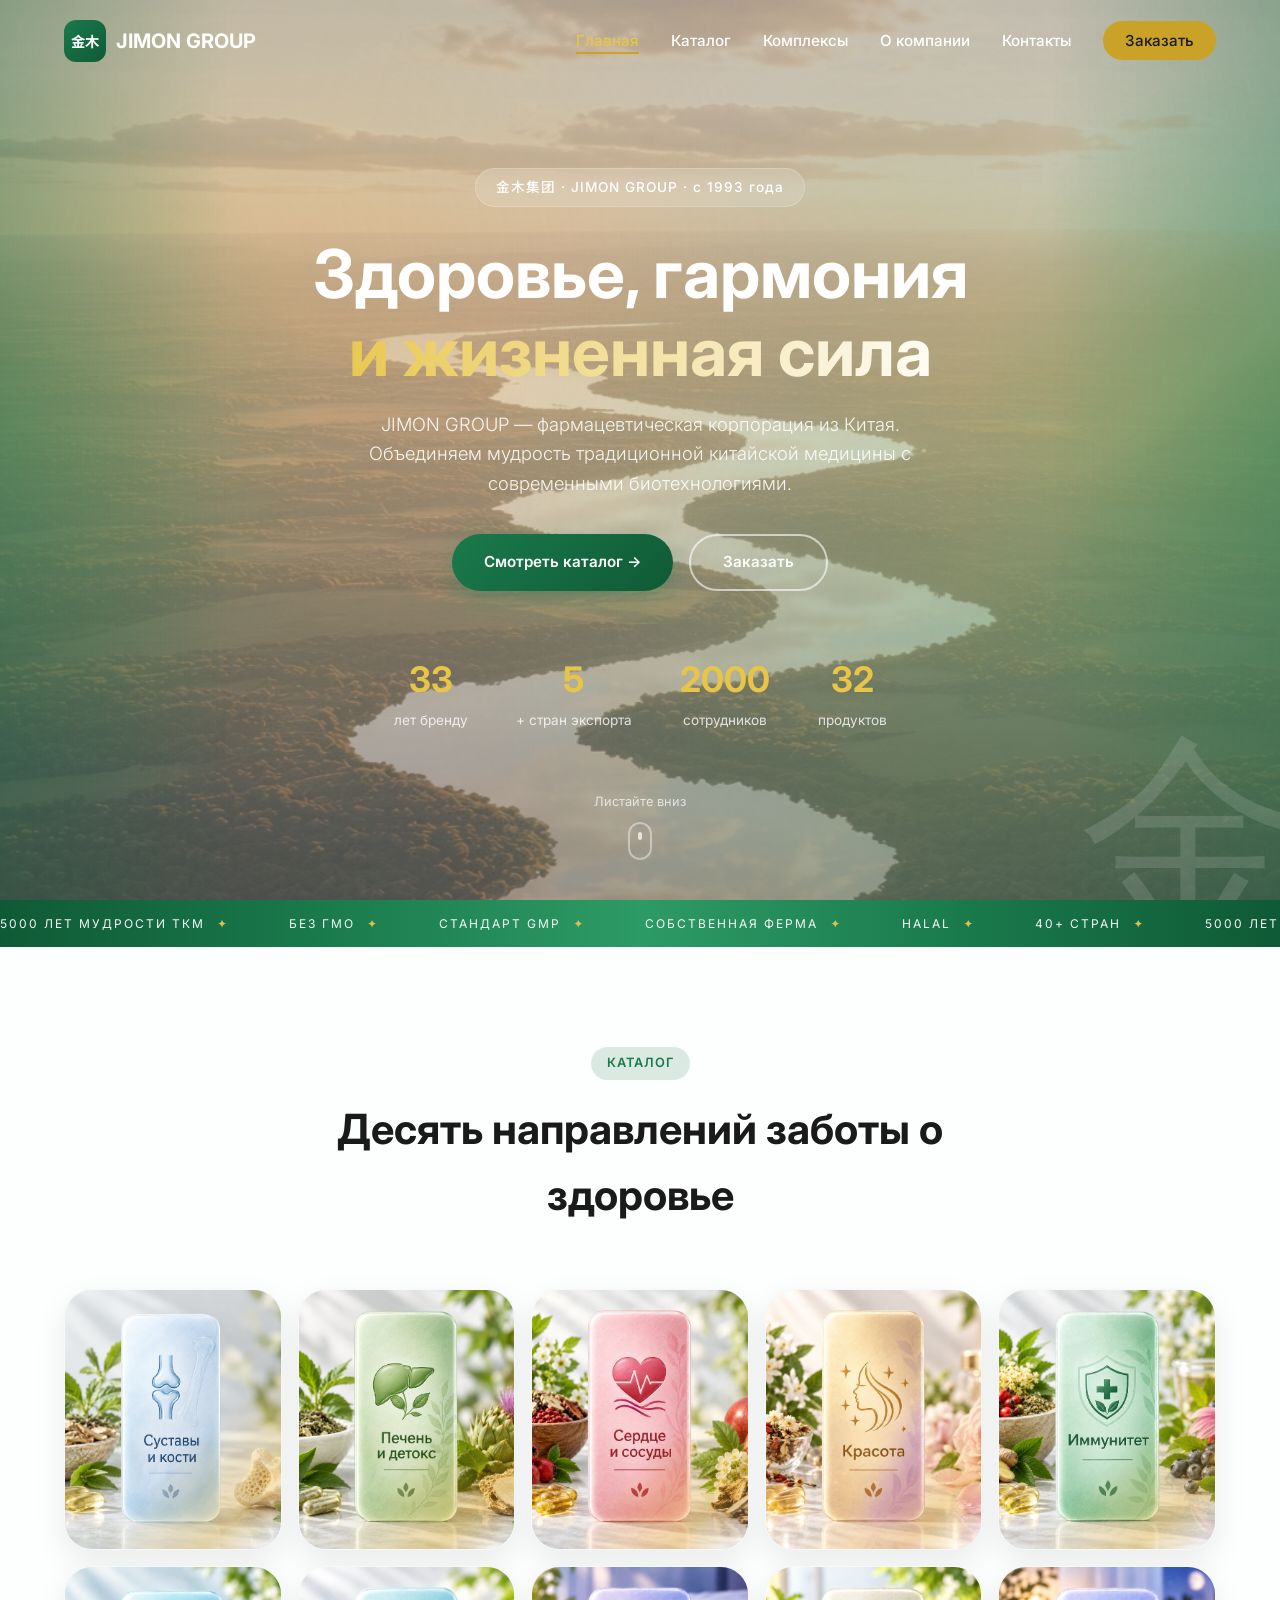
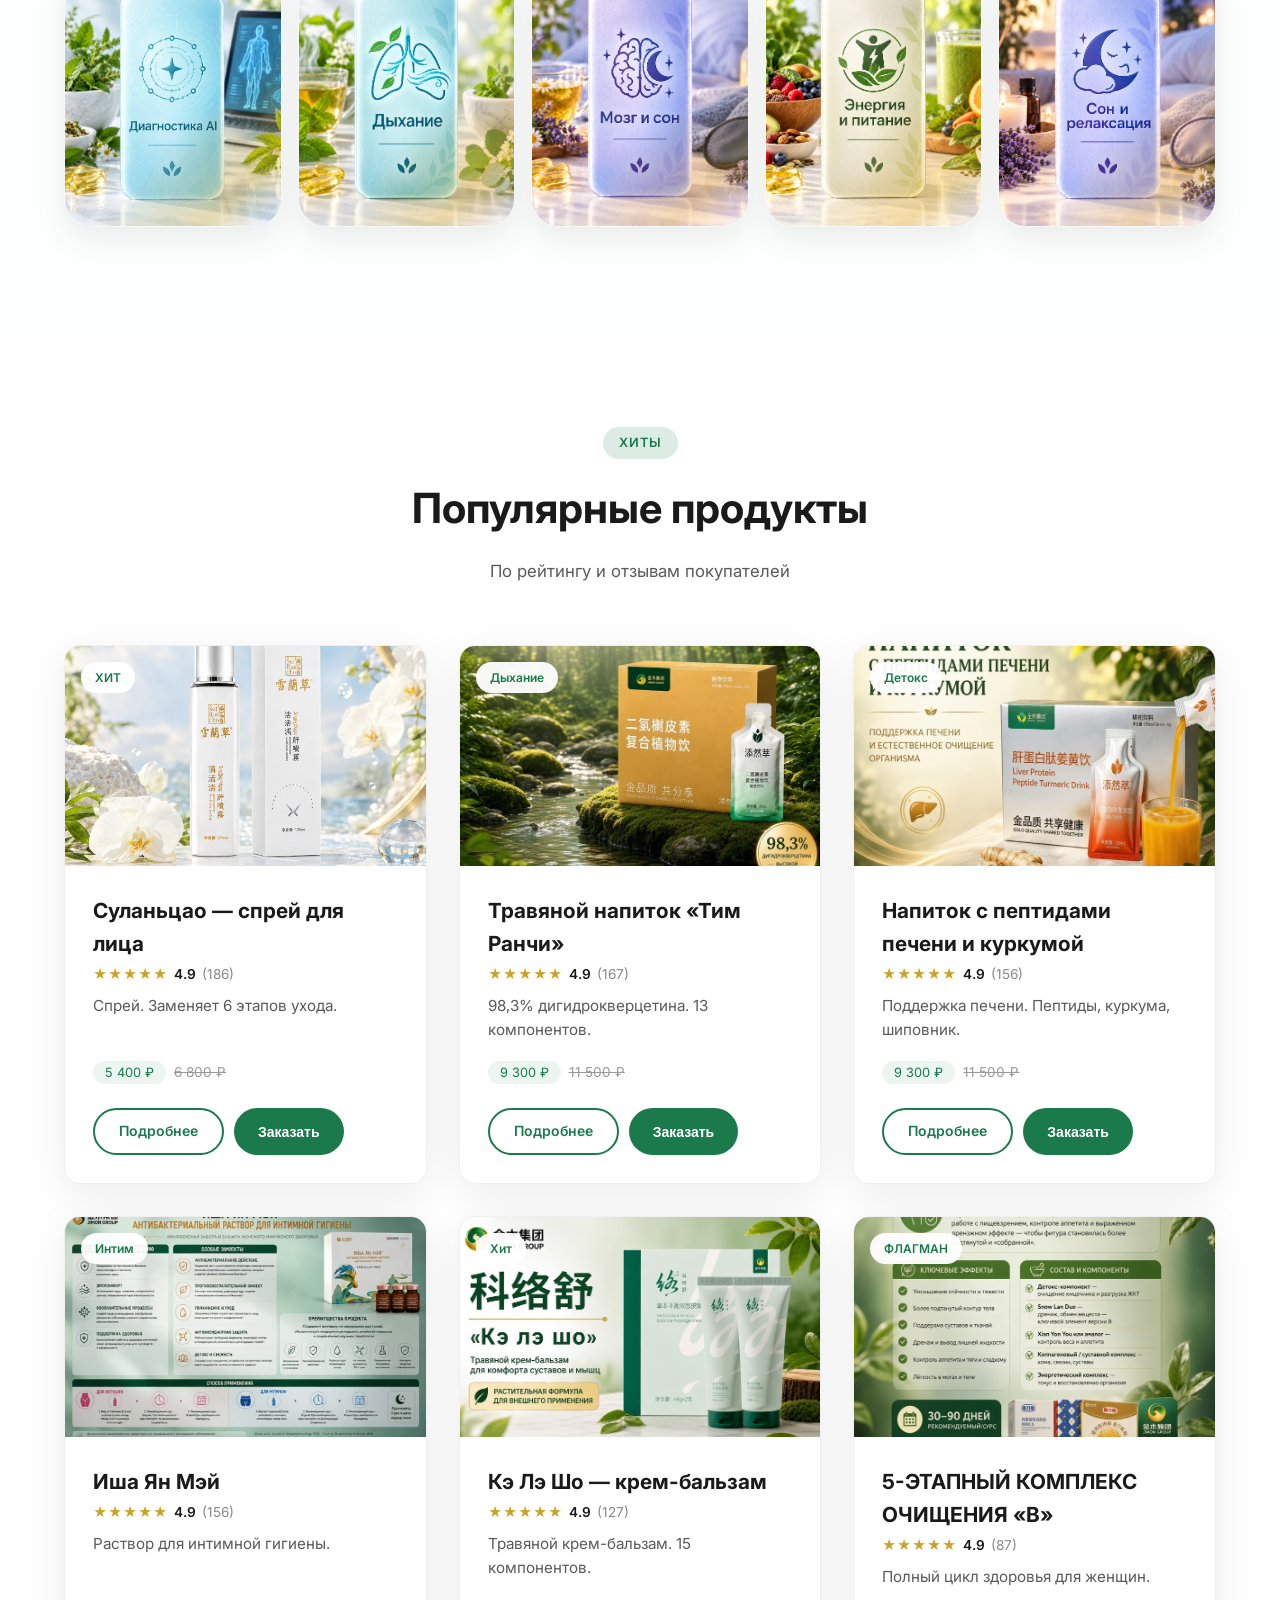
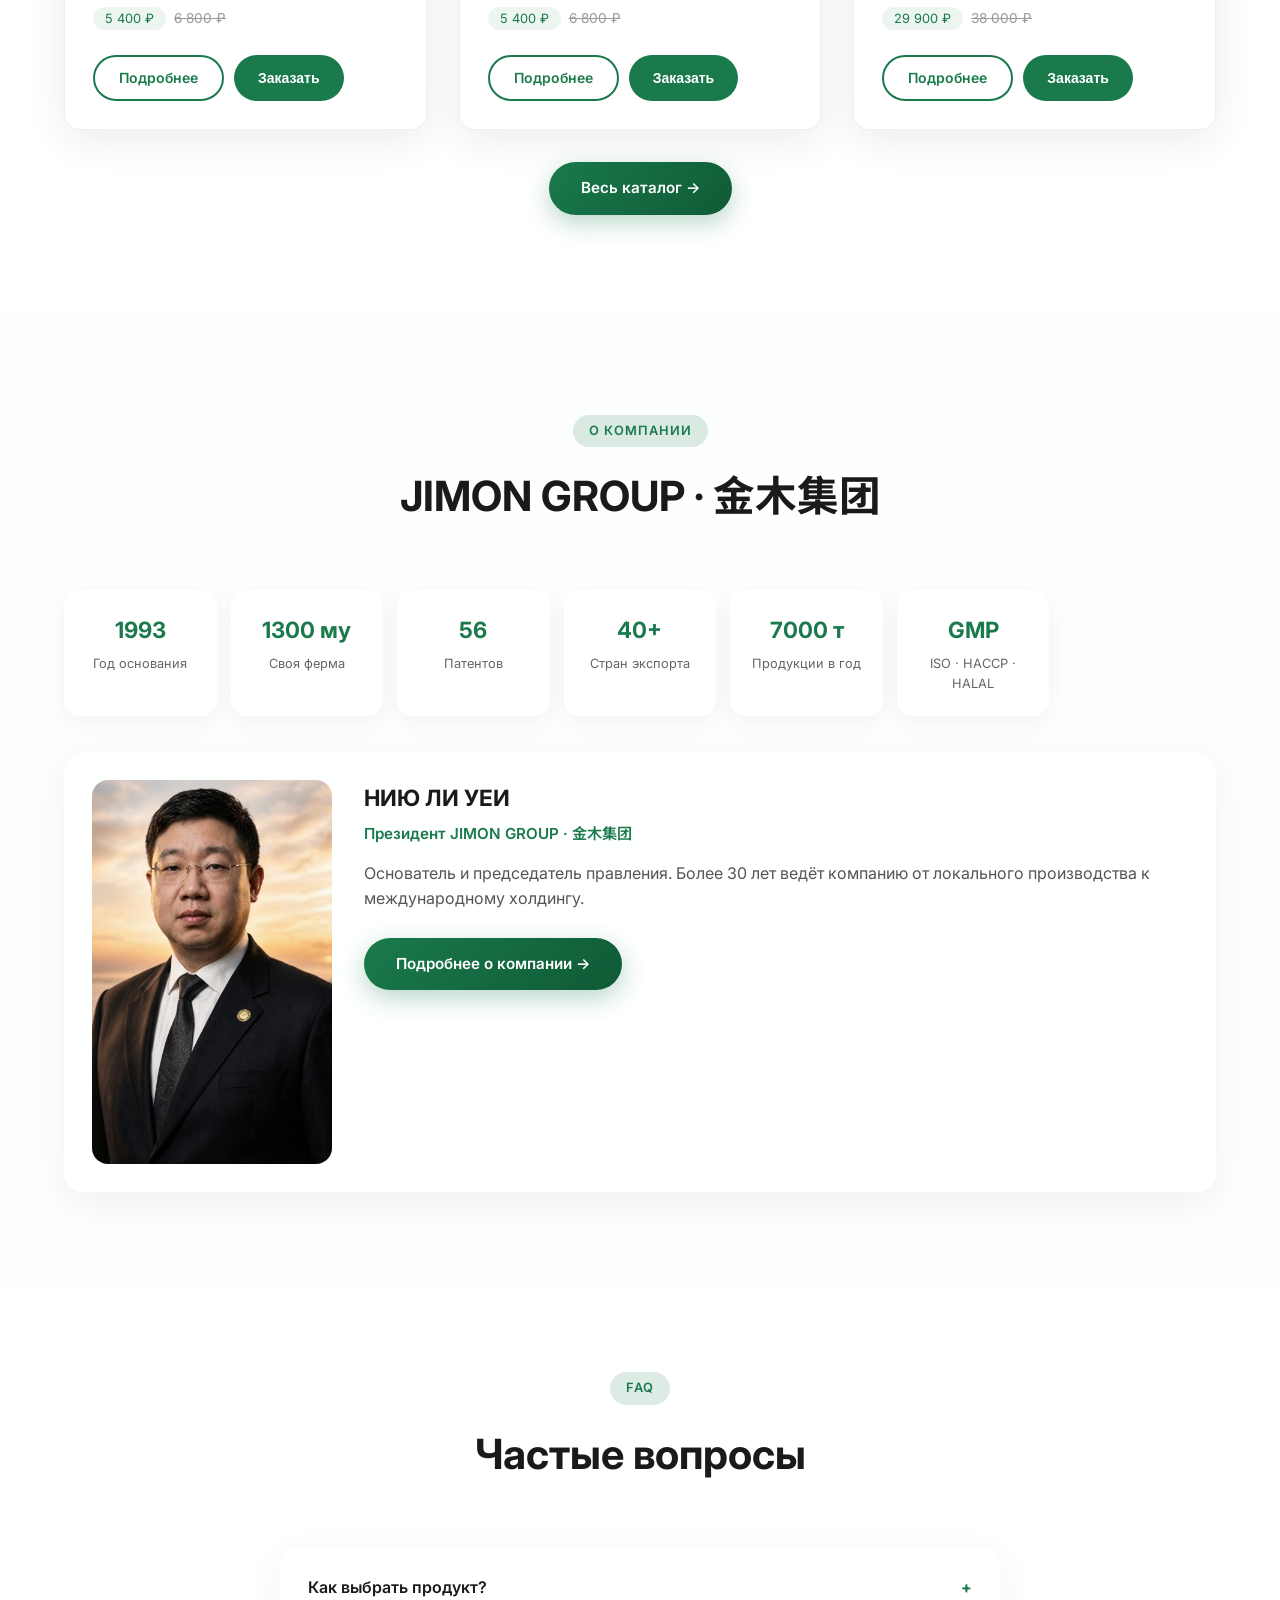
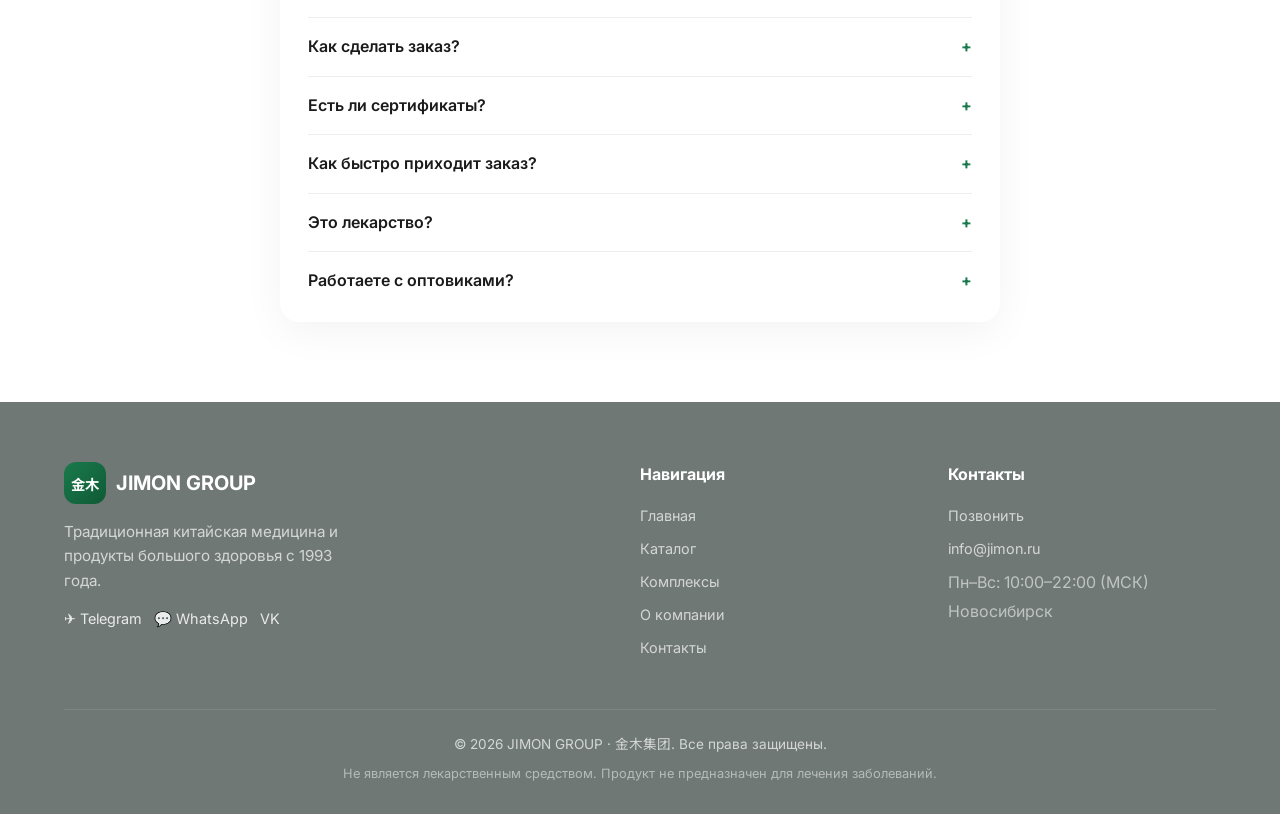
<file: index.html>
<!DOCTYPE html>
<!-- JIMON GROUP · выпуск v37 · river v11 + glow v34 -->
<html lang="ru">
<head>
  <meta charset="UTF-8">
  <link rel="icon" type="image/png" href="favicon.png">
  <meta name="viewport" content="width=device-width, initial-scale=1.0">
  <title>JIMON GROUP — Здоровье. Гармония. Жизненная сила</title>
  <meta name="description" content="JIMON GROUP">
  <link rel="preconnect" href="https://fonts.googleapis.com">
  <link rel="preconnect" href="https://fonts.gstatic.com" crossorigin>
  <link href="https://fonts.googleapis.com/css2?family=Inter:wght@300;400;500;600;700&family=Noto+Sans+SC:wght@400;500;700&display=swap" rel="stylesheet">
  <link rel="stylesheet" href="css/style.css?v=38">
</head>
<body>
  <div class="river-flow" aria-hidden="true"><div class="river-track"></div></div>
  <nav class="navbar" id="navbar">
    <div class="container nav-container">
      <a href="index.html" class="logo"><span class="logo-icon">金木</span><span class="logo-text">JIMON GROUP</span></a>
      <ul class="nav-links">
        <li><a href="index.html" class="active">Главная</a></li>
        <li><a href="catalog.html">Каталог</a></li>
        <li><a href="advantages.html">Комплексы</a></li>
        <li><a href="about.html">О компании</a></li>
        <li><a href="contact.html">Контакты</a></li>
        <li><a href="#" class="btn-nav" onclick="openOrderModal();return false;">Заказать</a></li>
      </ul>
      <button class="burger" id="burger" aria-label="Меню"><span></span><span></span><span></span></button>
    </div>
  </nav>

  <header class="hero" id="hero">
    <div class="hero-overlay"></div>
    <div class="hero-content">
      <div class="hero-badge">金木集团 · JIMON GROUP · с 1993 года</div>
      <h1 class="hero-title"><span class="line">Здоровье, гармония</span><span class="line accent">и жизненная сила</span></h1>
      <p class="hero-subtitle">JIMON GROUP — фармацевтическая корпорация из Китая. Объединяем мудрость традиционной китайской медицины с современными биотехнологиями.</p>
      <div class="hero-cta">
        <a href="catalog.html" class="btn btn-primary">Смотреть каталог →</a>
        <a href="#" class="btn btn-outline" onclick="openOrderModal();return false;">Заказать</a>
      </div>
      <div class="hero-stats">
        <div class="stat"><span class="stat-num" data-count="33">0</span><span class="stat-label">лет бренду</span></div>
        <div class="stat"><span class="stat-num" data-count="5">0</span><span class="stat-label">+ стран экспорта</span></div>
        <div class="stat"><span class="stat-num" data-count="2000">0</span><span class="stat-label">сотрудников</span></div>
        <div class="stat"><span class="stat-num" data-count="32">0</span><span class="stat-label">продуктов</span></div>
      </div>
    </div>
    <div class="scroll-indicator"><span>Листайте вниз</span><div class="mouse"></div></div>
  </header>
  <div class="marquee" aria-hidden="true"><div class="marquee__track"><span>5000 лет мудрости ТКМ</span><span>Без ГМО</span><span>Стандарт GMP</span><span>Собственная ферма</span><span>HALAL</span><span>40+ стран</span><span>5000 лет мудрости ТКМ</span><span>Без ГМО</span><span>Стандарт GMP</span><span>Собственная ферма</span><span>HALAL</span><span>40+ стран</span></div></div>
  <section class="about">
    <div class="container">
      <div class="section-header"><span class="section-tag">Каталог</span><h2 class="section-title">Десять направлений заботы о здоровье</h2></div>
            <div class="about-grid">
        <a href="catalog.html?cat=joints" class="about-card about-card--joints about-card--photo">
          <img class="about-photo" src="images/categories/joints.jpg" alt="Суставы и кости" width="720" height="720" loading="lazy" decoding="async">
          <h3>Суставы<br>и кости</h3>
          <p>Коллаген, хондропротекторы</p>
        </a>
        <a href="catalog.html?cat=liver" class="about-card about-card--liver about-card--photo">
          <img class="about-photo" src="images/categories/liver.jpg" alt="Печень и детокс" width="720" height="720" loading="lazy" decoding="async">
          <h3>Печень<br>и детокс</h3>
          <p>Пептиды, куркума, комплексы</p>
        </a>
        <a href="catalog.html?cat=heart" class="about-card about-card--heart about-card--photo">
          <img class="about-photo" src="images/categories/heart.jpg" alt="Сердце и сосуды" width="720" height="720" loading="lazy" decoding="async">
          <h3>Сердце<br>и сосуды</h3>
          <p>Натто, шелковица</p>
        </a>
        <a href="catalog.html?cat=beauty" class="about-card about-card--beauty about-card--photo">
          <img class="about-photo" src="images/categories/beauty.jpg" alt="Красота" width="720" height="720" loading="lazy" decoding="async">
          <h3>Красота</h3>
          <p>Пептиды, спреи, уход</p>
        </a>
        <a href="catalog.html?cat=immunity" class="about-card about-card--immunity about-card--photo">
          <img class="about-photo" src="images/categories/immunity.jpg" alt="Иммунитет" width="720" height="720" loading="lazy" decoding="async">
          <h3>Иммунитет</h3>
          <p>Цикорий, пробиотики</p>
        </a>
        <a href="catalog.html?cat=diagnostics" class="about-card about-card--ai about-card--photo">
          <img class="about-photo" src="images/categories/diagnostics.jpg" alt="Диагностика AI" width="720" height="720" loading="lazy" decoding="async">
          <h3>Диагностика AI</h3>
          <p>Подбор продуктов</p>
        </a>
        
		        <a href="catalog.html?cat=breath" class="about-card about-card--breath about-card--photo">
          <img class="about-photo" src="images/categories/breath.jpg" alt="Дыхание" width="720" height="720" loading="lazy" decoding="async">
          <h3>Дыхание</h3>
          <p>Травяные напитки</p>
        </a>

        <a href="catalog.html?cat=brain" class="about-card about-card--brain about-card--photo">
          <img class="about-photo" src="images/categories/brain.jpg" alt="Мозг" width="720" height="720" loading="lazy" decoding="async">
          <h3>Мозг</h3>
          <p>Память, концентрация</p>
        </a>

        <a href="catalog.html?cat=energy" class="about-card about-card--energy about-card--photo">
          <img class="about-photo" src="images/categories/energy.jpg" alt="Энергия и питание" width="720" height="720" loading="lazy" decoding="async">
          <h3>Энергия<br>и питание</h3>
          <p>Женьшень, каши, тонус, нефрит</p>
        </a>

        <a href="catalog.html?cat=sleep" class="about-card about-card--sleep about-card--photo">
          <img class="about-photo" src="images/categories/sleep.jpg" alt="Сон и релаксация" width="720" height="720" loading="lazy" decoding="async">
          <h3>Сон<br>и релаксация</h3>
          <p>Напитки, ванночки, расслабление</p>
        </a>
      </div>
</div>
  </section>
  <section class="catalog" id="hits">
    <div class="container">
      <div class="section-header">
        <span class="section-tag">Хиты</span>
        <h2 class="section-title">Популярные продукты</h2>
        <p class="section-desc">По рейтингу и отзывам покупателей</p>
      </div>
      <div class="products-grid">
        <article class="product-card " data-category="beauty" data-title="суланьцао — спрей для лица" data-search="суланьцао — спрей для лица спрей. заменяет 6 этапов ухода. красота beauty хит" data-rating="4.9" data-price="5400" data-id="sulancho">
          <div class="product-image"><img src="images/products/sulancho.jpg" alt="Суланьцао — спрей для лица" loading="lazy" class="img-fade"><div class="product-badge">ХИТ</div></div>
          <div class="product-info">
            <h3 class="product-title">Суланьцао — спрей для лица</h3>
            <div class="product-rating"><span class="stars">★★★★★</span> <span class="rating-num">4.9</span> <span class="reviews">(186)</span></div>
            <p class="product-desc">Спрей. Заменяет 6 этапов ухода.</p>
            <div class="product-meta"><span class="product-series">5 400 ₽</span><span class="old-price">6 800 ₽</span></div>
            <div class="product-actions">
              <a class="btn btn-sm btn-outline-green" href="product.html?id=sulancho">Подробнее</a>
              <button type="button" class="btn btn-sm" onclick="openOrderModal('Суланьцао — спрей для лица')">Заказать</button>
            </div>
          </div>
        </article>
        <article class="product-card " data-category="breath" data-title="травяной напиток «тим ранчи»" data-search="травяной напиток «тим ранчи» 98,3% дигидрокверцетина. 13 компонентов. дыхание breath дыхание" data-rating="4.9" data-price="9300" data-id="tim-ranchi">
          <div class="product-image"><img src="images/products/tim-ranchi.jpg" alt="Травяной напиток «Тим Ранчи»" loading="lazy" class="img-fade"><div class="product-badge">Дыхание</div></div>
          <div class="product-info">
            <h3 class="product-title">Травяной напиток «Тим Ранчи»</h3>
            <div class="product-rating"><span class="stars">★★★★★</span> <span class="rating-num">4.9</span> <span class="reviews">(167)</span></div>
            <p class="product-desc">98,3% дигидрокверцетина. 13 компонентов.</p>
            <div class="product-meta"><span class="product-series">9 300 ₽</span><span class="old-price">11 500 ₽</span></div>
            <div class="product-actions">
              <a class="btn btn-sm btn-outline-green" href="product.html?id=tim-ranchi">Подробнее</a>
              <button type="button" class="btn btn-sm" onclick="openOrderModal('Травяной напиток «Тим Ранчи»')">Заказать</button>
            </div>
          </div>
        </article>
        <article class="product-card " data-category="liver" data-title="напиток с пептидами печени и куркумой" data-search="напиток с пептидами печени и куркумой поддержка печени. пептиды, куркума, шиповник. печень liver детокс" data-rating="4.9" data-price="9300" data-id="liver-peptide">
          <div class="product-image"><img src="images/products/liver-peptide.jpg" alt="Напиток с пептидами печени и куркумой" loading="lazy" class="img-fade"><div class="product-badge">Детокс</div></div>
          <div class="product-info">
            <h3 class="product-title">Напиток с пептидами печени и куркумой</h3>
            <div class="product-rating"><span class="stars">★★★★★</span> <span class="rating-num">4.9</span> <span class="reviews">(156)</span></div>
            <p class="product-desc">Поддержка печени. Пептиды, куркума, шиповник.</p>
            <div class="product-meta"><span class="product-series">9 300 ₽</span><span class="old-price">11 500 ₽</span></div>
            <div class="product-actions">
              <a class="btn btn-sm btn-outline-green" href="product.html?id=liver-peptide">Подробнее</a>
              <button type="button" class="btn btn-sm" onclick="openOrderModal('Напиток с пептидами печени и куркумой')">Заказать</button>
            </div>
          </div>
        </article>
        <article class="product-card " data-category="beauty" data-title="иша ян мэй" data-search="иша ян мэй раствор для интимной гигиены. красота beauty интим" data-rating="4.9" data-price="5400" data-id="isha-yan-mey">
          <div class="product-image"><img src="images/products/isha-yan-mey.jpg" alt="Иша Ян Мэй" loading="lazy" class="img-fade"><div class="product-badge">Интим</div></div>
          <div class="product-info">
            <h3 class="product-title">Иша Ян Мэй</h3>
            <div class="product-rating"><span class="stars">★★★★★</span> <span class="rating-num">4.9</span> <span class="reviews">(156)</span></div>
            <p class="product-desc">Раствор для интимной гигиены.</p>
            <div class="product-meta"><span class="product-series">5 400 ₽</span><span class="old-price">6 800 ₽</span></div>
            <div class="product-actions">
              <a class="btn btn-sm btn-outline-green" href="product.html?id=isha-yan-mey">Подробнее</a>
              <button type="button" class="btn btn-sm" onclick="openOrderModal('Иша Ян Мэй')">Заказать</button>
            </div>
          </div>
        </article>
        <article class="product-card " data-category="joints" data-title="кэ лэ шо — крем-бальзам" data-search="кэ лэ шо — крем-бальзам травяной крем-бальзам. 15 компонентов. суставы joints хит" data-rating="4.9" data-price="5400" data-id="ke-le-sho">
          <div class="product-image"><img src="images/products/ke-le-sho.jpg" alt="Кэ Лэ Шо — крем-бальзам" loading="lazy" class="img-fade"><div class="product-badge">Хит</div></div>
          <div class="product-info">
            <h3 class="product-title">Кэ Лэ Шо — крем-бальзам</h3>
            <div class="product-rating"><span class="stars">★★★★★</span> <span class="rating-num">4.9</span> <span class="reviews">(127)</span></div>
            <p class="product-desc">Травяной крем-бальзам. 15 компонентов.</p>
            <div class="product-meta"><span class="product-series">5 400 ₽</span><span class="old-price">6 800 ₽</span></div>
            <div class="product-actions">
              <a class="btn btn-sm btn-outline-green" href="product.html?id=ke-le-sho">Подробнее</a>
              <button type="button" class="btn btn-sm" onclick="openOrderModal('Кэ Лэ Шо — крем-бальзам')">Заказать</button>
            </div>
          </div>
        </article>
        <article class="product-card " data-category="liver" data-title="5-этапный комплекс очищения «в»" data-search="5-этапный комплекс очищения «в» полный цикл здоровья для женщин. детокс liver флагман" data-rating="4.9" data-price="29900" data-id="complex-v">
          <div class="product-image"><img src="images/products/complex-v.jpg" alt="5-ЭТАПНЫЙ КОМПЛЕКС ОЧИЩЕНИЯ «В»" loading="lazy" class="img-fade"><div class="product-badge">ФЛАГМАН</div></div>
          <div class="product-info">
            <h3 class="product-title">5-ЭТАПНЫЙ КОМПЛЕКС ОЧИЩЕНИЯ «В»</h3>
            <div class="product-rating"><span class="stars">★★★★★</span> <span class="rating-num">4.9</span> <span class="reviews">(87)</span></div>
            <p class="product-desc">Полный цикл здоровья для женщин.</p>
            <div class="product-meta"><span class="product-series">29 900 ₽</span><span class="old-price">38 000 ₽</span></div>
            <div class="product-actions">
              <a class="btn btn-sm btn-outline-green" href="product.html?id=complex-v">Подробнее</a>
              <button type="button" class="btn btn-sm" onclick="openOrderModal('5-ЭТАПНЫЙ КОМПЛЕКС ОЧИЩЕНИЯ «В»')">Заказать</button>
            </div>
          </div>
        </article></div>
      <div style="text-align:center;margin-top:32px"><a href="catalog.html" class="btn btn-primary">Весь каталог →</a></div>
    </div>
  </section>

  
  <section class="about" id="about-preview">
    <div class="container">
      <div class="section-header">
        <span class="section-tag">О компании</span>
        <h2 class="section-title">JIMON GROUP · 金木集团</h2>
      </div>
      <div class="facts-grid">
        <div class="fact-card"><div class="fact-num">1993</div><div class="fact-label">Год основания</div></div>
        <div class="fact-card"><div class="fact-num">1300 му</div><div class="fact-label">Своя ферма</div></div>
        <div class="fact-card"><div class="fact-num">56</div><div class="fact-label">Патентов</div></div>
        <div class="fact-card"><div class="fact-num">40+</div><div class="fact-label">Стран экспорта</div></div>
        <div class="fact-card"><div class="fact-num">7000 т</div><div class="fact-label">Продукции в год</div></div>
        <div class="fact-card"><div class="fact-num">GMP</div><div class="fact-label">ISO · HACCP · HALAL</div></div>
      </div>
      <div class="president president--compact">
        <div class="president__photo">
          <img src="images/president.jpg" alt="НИЮ ЛИ УЕИ" onerror="this.src='images/products/president.jpg'">
        </div>
        <div class="president__info">
          <h3>НИЮ ЛИ УЕИ</h3>
          <div class="role">Президент JIMON GROUP · 金木集团</div>
          <p>Основатель и председатель правления. Более 30 лет ведёт компанию от локального производства к международному холдингу.</p>
          <a href="about.html" class="btn btn-primary" style="margin-top:16px">Подробнее о компании →</a>
        </div>
      </div>
    </div>
  </section>

  <section class="faq-section" id="faq">
    <div class="container">
      <div class="section-header">
        <span class="section-tag">FAQ</span>
        <h2 class="section-title">Частые вопросы</h2>
      </div>
      <div class="faq-list">
        <details><summary>Как выбрать продукт?</summary><p>Определите цель: детокс, суставы, сердце, кожа, иммунитет. Напишите нам — поможем подобрать.</p></details>
        <details><summary>Как сделать заказ?</summary><p>Нажмите кнопку «Заказать» — откроются мессенджеры. Напишите нам, и менеджер оформит заказ.</p></details>
        <details><summary>Есть ли сертификаты?</summary><p>GMP, ISO, HACCP, HALAL, FSSC 22000, KOSHER.</p></details>
        <details><summary>Как быстро приходит заказ?</summary><p>3–7 рабочих дней по России. Отправка из Новосибирска.</p></details>
        <details><summary>Это лекарство?</summary><p>Нет, БАД и функциональное питание. Проконсультируйтесь со специалистом.</p></details>
        <details><summary>Работаете с оптовиками?</summary><p>Да, напишите нам.</p></details>
      </div>
    </div>
  </section>

  <footer class="footer">
    <div class="container">
      <div class="footer-top">
        <div class="footer-brand">
          <div class="logo"><span class="logo-icon">金木</span><span class="logo-text">JIMON GROUP</span></div>
          <p>Традиционная китайская медицина и продукты большого здоровья с 1993 года.</p>
          <div class="footer-social">
            <a href="https://t.me/+lIERYWNvJ9JjNWFi" target="_blank" rel="noopener" title="Telegram">✈️ Telegram</a>
            <a href="https://wa.me/79513508528" target="_blank" rel="noopener" title="WhatsApp">💬 WhatsApp</a>
            <a href="https://vk.com/" target="_blank" rel="noopener" title="VK">VK</a>
          </div>
        </div>
        <div class="footer-links">
          <h4>Навигация</h4>
          <a href="index.html">Главная</a>
          <a href="catalog.html">Каталог</a>
          <a href="advantages.html">Комплексы</a>
          <a href="about.html">О компании</a>
          <a href="contact.html">Контакты</a>
        </div>
        <div class="footer-links">
          <h4>Контакты</h4>
          <a href="tel:+70000000000">Позвонить</a>
          <a href="mailto:info@jimon.ru">info@jimon.ru</a>
          <span style="display:block;margin-top:6px;opacity:0.8">Пн–Вс: 10:00–22:00 (МСК)</span>
          <span style="display:block;margin-top:4px;opacity:0.8">Новосибирск</span>
        </div>
      </div>
      <div class="footer-bottom">
        <p>© 2026 JIMON GROUP · 金木集团. Все права защищены.</p>
        <p style="margin-top:8px;font-size:0.8rem;opacity:0.7">Не является лекарственным средством. Продукт не предназначен для лечения заболеваний.</p>
      </div>
    </div>
  </footer>
  <button class="totop" id="totop" aria-label="Наверх">↑</button>
  <div class="toast" id="toast"><span>✓</span> <span id="toastText">Готово</span></div>

  <div class="product-modal" id="productModal" aria-hidden="true">
    <div class="product-modal__backdrop" onclick="closeProductModal()"></div>
    <div class="product-modal__box">
      <button class="product-modal__close" onclick="closeProductModal()">✕</button>
      <div class="product-modal__grid">
        <div class="product-modal__img" id="pmImg"></div>
        <div class="product-modal__info">
          <span class="product-modal__cat" id="pmCat"></span>
          <h2 id="pmTitle"></h2>
          <div class="product-modal__rating" id="pmRating"></div>
          <p class="product-modal__desc" id="pmDesc"></p>
          <div class="product-modal__quick" id="pmQuick"></div>
          <div class="product-modal__price-row">
            <div class="product-modal__price" id="pmPrice"></div>
            <div class="product-modal__oldprice" id="pmOldPrice"></div>
          </div>
          <div class="product-modal__actions">
            <button type="button" class="btn btn-primary" id="pmOrderBtn">Заказать</button>
            <a class="btn btn-outline-green" id="pmShareLink" href="#">Открыть страницу</a>
          </div>
        </div>
      </div>
      <div class="product-modal__tabs">
        <div class="tabs__nav" id="pmTabsNav">
          <button type="button" class="tabs__btn active" data-tab="desc">Описание</button>
          <button type="button" class="tabs__btn" data-tab="composition">Состав</button>
          <button type="button" class="tabs__btn" data-tab="indications">Показания</button>
          <button type="button" class="tabs__btn" data-tab="application">Применение</button>
          <button type="button" class="tabs__btn" data-tab="results">Результаты</button>
          <button type="button" class="tabs__btn" data-tab="combos">Сочетания</button>
        </div>
        <div class="tabs__content active" id="tab-desc"></div>
        <div class="tabs__content" id="tab-composition"></div>
        <div class="tabs__content" id="tab-indications"></div>
        <div class="tabs__content" id="tab-application"></div>
        <div class="tabs__content" id="tab-results"></div>
        <div class="tabs__content" id="tab-combos"></div>
      </div>
    </div>
  </div>


  <div class="order-modal" id="orderModal" aria-hidden="true">
    <div class="order-modal__backdrop" onclick="closeOrderModal()"></div>
    <div class="order-modal__box">
      <button class="order-modal__close" onclick="closeOrderModal()" aria-label="Закрыть">✕</button>
      <div class="order-modal__icon">🌿</div>
      <h3>Оформить заказ</h3>
      <div class="order-modal__label" id="orderProductLabel"></div>
      <p class="order-modal__hint">Выберите удобный способ связи — менеджер ответит в течение 15 минут и поможет с оформлением.</p>
      <div class="order-modal__list">
        <a href="https://t.me/+lIERYWNvJ9JjNWFi" target="_blank" rel="noopener" class="order-opt" onclick="showToast('Открываем Telegram…')"><span class="ic">✈️</span><span class="name">Telegram</span><span class="arrow">→</span></a>
        <a href="https://wa.me/79513508528" target="_blank" rel="noopener" class="order-opt" onclick="showToast('Открываем WhatsApp…')"><span class="ic">💬</span><span class="name">WhatsApp</span><span class="arrow">→</span></a>
        <a href="https://vk.com/" target="_blank" rel="noopener" class="order-opt"><span class="ic">💙</span><span class="name">ВКонтакте</span><span class="arrow">→</span></a>
      </div>
      <div class="order-modal__faq">
        <details><summary>Это лекарство?</summary><p>Нет. Продукция относится к БАД / косметике / продуктам питания и не является лекарственным средством.</p></details>
        <details><summary>Как быстро ответят?</summary><p>Обычно в течение 15 минут в рабочее время (10:00–22:00 МСК).</p></details>
        <details><summary>Есть доставка?</summary><p>Да. Условия доставки подскажет менеджер при оформлении заказа.</p></details>
      </div>
      <p class="order-modal__footer">Работаем ежедневно с 10:00 до 22:00 (МСК)</p>
    </div>
  </div>

  <script src="js/products-data.js?v=38"></script>
  <script src="js/main.js?v=38"></script>
</body>
</html>
</file>
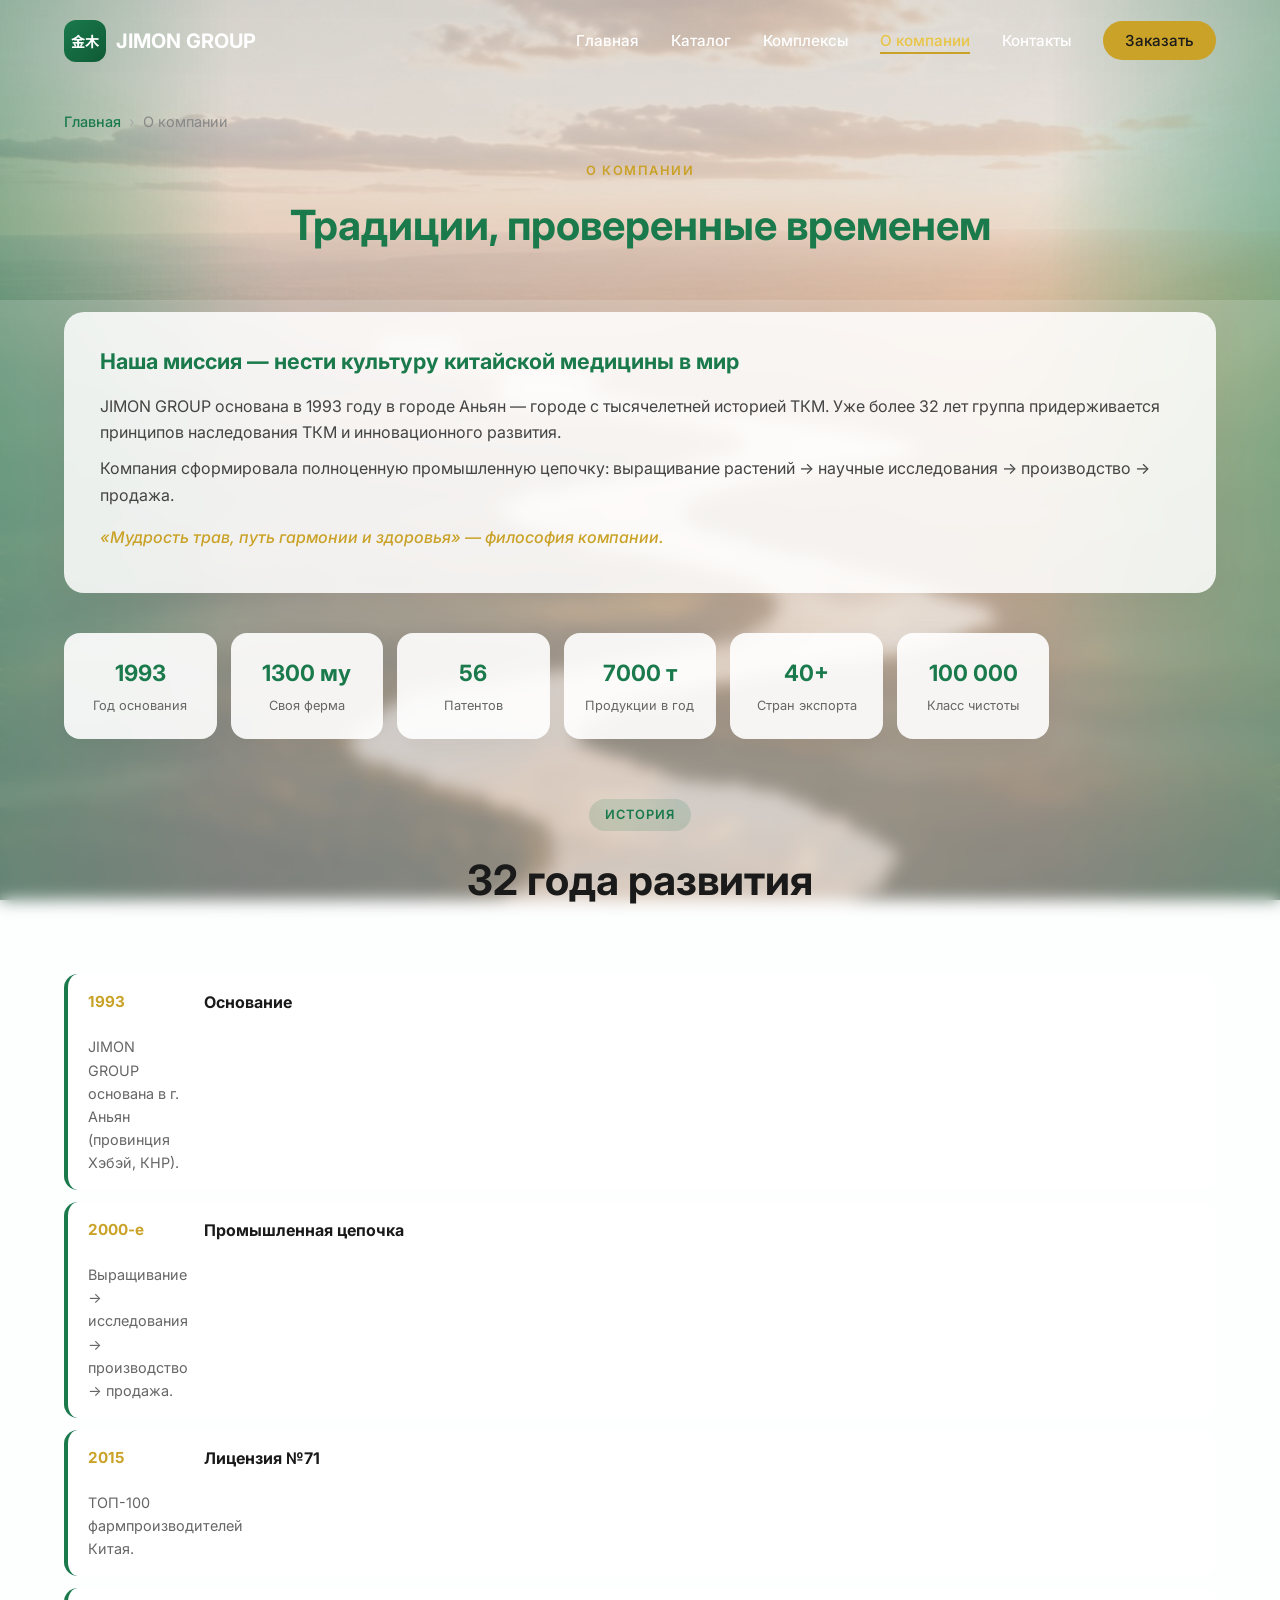
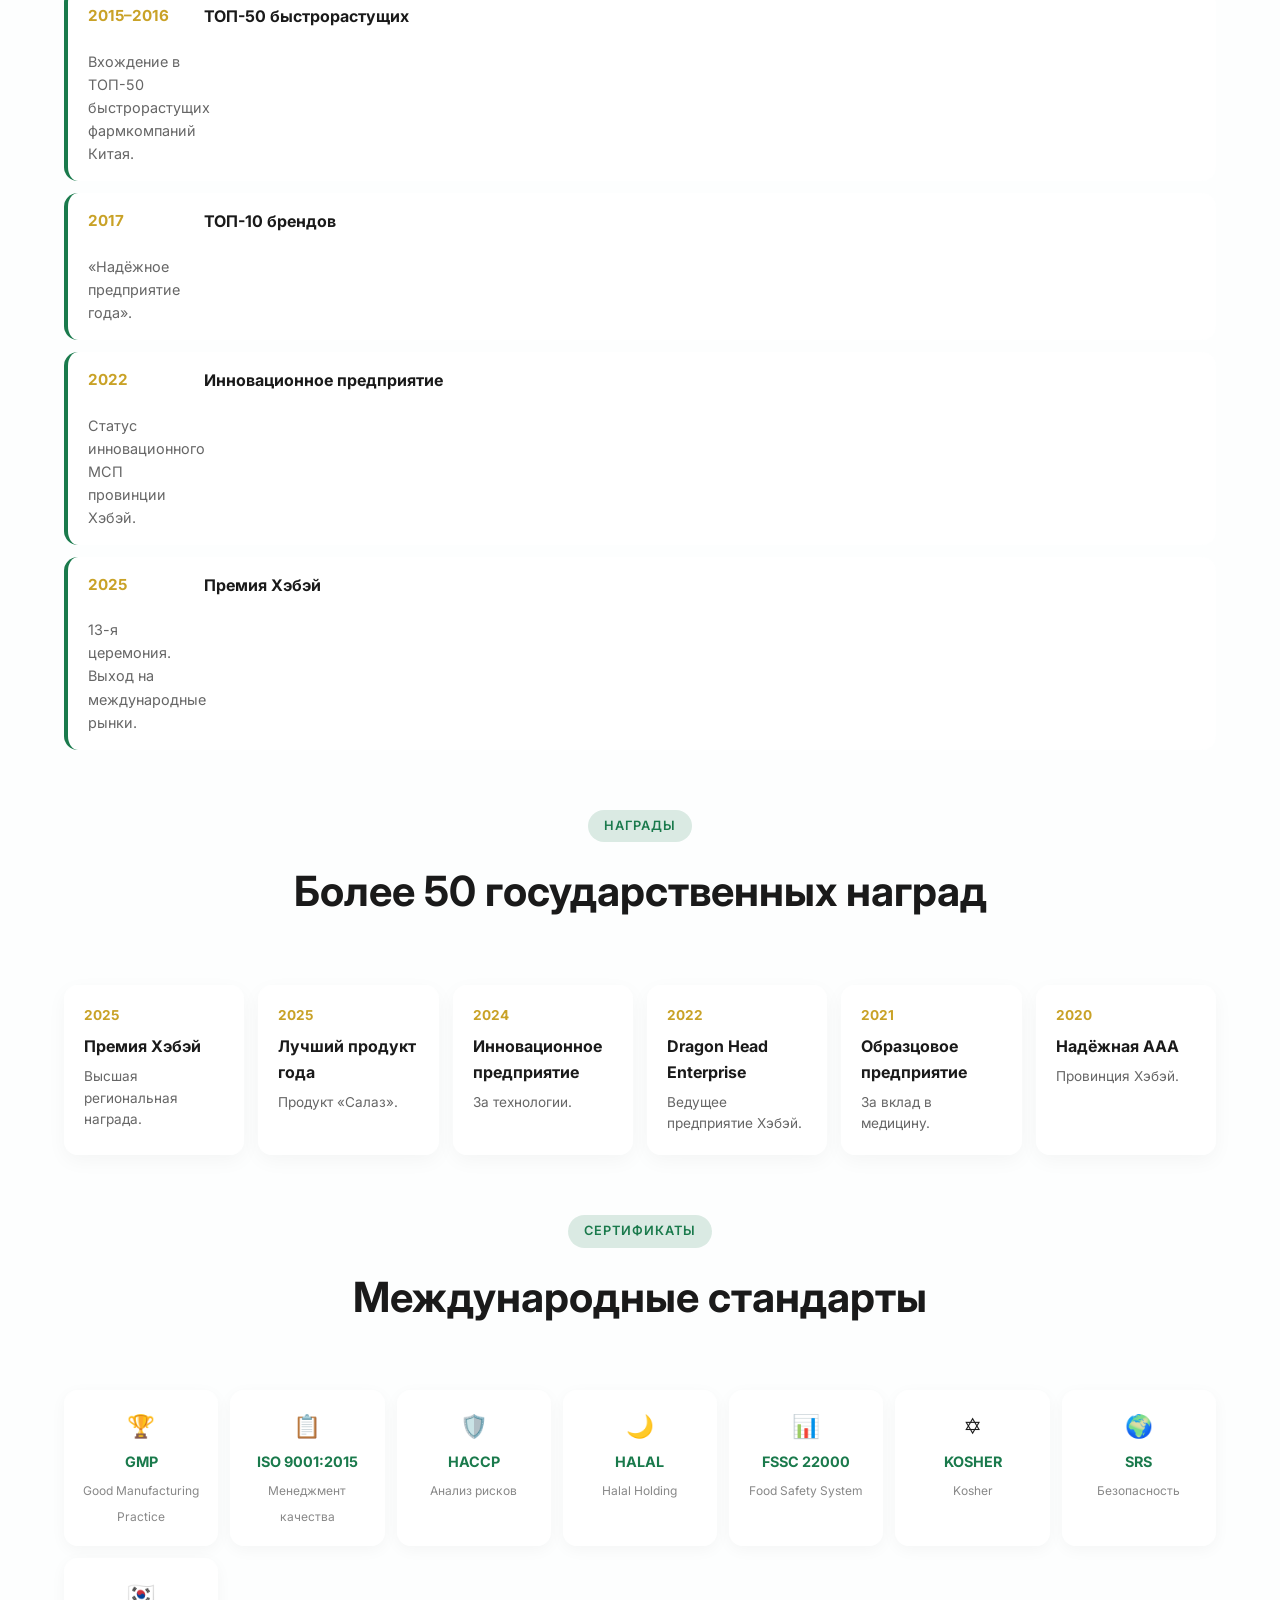
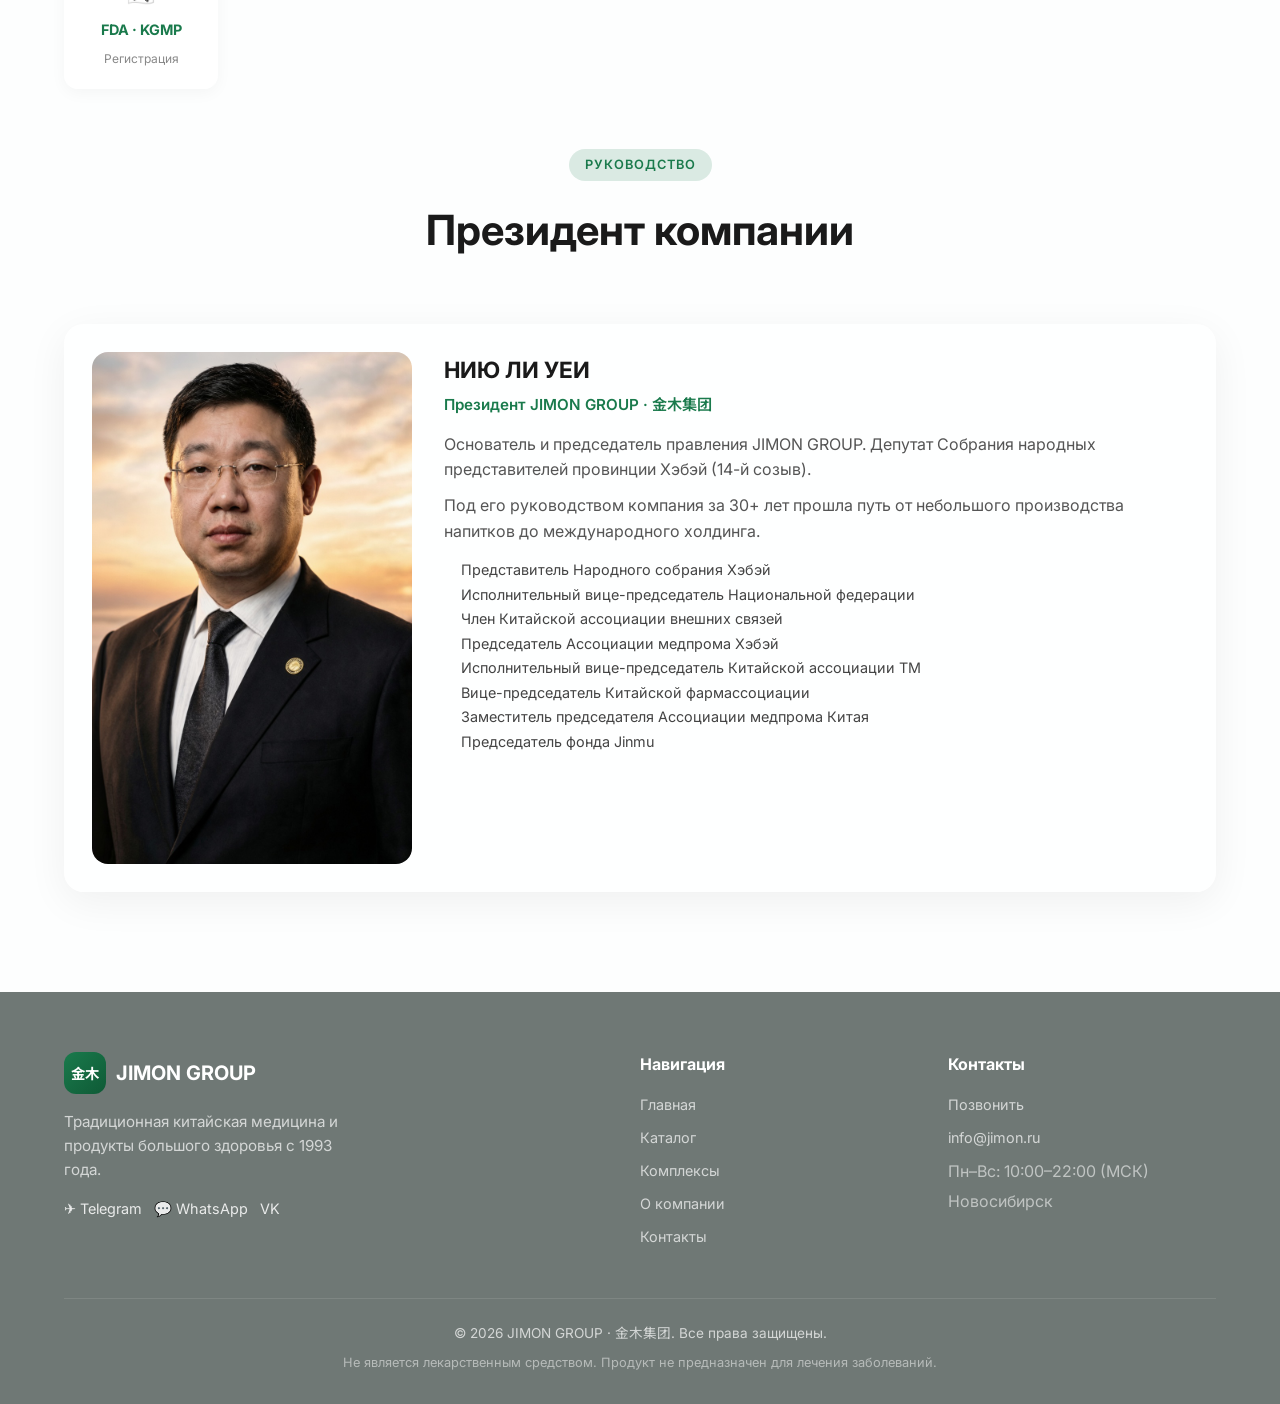
<file: about.html>
<!DOCTYPE html>
<html lang="ru">
<head>
  <meta charset="UTF-8">
  <link rel="icon" type="image/png" href="favicon.png">
  <meta name="viewport" content="width=device-width, initial-scale=1.0">
  <title>О компании — JIMON GROUP</title>
  <meta name="description" content="О компании">
  <link rel="preconnect" href="https://fonts.googleapis.com">
  <link rel="preconnect" href="https://fonts.gstatic.com" crossorigin>
  <link href="https://fonts.googleapis.com/css2?family=Inter:wght@300;400;500;600;700&family=Noto+Sans+SC:wght@400;500;700&display=swap" rel="stylesheet">
  <link rel="stylesheet" href="css/style.css?v=38">
</head>
<body>
  <div class="river-flow" aria-hidden="true"><div class="river-track"></div></div>
  <nav class="navbar" id="navbar">
    <div class="container nav-container">
      <a href="index.html" class="logo"><span class="logo-icon">金木</span><span class="logo-text">JIMON GROUP</span></a>
      <ul class="nav-links">
        <li><a href="index.html">Главная</a></li>
        <li><a href="catalog.html">Каталог</a></li>
        <li><a href="advantages.html">Комплексы</a></li>
        <li><a href="about.html" class="active">О компании</a></li>
        <li><a href="contact.html">Контакты</a></li>
        <li><a href="#" class="btn-nav" onclick="openOrderModal();return false;">Заказать</a></li>
      </ul>
      <button class="burger" id="burger" aria-label="Меню"><span></span><span></span><span></span></button>
    </div>
  </nav>

  <div class="page-top">
    <div class="container"><nav class="breadcrumbs"><a href="index.html">Главная</a><span class="crumb-sep">›</span><span class="crumb-current">О компании</span></nav></div>
    <div class="container"><div class="catalog-head"><span class="catalog-label">О КОМПАНИИ</span><h1 class="catalog-title">Традиции, проверенные временем</h1></div></div>
  </div>
  <section class="about" style="padding-top:12px">
    <div class="container">
      <div class="mission-block">
        <h3>Наша миссия — нести культуру китайской медицины в мир</h3>
        <p>JIMON GROUP основана в 1993 году в городе Аньян — городе с тысячелетней историей ТКМ. Уже более 32 лет группа придерживается принципов наследования ТКМ и инновационного развития.</p>
        <p>Компания сформировала полноценную промышленную цепочку: выращивание растений → научные исследования → производство → продажа.</p>
        <p class="mission-quote">«Мудрость трав, путь гармонии и здоровья» — философия компании.</p>
      </div>

      <div class="facts-grid">
        <div class="fact-card"><div class="fact-num">1993</div><div class="fact-label">Год основания</div></div>
        <div class="fact-card"><div class="fact-num">1300 му</div><div class="fact-label">Своя ферма</div></div>
        <div class="fact-card"><div class="fact-num">56</div><div class="fact-label">Патентов</div></div>
        <div class="fact-card"><div class="fact-num">7000 т</div><div class="fact-label">Продукции в год</div></div>
        <div class="fact-card"><div class="fact-num">40+</div><div class="fact-label">Стран экспорта</div></div>
        <div class="fact-card"><div class="fact-num">100 000</div><div class="fact-label">Класс чистоты</div></div>
      </div>

      <div class="section-header" style="margin-top:60px">
        <span class="section-tag">История</span>
        <h2 class="section-title">32 года развития</h2>
      </div>
      <div class="timeline">
        <div class="tl-item"><div class="tl-year">1993</div><div class="tl-title">Основание</div><div class="tl-text">JIMON GROUP основана в г. Аньян (провинция Хэбэй, КНР).</div></div>
        <div class="tl-item"><div class="tl-year">2000-е</div><div class="tl-title">Промышленная цепочка</div><div class="tl-text">Выращивание → исследования → производство → продажа.</div></div>
        <div class="tl-item"><div class="tl-year">2015</div><div class="tl-title">Лицензия №71</div><div class="tl-text">ТОП-100 фармпроизводителей Китая.</div></div>
        <div class="tl-item"><div class="tl-year">2015–2016</div><div class="tl-title">ТОП-50 быстрорастущих</div><div class="tl-text">Вхождение в ТОП-50 быстрорастущих фармкомпаний Китая.</div></div>
        <div class="tl-item"><div class="tl-year">2017</div><div class="tl-title">ТОП-10 брендов</div><div class="tl-text">«Надёжное предприятие года».</div></div>
        <div class="tl-item"><div class="tl-year">2022</div><div class="tl-title">Инновационное предприятие</div><div class="tl-text">Статус инновационного МСП провинции Хэбэй.</div></div>
        <div class="tl-item"><div class="tl-year">2025</div><div class="tl-title">Премия Хэбэй</div><div class="tl-text">13-я церемония. Выход на международные рынки.</div></div>
      </div>

      <div class="section-header" style="margin-top:60px">
        <span class="section-tag">Награды</span>
        <h2 class="section-title">Более 50 государственных наград</h2>
      </div>
      <div class="awards-grid">
        <div class="award-card"><div class="award-year">2025</div><h4>Премия Хэбэй</h4><p>Высшая региональная награда.</p></div>
        <div class="award-card"><div class="award-year">2025</div><h4>Лучший продукт года</h4><p>Продукт «Салаз».</p></div>
        <div class="award-card"><div class="award-year">2024</div><h4>Инновационное предприятие</h4><p>За технологии.</p></div>
        <div class="award-card"><div class="award-year">2022</div><h4>Dragon Head Enterprise</h4><p>Ведущее предприятие Хэбэй.</p></div>
        <div class="award-card"><div class="award-year">2021</div><h4>Образцовое предприятие</h4><p>За вклад в медицину.</p></div>
        <div class="award-card"><div class="award-year">2020</div><h4>Надёжная ААА</h4><p>Провинция Хэбэй.</p></div>
      </div>

      <div class="section-header" style="margin-top:60px">
        <span class="section-tag">Сертификаты</span>
        <h2 class="section-title">Международные стандарты</h2>
      </div>
      <div class="cert-row">
        <div class="cert-badge"><div class="ic">🏆</div><b>GMP</b><span>Good Manufacturing Practice</span></div>
        <div class="cert-badge"><div class="ic">📋</div><b>ISO 9001:2015</b><span>Менеджмент качества</span></div>
        <div class="cert-badge"><div class="ic">🛡️</div><b>HACCP</b><span>Анализ рисков</span></div>
        <div class="cert-badge"><div class="ic">🌙</div><b>HALAL</b><span>Halal Holding</span></div>
        <div class="cert-badge"><div class="ic">📊</div><b>FSSC 22000</b><span>Food Safety System</span></div>
        <div class="cert-badge"><div class="ic">✡️</div><b>KOSHER</b><span>Kosher</span></div>
        <div class="cert-badge"><div class="ic">🌍</div><b>SRS</b><span>Безопасность</span></div>
        <div class="cert-badge"><div class="ic">🇰🇷</div><b>FDA · KGMP</b><span>Регистрация</span></div>
      </div>

      <div class="section-header" style="margin-top:60px">
        <span class="section-tag">Руководство</span>
        <h2 class="section-title">Президент компании</h2>
      </div>
      <div class="president">
        <div class="president__photo">
          <img src="images/president.jpg" alt="НИЮ ЛИ УЕИ" onerror="this.src='images/products/president.jpg'">
        </div>
        <div class="president__info">
          <h3>НИЮ ЛИ УЕИ</h3>
          <div class="role">Президент JIMON GROUP · 金木集团</div>
          <p>Основатель и председатель правления JIMON GROUP. Депутат Собрания народных представителей провинции Хэбэй (14-й созыв).</p>
          <p>Под его руководством компания за 30+ лет прошла путь от небольшого производства напитков до международного холдинга.</p>
          <ul class="president__roles">
            <li>Представитель Народного собрания Хэбэй</li>
            <li>Исполнительный вице-председатель Национальной федерации</li>
            <li>Член Китайской ассоциации внешних связей</li>
            <li>Председатель Ассоциации медпрома Хэбэй</li>
            <li>Исполнительный вице-председатель Китайской ассоциации ТМ</li>
            <li>Вице-председатель Китайской фармассоциации</li>
            <li>Заместитель председателя Ассоциации медпрома Китая</li>
            <li>Председатель фонда Jinmu</li>
          </ul>
        </div>
      </div>
    </div>
  </section>

  <footer class="footer">
    <div class="container">
      <div class="footer-top">
        <div class="footer-brand">
          <div class="logo"><span class="logo-icon">金木</span><span class="logo-text">JIMON GROUP</span></div>
          <p>Традиционная китайская медицина и продукты большого здоровья с 1993 года.</p>
          <div class="footer-social">
            <a href="https://t.me/+lIERYWNvJ9JjNWFi" target="_blank" rel="noopener" title="Telegram">✈️ Telegram</a>
            <a href="https://wa.me/79513508528" target="_blank" rel="noopener" title="WhatsApp">💬 WhatsApp</a>
            <a href="https://vk.com/" target="_blank" rel="noopener" title="VK">VK</a>
          </div>
        </div>
        <div class="footer-links">
          <h4>Навигация</h4>
          <a href="index.html">Главная</a>
          <a href="catalog.html">Каталог</a>
          <a href="advantages.html">Комплексы</a>
          <a href="about.html">О компании</a>
          <a href="contact.html">Контакты</a>
        </div>
        <div class="footer-links">
          <h4>Контакты</h4>
          <a href="tel:+70000000000">Позвонить</a>
          <a href="mailto:info@jimon.ru">info@jimon.ru</a>
          <span style="display:block;margin-top:6px;opacity:0.8">Пн–Вс: 10:00–22:00 (МСК)</span>
          <span style="display:block;margin-top:4px;opacity:0.8">Новосибирск</span>
        </div>
      </div>
      <div class="footer-bottom">
        <p>© 2026 JIMON GROUP · 金木集团. Все права защищены.</p>
        <p style="margin-top:8px;font-size:0.8rem;opacity:0.7">Не является лекарственным средством. Продукт не предназначен для лечения заболеваний.</p>
      </div>
    </div>
  </footer>
  <button class="totop" id="totop" aria-label="Наверх">↑</button>
  <div class="toast" id="toast"><span>✓</span> <span id="toastText">Готово</span></div>

  <div class="product-modal" id="productModal" aria-hidden="true">
    <div class="product-modal__backdrop" onclick="closeProductModal()"></div>
    <div class="product-modal__box">
      <button class="product-modal__close" onclick="closeProductModal()">✕</button>
      <div class="product-modal__grid">
        <div class="product-modal__img" id="pmImg"></div>
        <div class="product-modal__info">
          <span class="product-modal__cat" id="pmCat"></span>
          <h2 id="pmTitle"></h2>
          <div class="product-modal__rating" id="pmRating"></div>
          <p class="product-modal__desc" id="pmDesc"></p>
          <div class="product-modal__quick" id="pmQuick"></div>
          <div class="product-modal__price-row">
            <div class="product-modal__price" id="pmPrice"></div>
            <div class="product-modal__oldprice" id="pmOldPrice"></div>
          </div>
          <div class="product-modal__actions">
            <button type="button" class="btn btn-primary" id="pmOrderBtn">Заказать</button>
            <a class="btn btn-outline-green" id="pmShareLink" href="#">Открыть страницу</a>
          </div>
        </div>
      </div>
      <div class="product-modal__tabs">
        <div class="tabs__nav" id="pmTabsNav">
          <button type="button" class="tabs__btn active" data-tab="desc">Описание</button>
          <button type="button" class="tabs__btn" data-tab="composition">Состав</button>
          <button type="button" class="tabs__btn" data-tab="indications">Показания</button>
          <button type="button" class="tabs__btn" data-tab="application">Применение</button>
          <button type="button" class="tabs__btn" data-tab="results">Результаты</button>
          <button type="button" class="tabs__btn" data-tab="combos">Сочетания</button>
        </div>
        <div class="tabs__content active" id="tab-desc"></div>
        <div class="tabs__content" id="tab-composition"></div>
        <div class="tabs__content" id="tab-indications"></div>
        <div class="tabs__content" id="tab-application"></div>
        <div class="tabs__content" id="tab-results"></div>
        <div class="tabs__content" id="tab-combos"></div>
      </div>
    </div>
  </div>


  <div class="order-modal" id="orderModal" aria-hidden="true">
    <div class="order-modal__backdrop" onclick="closeOrderModal()"></div>
    <div class="order-modal__box">
      <button class="order-modal__close" onclick="closeOrderModal()" aria-label="Закрыть">✕</button>
      <div class="order-modal__icon">🌿</div>
      <h3>Оформить заказ</h3>
      <div class="order-modal__label" id="orderProductLabel"></div>
      <p class="order-modal__hint">Выберите удобный способ связи — менеджер ответит в течение 15 минут и поможет с оформлением.</p>
      <div class="order-modal__list">
        <a href="https://t.me/+lIERYWNvJ9JjNWFi" target="_blank" rel="noopener" class="order-opt" onclick="showToast('Открываем Telegram…')"><span class="ic">✈️</span><span class="name">Telegram</span><span class="arrow">→</span></a>
        <a href="https://wa.me/79513508528" target="_blank" rel="noopener" class="order-opt" onclick="showToast('Открываем WhatsApp…')"><span class="ic">💬</span><span class="name">WhatsApp</span><span class="arrow">→</span></a>
        <a href="https://vk.com/" target="_blank" rel="noopener" class="order-opt"><span class="ic">💙</span><span class="name">ВКонтакте</span><span class="arrow">→</span></a>
      </div>
      <div class="order-modal__faq">
        <details><summary>Это лекарство?</summary><p>Нет. Продукция относится к БАД / косметике / продуктам питания и не является лекарственным средством.</p></details>
        <details><summary>Как быстро ответят?</summary><p>Обычно в течение 15 минут в рабочее время (10:00–22:00 МСК).</p></details>
        <details><summary>Есть доставка?</summary><p>Да. Условия доставки подскажет менеджер при оформлении заказа.</p></details>
      </div>
      <p class="order-modal__footer">Работаем ежедневно с 10:00 до 22:00 (МСК)</p>
    </div>
  </div>

  <script src="js/products-data.js?v=38"></script>
  <script src="js/main.js?v=38"></script>
</body>
</html>
</file>
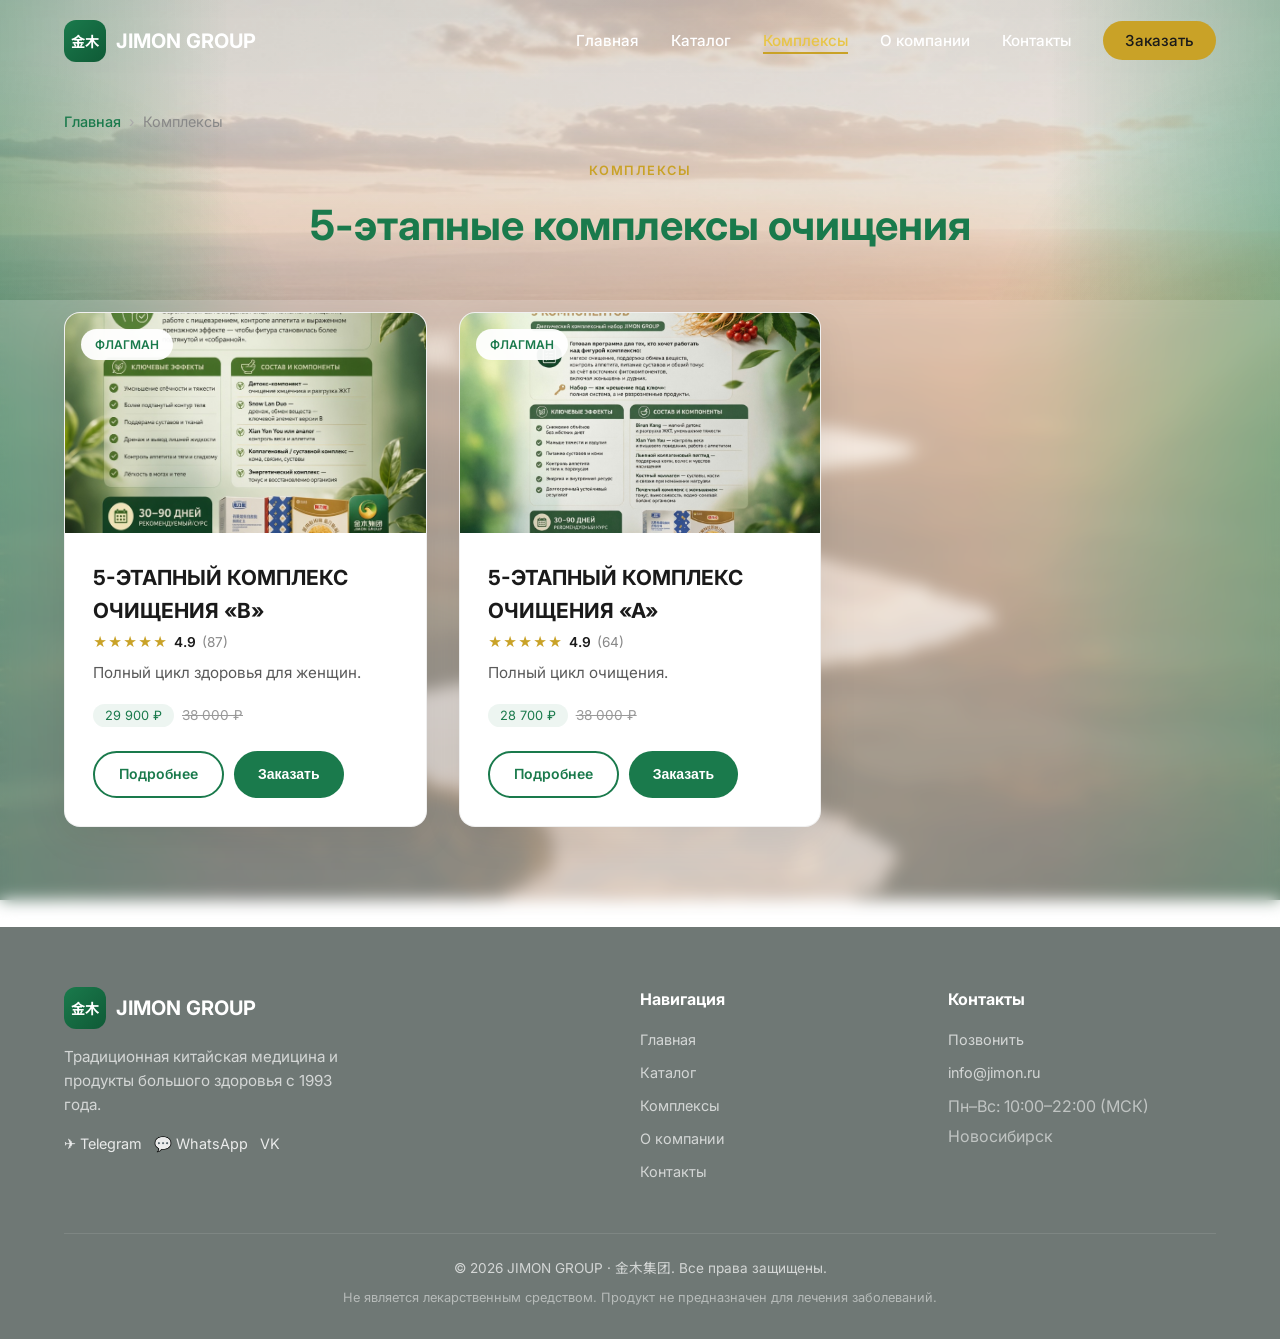
<file: advantages.html>
<!DOCTYPE html>
<html lang="ru">
<head>
  <meta charset="UTF-8">
  <link rel="icon" type="image/png" href="favicon.png">
  <meta name="viewport" content="width=device-width, initial-scale=1.0">
  <title>Комплексы — JIMON GROUP</title>
  <meta name="description" content="Комплексы">
  <link rel="preconnect" href="https://fonts.googleapis.com">
  <link rel="preconnect" href="https://fonts.gstatic.com" crossorigin>
  <link href="https://fonts.googleapis.com/css2?family=Inter:wght@300;400;500;600;700&family=Noto+Sans+SC:wght@400;500;700&display=swap" rel="stylesheet">
  <link rel="stylesheet" href="css/style.css?v=38">
</head>
<body>
  <div class="river-flow" aria-hidden="true"><div class="river-track"></div></div>
  <nav class="navbar" id="navbar">
    <div class="container nav-container">
      <a href="index.html" class="logo"><span class="logo-icon">金木</span><span class="logo-text">JIMON GROUP</span></a>
      <ul class="nav-links">
        <li><a href="index.html">Главная</a></li>
        <li><a href="catalog.html">Каталог</a></li>
        <li><a href="advantages.html" class="active">Комплексы</a></li>
        <li><a href="about.html">О компании</a></li>
        <li><a href="contact.html">Контакты</a></li>
        <li><a href="#" class="btn-nav" onclick="openOrderModal();return false;">Заказать</a></li>
      </ul>
      <button class="burger" id="burger" aria-label="Меню"><span></span><span></span><span></span></button>
    </div>
  </nav>

  <div class="page-top">
    <div class="container"><nav class="breadcrumbs"><a href="index.html">Главная</a><span class="crumb-sep">›</span><span class="crumb-current">Комплексы</span></nav></div>
    <div class="container"><div class="catalog-head"><span class="catalog-label">КОМПЛЕКСЫ</span><h1 class="catalog-title">5-этапные комплексы очищения</h1></div></div>
  </div>
  <section class="catalog" style="padding-top:12px">
    <div class="container">
      <div class="products-grid" style="grid-template-columns:repeat(auto-fill,minmax(340px,1fr))">
        
        <article class="product-card " data-category="liver" data-title="5-этапный комплекс очищения «в»" data-search="5-этапный комплекс очищения «в» полный цикл здоровья для женщин. детокс liver флагман" data-rating="4.9" data-price="29900" data-id="complex-v">
          <div class="product-image"><img src="images/products/complex-v.jpg" alt="5-ЭТАПНЫЙ КОМПЛЕКС ОЧИЩЕНИЯ «В»" loading="lazy" class="img-fade"><div class="product-badge">ФЛАГМАН</div></div>
          <div class="product-info">
            <h3 class="product-title">5-ЭТАПНЫЙ КОМПЛЕКС ОЧИЩЕНИЯ «В»</h3>
            <div class="product-rating"><span class="stars">★★★★★</span> <span class="rating-num">4.9</span> <span class="reviews">(87)</span></div>
            <p class="product-desc">Полный цикл здоровья для женщин.</p>
            <div class="product-meta"><span class="product-series">29 900 ₽</span><span class="old-price">38 000 ₽</span></div>
            <div class="product-actions">
              <a class="btn btn-sm btn-outline-green" href="product.html?id=complex-v">Подробнее</a>
              <button type="button" class="btn btn-sm" onclick="openOrderModal('5-ЭТАПНЫЙ КОМПЛЕКС ОЧИЩЕНИЯ «В»')">Заказать</button>
            </div>
          </div>
        </article>
        
        <article class="product-card " data-category="liver" data-title="5-этапный комплекс очищения «а»" data-search="5-этапный комплекс очищения «а» полный цикл очищения. детокс liver флагман" data-rating="4.9" data-price="28700" data-id="complex-a">
          <div class="product-image"><img src="images/products/complex-a.jpg" alt="5-ЭТАПНЫЙ КОМПЛЕКС ОЧИЩЕНИЯ «А»" loading="lazy" class="img-fade"><div class="product-badge">ФЛАГМАН</div></div>
          <div class="product-info">
            <h3 class="product-title">5-ЭТАПНЫЙ КОМПЛЕКС ОЧИЩЕНИЯ «А»</h3>
            <div class="product-rating"><span class="stars">★★★★★</span> <span class="rating-num">4.9</span> <span class="reviews">(64)</span></div>
            <p class="product-desc">Полный цикл очищения.</p>
            <div class="product-meta"><span class="product-series">28 700 ₽</span><span class="old-price">38 000 ₽</span></div>
            <div class="product-actions">
              <a class="btn btn-sm btn-outline-green" href="product.html?id=complex-a">Подробнее</a>
              <button type="button" class="btn btn-sm" onclick="openOrderModal('5-ЭТАПНЫЙ КОМПЛЕКС ОЧИЩЕНИЯ «А»')">Заказать</button>
            </div>
          </div>
        </article>
      </div>
    </div>
  </section>

  <footer class="footer">
    <div class="container">
      <div class="footer-top">
        <div class="footer-brand">
          <div class="logo"><span class="logo-icon">金木</span><span class="logo-text">JIMON GROUP</span></div>
          <p>Традиционная китайская медицина и продукты большого здоровья с 1993 года.</p>
          <div class="footer-social">
            <a href="https://t.me/+lIERYWNvJ9JjNWFi" target="_blank" rel="noopener" title="Telegram">✈️ Telegram</a>
            <a href="https://wa.me/79513508528" target="_blank" rel="noopener" title="WhatsApp">💬 WhatsApp</a>
            <a href="https://vk.com/" target="_blank" rel="noopener" title="VK">VK</a>
          </div>
        </div>
        <div class="footer-links">
          <h4>Навигация</h4>
          <a href="index.html">Главная</a>
          <a href="catalog.html">Каталог</a>
          <a href="advantages.html">Комплексы</a>
          <a href="about.html">О компании</a>
          <a href="contact.html">Контакты</a>
        </div>
        <div class="footer-links">
          <h4>Контакты</h4>
          <a href="tel:+70000000000">Позвонить</a>
          <a href="mailto:info@jimon.ru">info@jimon.ru</a>
          <span style="display:block;margin-top:6px;opacity:0.8">Пн–Вс: 10:00–22:00 (МСК)</span>
          <span style="display:block;margin-top:4px;opacity:0.8">Новосибирск</span>
        </div>
      </div>
      <div class="footer-bottom">
        <p>© 2026 JIMON GROUP · 金木集团. Все права защищены.</p>
        <p style="margin-top:8px;font-size:0.8rem;opacity:0.7">Не является лекарственным средством. Продукт не предназначен для лечения заболеваний.</p>
      </div>
    </div>
  </footer>
  <button class="totop" id="totop" aria-label="Наверх">↑</button>
  <div class="toast" id="toast"><span>✓</span> <span id="toastText">Готово</span></div>

  <div class="product-modal" id="productModal" aria-hidden="true">
    <div class="product-modal__backdrop" onclick="closeProductModal()"></div>
    <div class="product-modal__box">
      <button class="product-modal__close" onclick="closeProductModal()">✕</button>
      <div class="product-modal__grid">
        <div class="product-modal__img" id="pmImg"></div>
        <div class="product-modal__info">
          <span class="product-modal__cat" id="pmCat"></span>
          <h2 id="pmTitle"></h2>
          <div class="product-modal__rating" id="pmRating"></div>
          <p class="product-modal__desc" id="pmDesc"></p>
          <div class="product-modal__quick" id="pmQuick"></div>
          <div class="product-modal__price-row">
            <div class="product-modal__price" id="pmPrice"></div>
            <div class="product-modal__oldprice" id="pmOldPrice"></div>
          </div>
          <div class="product-modal__actions">
            <button type="button" class="btn btn-primary" id="pmOrderBtn">Заказать</button>
            <a class="btn btn-outline-green" id="pmShareLink" href="#">Открыть страницу</a>
          </div>
        </div>
      </div>
      <div class="product-modal__tabs">
        <div class="tabs__nav" id="pmTabsNav">
          <button type="button" class="tabs__btn active" data-tab="desc">Описание</button>
          <button type="button" class="tabs__btn" data-tab="composition">Состав</button>
          <button type="button" class="tabs__btn" data-tab="indications">Показания</button>
          <button type="button" class="tabs__btn" data-tab="application">Применение</button>
          <button type="button" class="tabs__btn" data-tab="results">Результаты</button>
          <button type="button" class="tabs__btn" data-tab="combos">Сочетания</button>
        </div>
        <div class="tabs__content active" id="tab-desc"></div>
        <div class="tabs__content" id="tab-composition"></div>
        <div class="tabs__content" id="tab-indications"></div>
        <div class="tabs__content" id="tab-application"></div>
        <div class="tabs__content" id="tab-results"></div>
        <div class="tabs__content" id="tab-combos"></div>
      </div>
    </div>
  </div>


  <div class="order-modal" id="orderModal" aria-hidden="true">
    <div class="order-modal__backdrop" onclick="closeOrderModal()"></div>
    <div class="order-modal__box">
      <button class="order-modal__close" onclick="closeOrderModal()" aria-label="Закрыть">✕</button>
      <div class="order-modal__icon">🌿</div>
      <h3>Оформить заказ</h3>
      <div class="order-modal__label" id="orderProductLabel"></div>
      <p class="order-modal__hint">Выберите удобный способ связи — менеджер ответит в течение 15 минут и поможет с оформлением.</p>
      <div class="order-modal__list">
        <a href="https://t.me/+lIERYWNvJ9JjNWFi" target="_blank" rel="noopener" class="order-opt" onclick="showToast('Открываем Telegram…')"><span class="ic">✈️</span><span class="name">Telegram</span><span class="arrow">→</span></a>
        <a href="https://wa.me/79513508528" target="_blank" rel="noopener" class="order-opt" onclick="showToast('Открываем WhatsApp…')"><span class="ic">💬</span><span class="name">WhatsApp</span><span class="arrow">→</span></a>
        <a href="https://vk.com/" target="_blank" rel="noopener" class="order-opt"><span class="ic">💙</span><span class="name">ВКонтакте</span><span class="arrow">→</span></a>
      </div>
      <div class="order-modal__faq">
        <details><summary>Это лекарство?</summary><p>Нет. Продукция относится к БАД / косметике / продуктам питания и не является лекарственным средством.</p></details>
        <details><summary>Как быстро ответят?</summary><p>Обычно в течение 15 минут в рабочее время (10:00–22:00 МСК).</p></details>
        <details><summary>Есть доставка?</summary><p>Да. Условия доставки подскажет менеджер при оформлении заказа.</p></details>
      </div>
      <p class="order-modal__footer">Работаем ежедневно с 10:00 до 22:00 (МСК)</p>
    </div>
  </div>

  <script src="js/products-data.js?v=38"></script>
  <script src="js/main.js?v=38"></script>
</body>
</html>
</file>
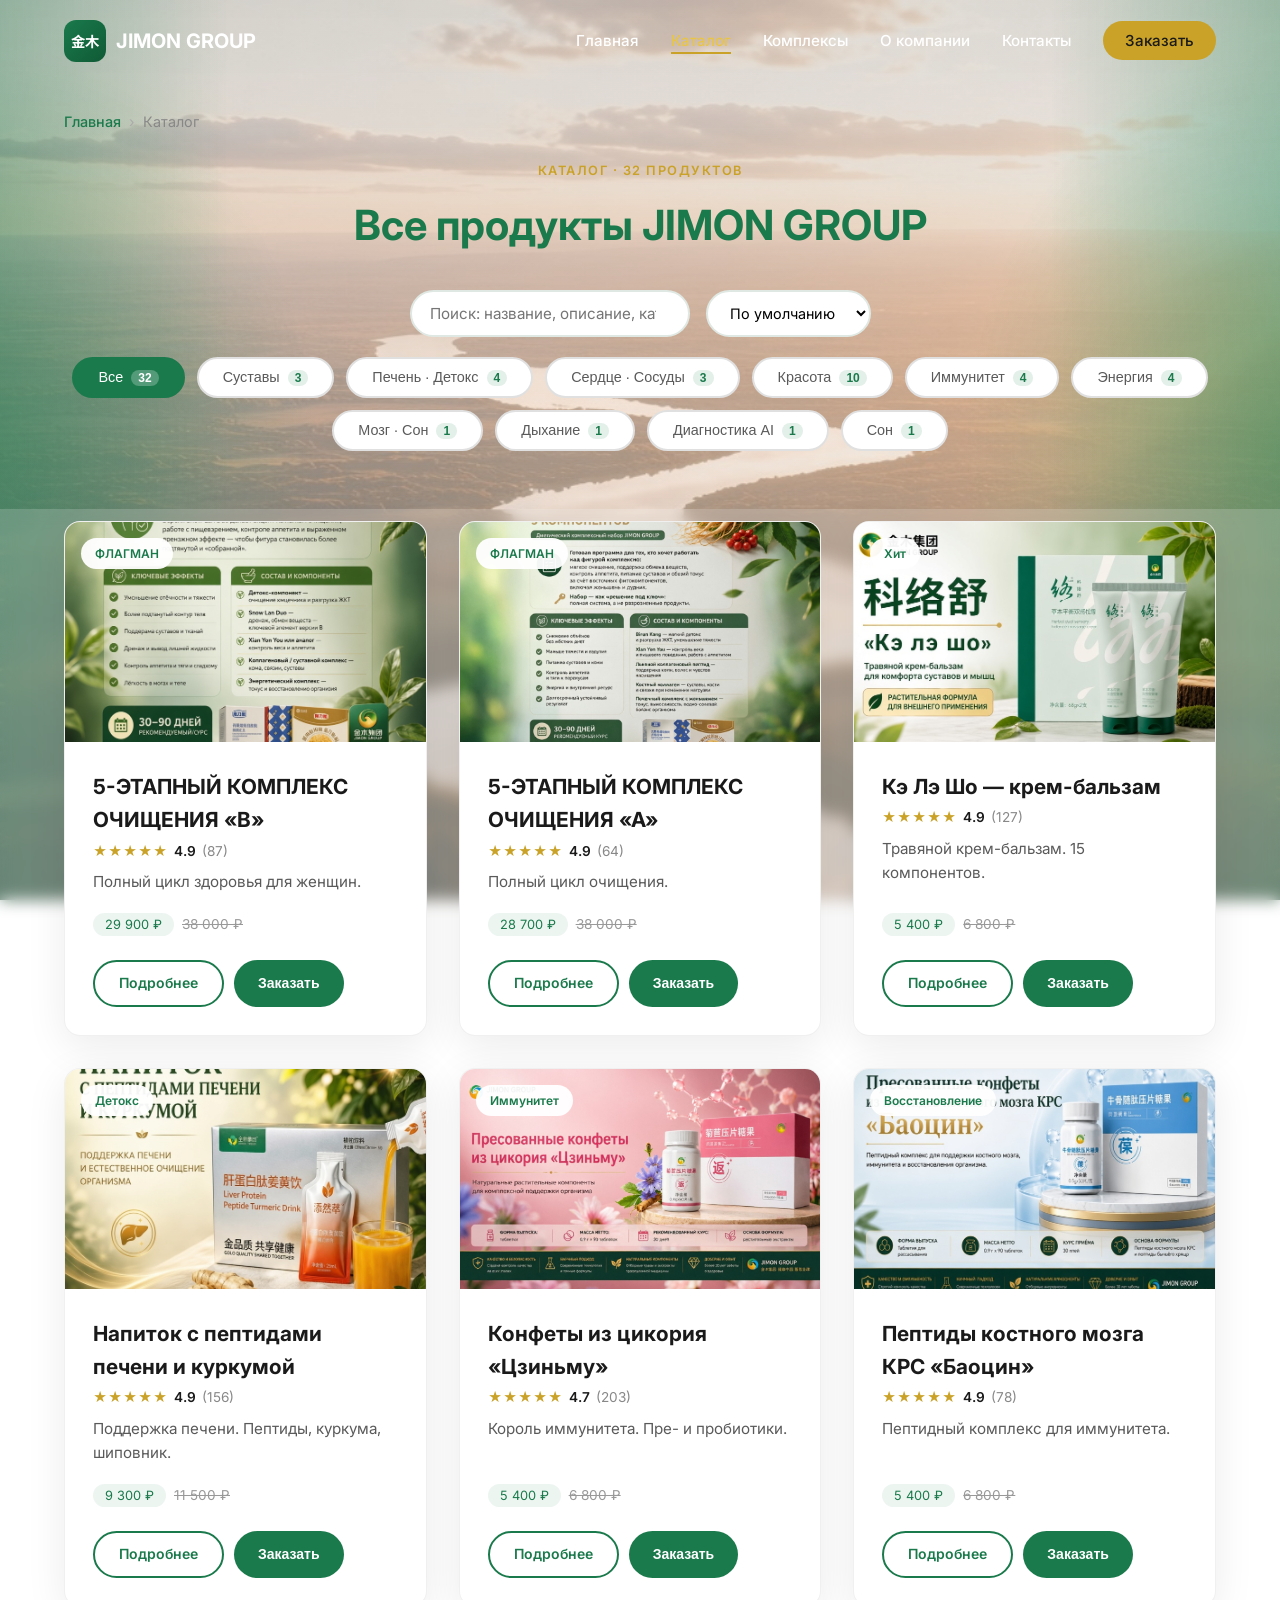
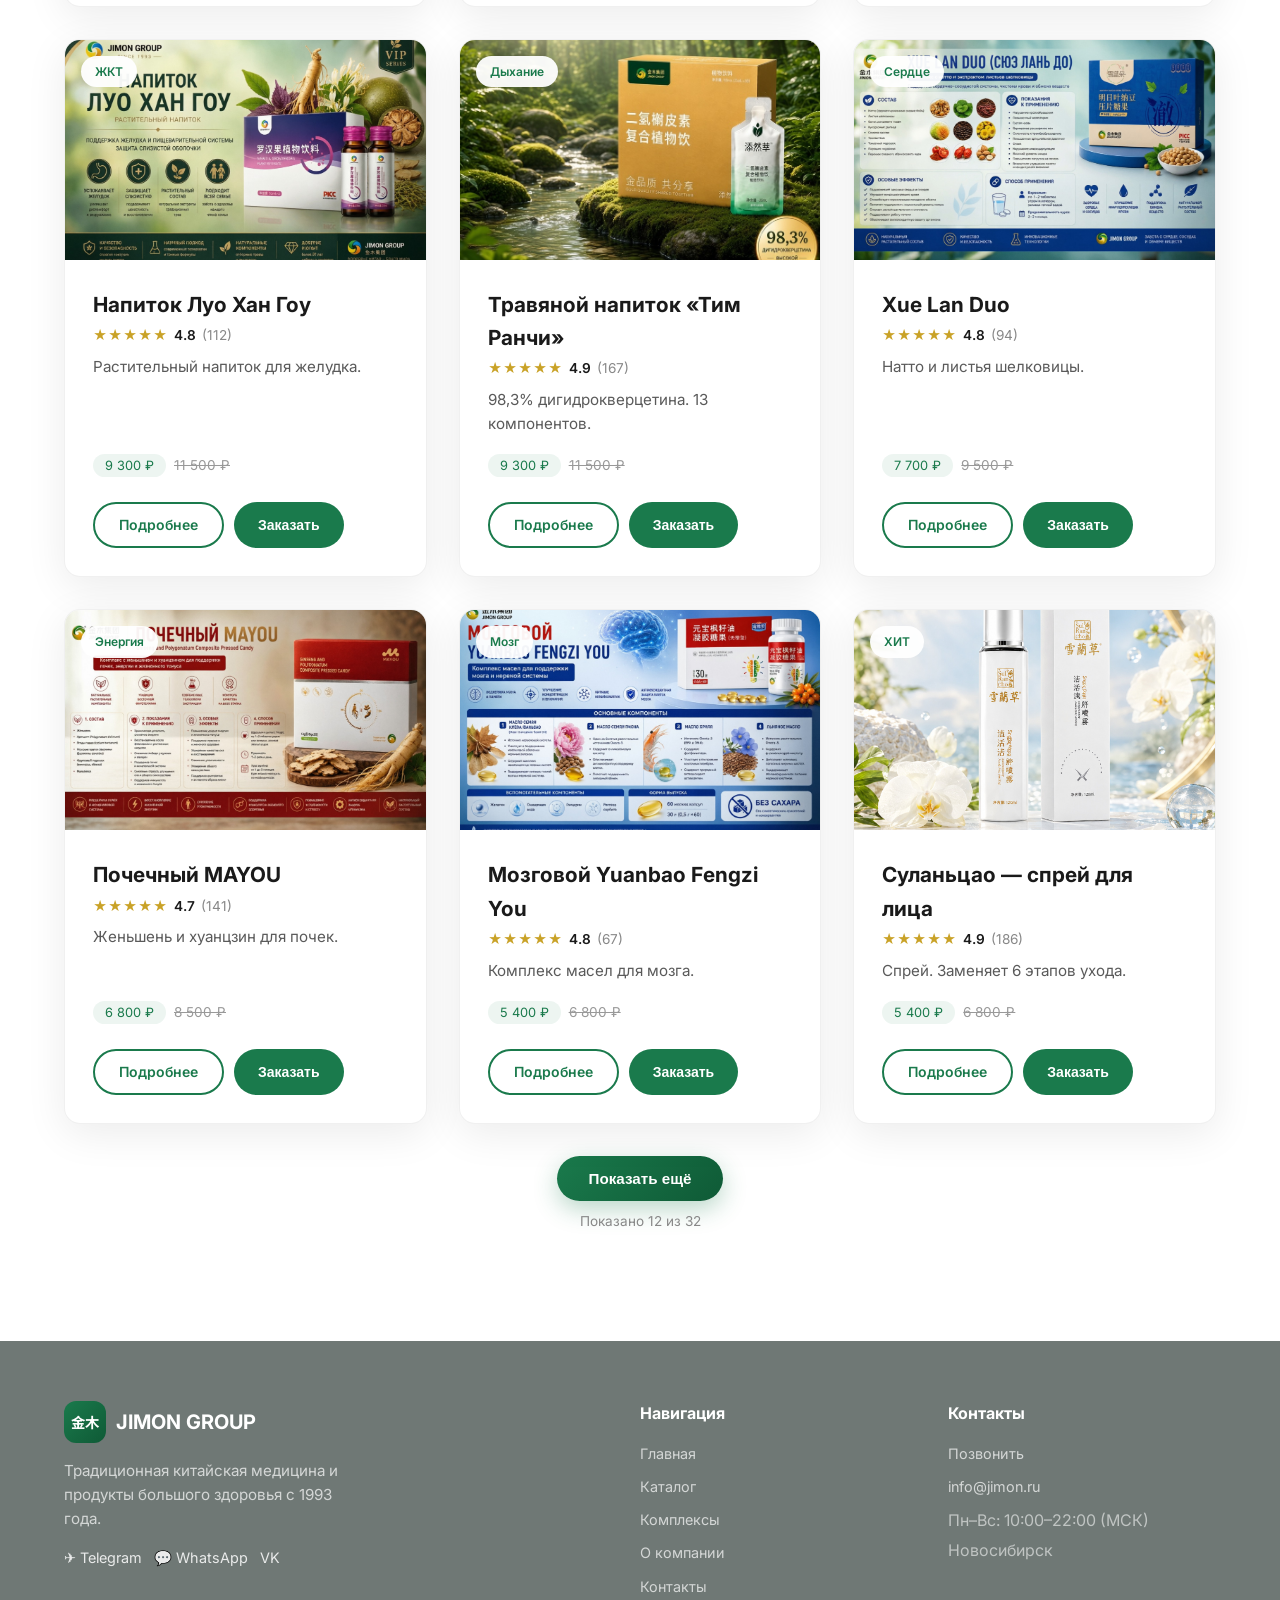
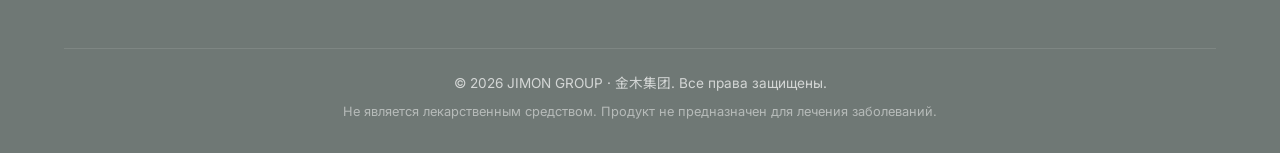
<file: catalog.html>
<!DOCTYPE html>
<html lang="ru">
<head>
  <meta charset="UTF-8">
  <link rel="icon" type="image/png" href="favicon.png">
  <meta name="viewport" content="width=device-width, initial-scale=1.0">
  <title>Каталог — JIMON GROUP</title>
  <meta name="description" content="Каталог">
  <link rel="preconnect" href="https://fonts.googleapis.com">
  <link rel="preconnect" href="https://fonts.gstatic.com" crossorigin>
  <link href="https://fonts.googleapis.com/css2?family=Inter:wght@300;400;500;600;700&family=Noto+Sans+SC:wght@400;500;700&display=swap" rel="stylesheet">
  <link rel="stylesheet" href="css/style.css?v=38">
</head>
<body>
  <div class="river-flow" aria-hidden="true"><div class="river-track"></div></div>
  <nav class="navbar" id="navbar">
    <div class="container nav-container">
      <a href="index.html" class="logo"><span class="logo-icon">金木</span><span class="logo-text">JIMON GROUP</span></a>
      <ul class="nav-links">
        <li><a href="index.html">Главная</a></li>
        <li><a href="catalog.html" class="active">Каталог</a></li>
        <li><a href="advantages.html">Комплексы</a></li>
        <li><a href="about.html">О компании</a></li>
        <li><a href="contact.html">Контакты</a></li>
        <li><a href="#" class="btn-nav" onclick="openOrderModal();return false;">Заказать</a></li>
      </ul>
      <button class="burger" id="burger" aria-label="Меню"><span></span><span></span><span></span></button>
    </div>
  </nav>

  <div class="page-top">
    <div class="container"><nav class="breadcrumbs"><a href="index.html">Главная</a><span class="crumb-sep">›</span><span class="crumb-current">Каталог</span></nav></div>
    <div class="container">
      <div class="catalog-head">
        <span class="catalog-label">КАТАЛОГ · 32 ПРОДУКТОВ</span>
        <h1 class="catalog-title">Все продукты JIMON GROUP</h1>
      </div>
      <div class="catalog-toolbar">
        <div class="catalog-search">
          <input type="search" id="catalogSearch" placeholder="Поиск: название, описание, категория..." autocomplete="off">
        </div>
        <div class="catalog-sort">
          <select id="catalogSort">
            <option value="default">По умолчанию</option>
            <option value="rating">По рейтингу</option>
            <option value="price-asc">Цена ↑</option>
            <option value="price-desc">Цена ↓</option>
            <option value="name">По названию</option>
          </select>
        </div>
      </div>
      <div class="filters" id="catalogFilters"><button class="filter-btn active" data-filter="all">Все <span class="filter-count">32</span></button>
<button class="filter-btn" data-filter="joints">Суставы <span class="filter-count">3</span></button>
<button class="filter-btn" data-filter="liver">Печень · Детокс <span class="filter-count">4</span></button>
<button class="filter-btn" data-filter="heart">Сердце · Сосуды <span class="filter-count">3</span></button>
<button class="filter-btn" data-filter="beauty">Красота <span class="filter-count">10</span></button>
<button class="filter-btn" data-filter="immunity">Иммунитет <span class="filter-count">4</span></button>
<button class="filter-btn" data-filter="energy">Энергия <span class="filter-count">4</span></button>
<button class="filter-btn" data-filter="brain">Мозг · Сон <span class="filter-count">1</span></button>
<button class="filter-btn" data-filter="breath">Дыхание <span class="filter-count">1</span></button>
<button class="filter-btn" data-filter="diagnostics">Диагностика AI <span class="filter-count">1</span></button>
<button class="filter-btn" data-filter="sleep">Сон <span class="filter-count">1</span></button></div>
    </div>
  </div>
  <section class="catalog" style="padding-top:12px">
    <div class="container">
      <div class="products-grid" id="products-grid">
        <article class="product-card " data-category="liver" data-title="5-этапный комплекс очищения «в»" data-search="5-этапный комплекс очищения «в» полный цикл здоровья для женщин. детокс liver флагман" data-rating="4.9" data-price="29900" data-id="complex-v">
          <div class="product-image"><img src="images/products/complex-v.jpg" alt="5-ЭТАПНЫЙ КОМПЛЕКС ОЧИЩЕНИЯ «В»" loading="lazy" class="img-fade"><div class="product-badge">ФЛАГМАН</div></div>
          <div class="product-info">
            <h3 class="product-title">5-ЭТАПНЫЙ КОМПЛЕКС ОЧИЩЕНИЯ «В»</h3>
            <div class="product-rating"><span class="stars">★★★★★</span> <span class="rating-num">4.9</span> <span class="reviews">(87)</span></div>
            <p class="product-desc">Полный цикл здоровья для женщин.</p>
            <div class="product-meta"><span class="product-series">29 900 ₽</span><span class="old-price">38 000 ₽</span></div>
            <div class="product-actions">
              <a class="btn btn-sm btn-outline-green" href="product.html?id=complex-v">Подробнее</a>
              <button type="button" class="btn btn-sm" onclick="openOrderModal('5-ЭТАПНЫЙ КОМПЛЕКС ОЧИЩЕНИЯ «В»')">Заказать</button>
            </div>
          </div>
        </article>
        <article class="product-card " data-category="liver" data-title="5-этапный комплекс очищения «а»" data-search="5-этапный комплекс очищения «а» полный цикл очищения. детокс liver флагман" data-rating="4.9" data-price="28700" data-id="complex-a">
          <div class="product-image"><img src="images/products/complex-a.jpg" alt="5-ЭТАПНЫЙ КОМПЛЕКС ОЧИЩЕНИЯ «А»" loading="lazy" class="img-fade"><div class="product-badge">ФЛАГМАН</div></div>
          <div class="product-info">
            <h3 class="product-title">5-ЭТАПНЫЙ КОМПЛЕКС ОЧИЩЕНИЯ «А»</h3>
            <div class="product-rating"><span class="stars">★★★★★</span> <span class="rating-num">4.9</span> <span class="reviews">(64)</span></div>
            <p class="product-desc">Полный цикл очищения.</p>
            <div class="product-meta"><span class="product-series">28 700 ₽</span><span class="old-price">38 000 ₽</span></div>
            <div class="product-actions">
              <a class="btn btn-sm btn-outline-green" href="product.html?id=complex-a">Подробнее</a>
              <button type="button" class="btn btn-sm" onclick="openOrderModal('5-ЭТАПНЫЙ КОМПЛЕКС ОЧИЩЕНИЯ «А»')">Заказать</button>
            </div>
          </div>
        </article>
        <article class="product-card " data-category="joints" data-title="кэ лэ шо — крем-бальзам" data-search="кэ лэ шо — крем-бальзам травяной крем-бальзам. 15 компонентов. суставы joints хит" data-rating="4.9" data-price="5400" data-id="ke-le-sho">
          <div class="product-image"><img src="images/products/ke-le-sho.jpg" alt="Кэ Лэ Шо — крем-бальзам" loading="lazy" class="img-fade"><div class="product-badge">Хит</div></div>
          <div class="product-info">
            <h3 class="product-title">Кэ Лэ Шо — крем-бальзам</h3>
            <div class="product-rating"><span class="stars">★★★★★</span> <span class="rating-num">4.9</span> <span class="reviews">(127)</span></div>
            <p class="product-desc">Травяной крем-бальзам. 15 компонентов.</p>
            <div class="product-meta"><span class="product-series">5 400 ₽</span><span class="old-price">6 800 ₽</span></div>
            <div class="product-actions">
              <a class="btn btn-sm btn-outline-green" href="product.html?id=ke-le-sho">Подробнее</a>
              <button type="button" class="btn btn-sm" onclick="openOrderModal('Кэ Лэ Шо — крем-бальзам')">Заказать</button>
            </div>
          </div>
        </article>
        <article class="product-card " data-category="liver" data-title="напиток с пептидами печени и куркумой" data-search="напиток с пептидами печени и куркумой поддержка печени. пептиды, куркума, шиповник. печень liver детокс" data-rating="4.9" data-price="9300" data-id="liver-peptide">
          <div class="product-image"><img src="images/products/liver-peptide.jpg" alt="Напиток с пептидами печени и куркумой" loading="lazy" class="img-fade"><div class="product-badge">Детокс</div></div>
          <div class="product-info">
            <h3 class="product-title">Напиток с пептидами печени и куркумой</h3>
            <div class="product-rating"><span class="stars">★★★★★</span> <span class="rating-num">4.9</span> <span class="reviews">(156)</span></div>
            <p class="product-desc">Поддержка печени. Пептиды, куркума, шиповник.</p>
            <div class="product-meta"><span class="product-series">9 300 ₽</span><span class="old-price">11 500 ₽</span></div>
            <div class="product-actions">
              <a class="btn btn-sm btn-outline-green" href="product.html?id=liver-peptide">Подробнее</a>
              <button type="button" class="btn btn-sm" onclick="openOrderModal('Напиток с пептидами печени и куркумой')">Заказать</button>
            </div>
          </div>
        </article>
        <article class="product-card " data-category="immunity" data-title="конфеты из цикория «цзиньму»" data-search="конфеты из цикория «цзиньму» король иммунитета. пре- и пробиотики. иммунитет immunity иммунитет" data-rating="4.7" data-price="5400" data-id="cicory">
          <div class="product-image"><img src="images/products/cicory.jpg" alt="Конфеты из цикория «Цзиньму»" loading="lazy" class="img-fade"><div class="product-badge">Иммунитет</div></div>
          <div class="product-info">
            <h3 class="product-title">Конфеты из цикория «Цзиньму»</h3>
            <div class="product-rating"><span class="stars">★★★★★</span> <span class="rating-num">4.7</span> <span class="reviews">(203)</span></div>
            <p class="product-desc">Король иммунитета. Пре- и пробиотики.</p>
            <div class="product-meta"><span class="product-series">5 400 ₽</span><span class="old-price">6 800 ₽</span></div>
            <div class="product-actions">
              <a class="btn btn-sm btn-outline-green" href="product.html?id=cicory">Подробнее</a>
              <button type="button" class="btn btn-sm" onclick="openOrderModal('Конфеты из цикория «Цзиньму»')">Заказать</button>
            </div>
          </div>
        </article>
        <article class="product-card " data-category="immunity" data-title="пептиды костного мозга крс «баоцин»" data-search="пептиды костного мозга крс «баоцин» пептидный комплекс для иммунитета. иммунитет immunity восстановление" data-rating="4.9" data-price="5400" data-id="baocin">
          <div class="product-image"><img src="images/products/baocin.jpg" alt="Пептиды костного мозга КРС «Баоцин»" loading="lazy" class="img-fade"><div class="product-badge">Восстановление</div></div>
          <div class="product-info">
            <h3 class="product-title">Пептиды костного мозга КРС «Баоцин»</h3>
            <div class="product-rating"><span class="stars">★★★★★</span> <span class="rating-num">4.9</span> <span class="reviews">(78)</span></div>
            <p class="product-desc">Пептидный комплекс для иммунитета.</p>
            <div class="product-meta"><span class="product-series">5 400 ₽</span><span class="old-price">6 800 ₽</span></div>
            <div class="product-actions">
              <a class="btn btn-sm btn-outline-green" href="product.html?id=baocin">Подробнее</a>
              <button type="button" class="btn btn-sm" onclick="openOrderModal('Пептиды костного мозга КРС «Баоцин»')">Заказать</button>
            </div>
          </div>
        </article>
        <article class="product-card " data-category="immunity" data-title="напиток луо хан гоу" data-search="напиток луо хан гоу растительный напиток для желудка. жкт immunity жкт" data-rating="4.8" data-price="9300" data-id="luo-han-guo">
          <div class="product-image"><img src="images/products/luo-han-guo.jpg" alt="Напиток Луо Хан Гоу" loading="lazy" class="img-fade"><div class="product-badge">ЖКТ</div></div>
          <div class="product-info">
            <h3 class="product-title">Напиток Луо Хан Гоу</h3>
            <div class="product-rating"><span class="stars">★★★★★</span> <span class="rating-num">4.8</span> <span class="reviews">(112)</span></div>
            <p class="product-desc">Растительный напиток для желудка.</p>
            <div class="product-meta"><span class="product-series">9 300 ₽</span><span class="old-price">11 500 ₽</span></div>
            <div class="product-actions">
              <a class="btn btn-sm btn-outline-green" href="product.html?id=luo-han-guo">Подробнее</a>
              <button type="button" class="btn btn-sm" onclick="openOrderModal('Напиток Луо Хан Гоу')">Заказать</button>
            </div>
          </div>
        </article>
        <article class="product-card " data-category="breath" data-title="травяной напиток «тим ранчи»" data-search="травяной напиток «тим ранчи» 98,3% дигидрокверцетина. 13 компонентов. дыхание breath дыхание" data-rating="4.9" data-price="9300" data-id="tim-ranchi">
          <div class="product-image"><img src="images/products/tim-ranchi.jpg" alt="Травяной напиток «Тим Ранчи»" loading="lazy" class="img-fade"><div class="product-badge">Дыхание</div></div>
          <div class="product-info">
            <h3 class="product-title">Травяной напиток «Тим Ранчи»</h3>
            <div class="product-rating"><span class="stars">★★★★★</span> <span class="rating-num">4.9</span> <span class="reviews">(167)</span></div>
            <p class="product-desc">98,3% дигидрокверцетина. 13 компонентов.</p>
            <div class="product-meta"><span class="product-series">9 300 ₽</span><span class="old-price">11 500 ₽</span></div>
            <div class="product-actions">
              <a class="btn btn-sm btn-outline-green" href="product.html?id=tim-ranchi">Подробнее</a>
              <button type="button" class="btn btn-sm" onclick="openOrderModal('Травяной напиток «Тим Ранчи»')">Заказать</button>
            </div>
          </div>
        </article>
        <article class="product-card " data-category="heart" data-title="xue lan duo" data-search="xue lan duo натто и листья шелковицы. сердце heart сердце" data-rating="4.8" data-price="7700" data-id="xue-lan-duo">
          <div class="product-image"><img src="images/products/xue-lan-duo.jpg" alt="Xue Lan Duo" loading="lazy" class="img-fade"><div class="product-badge">Сердце</div></div>
          <div class="product-info">
            <h3 class="product-title">Xue Lan Duo</h3>
            <div class="product-rating"><span class="stars">★★★★★</span> <span class="rating-num">4.8</span> <span class="reviews">(94)</span></div>
            <p class="product-desc">Натто и листья шелковицы.</p>
            <div class="product-meta"><span class="product-series">7 700 ₽</span><span class="old-price">9 500 ₽</span></div>
            <div class="product-actions">
              <a class="btn btn-sm btn-outline-green" href="product.html?id=xue-lan-duo">Подробнее</a>
              <button type="button" class="btn btn-sm" onclick="openOrderModal('Xue Lan Duo')">Заказать</button>
            </div>
          </div>
        </article>
        <article class="product-card " data-category="energy" data-title="почечный mayou" data-search="почечный mayou женьшень и хуанцзин для почек. энергия energy энергия" data-rating="4.7" data-price="6800" data-id="mayou">
          <div class="product-image"><img src="images/products/mayou.jpg" alt="Почечный MAYOU" loading="lazy" class="img-fade"><div class="product-badge">Энергия</div></div>
          <div class="product-info">
            <h3 class="product-title">Почечный MAYOU</h3>
            <div class="product-rating"><span class="stars">★★★★★</span> <span class="rating-num">4.7</span> <span class="reviews">(141)</span></div>
            <p class="product-desc">Женьшень и хуанцзин для почек.</p>
            <div class="product-meta"><span class="product-series">6 800 ₽</span><span class="old-price">8 500 ₽</span></div>
            <div class="product-actions">
              <a class="btn btn-sm btn-outline-green" href="product.html?id=mayou">Подробнее</a>
              <button type="button" class="btn btn-sm" onclick="openOrderModal('Почечный MAYOU')">Заказать</button>
            </div>
          </div>
        </article>
        <article class="product-card " data-category="brain" data-title="мозговой yuanbao fengzi you" data-search="мозговой yuanbao fengzi you комплекс масел для мозга. мозг brain мозг" data-rating="4.8" data-price="5400" data-id="yuanbao">
          <div class="product-image"><img src="images/products/yuanbao.jpg" alt="Мозговой Yuanbao Fengzi You" loading="lazy" class="img-fade"><div class="product-badge">Мозг</div></div>
          <div class="product-info">
            <h3 class="product-title">Мозговой Yuanbao Fengzi You</h3>
            <div class="product-rating"><span class="stars">★★★★★</span> <span class="rating-num">4.8</span> <span class="reviews">(67)</span></div>
            <p class="product-desc">Комплекс масел для мозга.</p>
            <div class="product-meta"><span class="product-series">5 400 ₽</span><span class="old-price">6 800 ₽</span></div>
            <div class="product-actions">
              <a class="btn btn-sm btn-outline-green" href="product.html?id=yuanbao">Подробнее</a>
              <button type="button" class="btn btn-sm" onclick="openOrderModal('Мозговой Yuanbao Fengzi You')">Заказать</button>
            </div>
          </div>
        </article>
        <article class="product-card " data-category="beauty" data-title="суланьцао — спрей для лица" data-search="суланьцао — спрей для лица спрей. заменяет 6 этапов ухода. красота beauty хит" data-rating="4.9" data-price="5400" data-id="sulancho">
          <div class="product-image"><img src="images/products/sulancho.jpg" alt="Суланьцао — спрей для лица" loading="lazy" class="img-fade"><div class="product-badge">ХИТ</div></div>
          <div class="product-info">
            <h3 class="product-title">Суланьцао — спрей для лица</h3>
            <div class="product-rating"><span class="stars">★★★★★</span> <span class="rating-num">4.9</span> <span class="reviews">(186)</span></div>
            <p class="product-desc">Спрей. Заменяет 6 этапов ухода.</p>
            <div class="product-meta"><span class="product-series">5 400 ₽</span><span class="old-price">6 800 ₽</span></div>
            <div class="product-actions">
              <a class="btn btn-sm btn-outline-green" href="product.html?id=sulancho">Подробнее</a>
              <button type="button" class="btn btn-sm" onclick="openOrderModal('Суланьцао — спрей для лица')">Заказать</button>
            </div>
          </div>
        </article>
        <article class="product-card " data-category="energy" data-title="xian yun you" data-search="xian yun you контроль веса и аппетита. вес energy вес" data-rating="4.6" data-price="5400" data-id="xian-yun-you">
          <div class="product-image"><img src="images/products/xian-yun-you.jpg" alt="Xian Yun You" loading="lazy" class="img-fade"><div class="product-badge">Вес</div></div>
          <div class="product-info">
            <h3 class="product-title">Xian Yun You</h3>
            <div class="product-rating"><span class="stars">★★★★★</span> <span class="rating-num">4.6</span> <span class="reviews">(103)</span></div>
            <p class="product-desc">Контроль веса и аппетита.</p>
            <div class="product-meta"><span class="product-series">5 400 ₽</span><span class="old-price">6 800 ₽</span></div>
            <div class="product-actions">
              <a class="btn btn-sm btn-outline-green" href="product.html?id=xian-yun-you">Подробнее</a>
              <button type="button" class="btn btn-sm" onclick="openOrderModal('Xian Yun You')">Заказать</button>
            </div>
          </div>
        </article>
        <article class="product-card " data-category="liver" data-title="бирун канг — лимфодренаж" data-search="бирун канг — лимфодренаж лимфодренаж, вес, отёки. печень liver детокс" data-rating="4.8" data-price="5400" data-id="birun-kang">
          <div class="product-image"><img src="images/products/birun-kang.jpg" alt="Бирун Канг — лимфодренаж" loading="lazy" class="img-fade"><div class="product-badge">Детокс</div></div>
          <div class="product-info">
            <h3 class="product-title">Бирун Канг — лимфодренаж</h3>
            <div class="product-rating"><span class="stars">★★★★★</span> <span class="rating-num">4.8</span> <span class="reviews">(98)</span></div>
            <p class="product-desc">Лимфодренаж, вес, отёки.</p>
            <div class="product-meta"><span class="product-series">5 400 ₽</span><span class="old-price">6 800 ₽</span></div>
            <div class="product-actions">
              <a class="btn btn-sm btn-outline-green" href="product.html?id=birun-kang">Подробнее</a>
              <button type="button" class="btn btn-sm" onclick="openOrderModal('Бирун Канг — лимфодренаж')">Заказать</button>
            </div>
          </div>
        </article>
        <article class="product-card " data-category="energy" data-title="льняной коллагеновый пептидный напиток" data-search="льняной коллагеновый пептидный напиток вес, обмен, красота. питание energy питание" data-rating="4.8" data-price="7000" data-id="flax-porridge">
          <div class="product-image"><img src="images/products/flax-porridge.jpg" alt="Льняной коллагеновый пептидный напиток" loading="lazy" class="img-fade"><div class="product-badge">Питание</div></div>
          <div class="product-info">
            <h3 class="product-title">Льняной коллагеновый пептидный напиток</h3>
            <div class="product-rating"><span class="stars">★★★★★</span> <span class="rating-num">4.8</span> <span class="reviews">(134)</span></div>
            <p class="product-desc">Вес, обмен, красота.</p>
            <div class="product-meta"><span class="product-series">7 000 ₽</span><span class="old-price">8 800 ₽</span></div>
            <div class="product-actions">
              <a class="btn btn-sm btn-outline-green" href="product.html?id=flax-porridge">Подробнее</a>
              <button type="button" class="btn btn-sm" onclick="openOrderModal('Льняной коллагеновый пептидный напиток')">Заказать</button>
            </div>
          </div>
        </article>
        <article class="product-card " data-category="beauty" data-title="иша ян мэй" data-search="иша ян мэй раствор для интимной гигиены. красота beauty интим" data-rating="4.9" data-price="5400" data-id="isha-yan-mey">
          <div class="product-image"><img src="images/products/isha-yan-mey.jpg" alt="Иша Ян Мэй" loading="lazy" class="img-fade"><div class="product-badge">Интим</div></div>
          <div class="product-info">
            <h3 class="product-title">Иша Ян Мэй</h3>
            <div class="product-rating"><span class="stars">★★★★★</span> <span class="rating-num">4.9</span> <span class="reviews">(156)</span></div>
            <p class="product-desc">Раствор для интимной гигиены.</p>
            <div class="product-meta"><span class="product-series">5 400 ₽</span><span class="old-price">6 800 ₽</span></div>
            <div class="product-actions">
              <a class="btn btn-sm btn-outline-green" href="product.html?id=isha-yan-mey">Подробнее</a>
              <button type="button" class="btn btn-sm" onclick="openOrderModal('Иша Ян Мэй')">Заказать</button>
            </div>
          </div>
        </article>
        <article class="product-card " data-category="beauty" data-title="глазной бактериостатический раствор sofora" data-search="глазной бактериостатический раствор sofora чудо-карандаш. 33 травы. красота beauty для глаз" data-rating="4.7" data-price="5400" data-id="eye-solution">
          <div class="product-image"><img src="images/products/eye-solution.jpg" alt="Глазной бактериостатический раствор Sofora" loading="lazy" class="img-fade"><div class="product-badge">Для глаз</div></div>
          <div class="product-info">
            <h3 class="product-title">Глазной бактериостатический раствор Sofora</h3>
            <div class="product-rating"><span class="stars">★★★★★</span> <span class="rating-num">4.7</span> <span class="reviews">(92)</span></div>
            <p class="product-desc">Чудо-карандаш. 33 травы.</p>
            <div class="product-meta"><span class="product-series">5 400 ₽</span><span class="old-price">6 800 ₽</span></div>
            <div class="product-actions">
              <a class="btn btn-sm btn-outline-green" href="product.html?id=eye-solution">Подробнее</a>
              <button type="button" class="btn btn-sm" onclick="openOrderModal('Глазной бактериостатический раствор Sofora')">Заказать</button>
            </div>
          </div>
        </article>
        <article class="product-card " data-category="joints" data-title="костный коллаген «шань ли нэн»" data-search="костный коллаген «шань ли нэн» кости, суставы, связки. суставы joints кости" data-rating="4.8" data-price="5400" data-id="bone-collagen">
          <div class="product-image"><img src="images/products/bone-collagen.jpg" alt="Костный коллаген «Шань Ли Нэн»" loading="lazy" class="img-fade"><div class="product-badge">Кости</div></div>
          <div class="product-info">
            <h3 class="product-title">Костный коллаген «Шань Ли Нэн»</h3>
            <div class="product-rating"><span class="stars">★★★★★</span> <span class="rating-num">4.8</span> <span class="reviews">(67)</span></div>
            <p class="product-desc">Кости, суставы, связки.</p>
            <div class="product-meta"><span class="product-series">5 400 ₽</span><span class="old-price">6 800 ₽</span></div>
            <div class="product-actions">
              <a class="btn btn-sm btn-outline-green" href="product.html?id=bone-collagen">Подробнее</a>
              <button type="button" class="btn btn-sm" onclick="openOrderModal('Костный коллаген «Шань Ли Нэн»')">Заказать</button>
            </div>
          </div>
        </article>
        <article class="product-card " data-category="joints" data-title="суставной коллаген «дэ линэн»" data-search="суставной коллаген «дэ линэн» глюкозамин, хондроитин, коллаген. суставы joints комплекс" data-rating="4.8" data-price="5400" data-id="joint-collagen">
          <div class="product-image"><img src="images/products/joint-collagen.jpg" alt="Суставной коллаген «Дэ Линэн»" loading="lazy" class="img-fade"><div class="product-badge">Комплекс</div></div>
          <div class="product-info">
            <h3 class="product-title">Суставной коллаген «Дэ Линэн»</h3>
            <div class="product-rating"><span class="stars">★★★★★</span> <span class="rating-num">4.8</span> <span class="reviews">(89)</span></div>
            <p class="product-desc">Глюкозамин, хондроитин, коллаген.</p>
            <div class="product-meta"><span class="product-series">5 400 ₽</span><span class="old-price">6 800 ₽</span></div>
            <div class="product-actions">
              <a class="btn btn-sm btn-outline-green" href="product.html?id=joint-collagen">Подробнее</a>
              <button type="button" class="btn btn-sm" onclick="openOrderModal('Суставной коллаген «Дэ Линэн»')">Заказать</button>
            </div>
          </div>
        </article>
        <article class="product-card " data-category="heart" data-title="кровочистка сюэ лань до" data-search="кровочистка сюэ лань до натто и шелковица. сердце heart кровь" data-rating="4.8" data-price="5400" data-id="xue-lan-duo-tabs">
          <div class="product-image"><img src="images/products/xue-lan-duo-tabs.jpg" alt="Кровочистка Сюэ Лань До" loading="lazy" class="img-fade"><div class="product-badge">Кровь</div></div>
          <div class="product-info">
            <h3 class="product-title">Кровочистка Сюэ Лань До</h3>
            <div class="product-rating"><span class="stars">★★★★★</span> <span class="rating-num">4.8</span> <span class="reviews">(118)</span></div>
            <p class="product-desc">Натто и шелковица.</p>
            <div class="product-meta"><span class="product-series">5 400 ₽</span><span class="old-price">6 800 ₽</span></div>
            <div class="product-actions">
              <a class="btn btn-sm btn-outline-green" href="product.html?id=xue-lan-duo-tabs">Подробнее</a>
              <button type="button" class="btn btn-sm" onclick="openOrderModal('Кровочистка Сюэ Лань До')">Заказать</button>
            </div>
          </div>
        </article>
        <article class="product-card " data-category="diagnostics" data-title="ai small quality" data-search="ai small quality приложение с ии. диагностика. диагностика ai diagnostics ai" data-rating="4.6" data-price="5400" data-id="ai-diagnostic">
          <div class="product-image"><img src="images/products/ai-diagnostic.jpg" alt="AI Small Quality" loading="lazy" class="img-fade"><div class="product-badge">AI</div></div>
          <div class="product-info">
            <h3 class="product-title">AI Small Quality</h3>
            <div class="product-rating"><span class="stars">★★★★★</span> <span class="rating-num">4.6</span> <span class="reviews">(29)</span></div>
            <p class="product-desc">Приложение с ИИ. Диагностика.</p>
            <div class="product-meta"><span class="product-series">5 400 ₽</span><span class="old-price">6 000 ₽</span></div>
            <div class="product-actions">
              <a class="btn btn-sm btn-outline-green" href="product.html?id=ai-diagnostic">Подробнее</a>
              <button type="button" class="btn btn-sm" onclick="openOrderModal('AI Small Quality')">Заказать</button>
            </div>
          </div>
        </article>
        <article class="product-card " data-category="beauty" data-title="aura curu — спрей" data-search="aura curu — спрей моделирующий спрей. красота beauty новинка" data-rating="4.7" data-price="5400" data-id="aura-spray">
          <div class="product-image"><img src="images/products/aura-spray.jpg" alt="Aura Curu — спрей" loading="lazy" class="img-fade"><div class="product-badge">НОВИНКА</div></div>
          <div class="product-info">
            <h3 class="product-title">Aura Curu — спрей</h3>
            <div class="product-rating"><span class="stars">★★★★★</span> <span class="rating-num">4.7</span> <span class="reviews">(38)</span></div>
            <p class="product-desc">Моделирующий спрей.</p>
            <div class="product-meta"><span class="product-series">5 400 ₽</span><span class="old-price">6 800 ₽</span></div>
            <div class="product-actions">
              <a class="btn btn-sm btn-outline-green" href="product.html?id=aura-spray">Подробнее</a>
              <button type="button" class="btn btn-sm" onclick="openOrderModal('Aura Curu — спрей')">Заказать</button>
            </div>
          </div>
        </article>
        <article class="product-card " data-category="beauty" data-title="st·qanon spf50+ pa++++" data-search="st·qanon spf50+ pa++++ солнцезащитный крем. красота beauty spf50+" data-rating="4.9" data-price="5400" data-id="sunscreen-stqanon">
          <div class="product-image"><img src="images/products/sunscreen-stqanon.jpg" alt="St·QANON SPF50+ PA++++" loading="lazy" class="img-fade"><div class="product-badge">SPF50+</div></div>
          <div class="product-info">
            <h3 class="product-title">St·QANON SPF50+ PA++++</h3>
            <div class="product-rating"><span class="stars">★★★★★</span> <span class="rating-num">4.9</span> <span class="reviews">(71)</span></div>
            <p class="product-desc">Солнцезащитный крем.</p>
            <div class="product-meta"><span class="product-series">5 400 ₽</span><span class="old-price">6 800 ₽</span></div>
            <div class="product-actions">
              <a class="btn btn-sm btn-outline-green" href="product.html?id=sunscreen-stqanon">Подробнее</a>
              <button type="button" class="btn btn-sm" onclick="openOrderModal('St·QANON SPF50+ PA++++')">Заказать</button>
            </div>
          </div>
        </article>
        <article class="product-card " data-category="beauty" data-title="набор «снежная орхидея» — 6 предметов" data-search="набор «снежная орхидея» — 6 предметов полный уход на основе красного риса. красота beauty подарок" data-rating="4.9" data-price="33000" data-id="snow-orchid-set">
          <div class="product-image"><img src="images/products/snow-orchid-set.jpg" alt="Набор «Снежная орхидея» — 6 предметов" loading="lazy" class="img-fade"><div class="product-badge">ПОДАРОК</div></div>
          <div class="product-info">
            <h3 class="product-title">Набор «Снежная орхидея» — 6 предметов</h3>
            <div class="product-rating"><span class="stars">★★★★★</span> <span class="rating-num">4.9</span> <span class="reviews">(34)</span></div>
            <p class="product-desc">Полный уход на основе красного риса.</p>
            <div class="product-meta"><span class="product-series">33 000 ₽</span><span class="old-price">41 000 ₽</span></div>
            <div class="product-actions">
              <a class="btn btn-sm btn-outline-green" href="product.html?id=snow-orchid-set">Подробнее</a>
              <button type="button" class="btn btn-sm" onclick="openOrderModal('Набор «Снежная орхидея» — 6 предметов')">Заказать</button>
            </div>
          </div>
        </article>
        <article class="product-card " data-category="beauty" data-title="антивозрастной спрей снежная орхидея" data-search="антивозрастной спрей снежная орхидея разглаживает морщины. красота beauty лифтинг" data-rating="4.8" data-price="5400" data-id="snow-orchid-cream">
          <div class="product-image"><img src="images/products/snow-orchid-cream.jpg" alt="Антивозрастной спрей Снежная Орхидея" loading="lazy" class="img-fade"><div class="product-badge">ЛИФТИНГ</div></div>
          <div class="product-info">
            <h3 class="product-title">Антивозрастной спрей Снежная Орхидея</h3>
            <div class="product-rating"><span class="stars">★★★★★</span> <span class="rating-num">4.8</span> <span class="reviews">(62)</span></div>
            <p class="product-desc">Разглаживает морщины.</p>
            <div class="product-meta"><span class="product-series">5 400 ₽</span><span class="old-price">6 800 ₽</span></div>
            <div class="product-actions">
              <a class="btn btn-sm btn-outline-green" href="product.html?id=snow-orchid-cream">Подробнее</a>
              <button type="button" class="btn btn-sm" onclick="openOrderModal('Антивозрастной спрей Снежная Орхидея')">Заказать</button>
            </div>
          </div>
        </article>
        <article class="product-card " data-category="energy" data-title="порошок женьшеня и дендробиума" data-search="порошок женьшеня и дендробиума селезёнка, инь. энергия energy жкт" data-rating="4.7" data-price="5400" data-id="ginseng-dendrobium">
          <div class="product-image"><img src="images/products/ginseng-dendrobium.jpg" alt="Порошок женьшеня и дендробиума" loading="lazy" class="img-fade"><div class="product-badge">ЖКТ</div></div>
          <div class="product-info">
            <h3 class="product-title">Порошок женьшеня и дендробиума</h3>
            <div class="product-rating"><span class="stars">★★★★★</span> <span class="rating-num">4.7</span> <span class="reviews">(36)</span></div>
            <p class="product-desc">Селезёнка, инь.</p>
            <div class="product-meta"><span class="product-series">5 400 ₽</span><span class="old-price">6 800 ₽</span></div>
            <div class="product-actions">
              <a class="btn btn-sm btn-outline-green" href="product.html?id=ginseng-dendrobium">Подробнее</a>
              <button type="button" class="btn btn-sm" onclick="openOrderModal('Порошок женьшеня и дендробиума')">Заказать</button>
            </div>
          </div>
        </article>
        <article class="product-card " data-category="sleep" data-title="порошок из черного нефрита" data-search="порошок из черного нефрита согревает, снимает усталость. релаксация sleep релакс" data-rating="4.8" data-price="11100" data-id="jade-powder">
          <div class="product-image"><img src="images/products/jade-powder.jpg" alt="Порошок из черного нефрита" loading="lazy" class="img-fade"><div class="product-badge">РЕЛАКС</div></div>
          <div class="product-info">
            <h3 class="product-title">Порошок из черного нефрита</h3>
            <div class="product-rating"><span class="stars">★★★★★</span> <span class="rating-num">4.8</span> <span class="reviews">(28)</span></div>
            <p class="product-desc">Согревает, снимает усталость.</p>
            <div class="product-meta"><span class="product-series">11 100 ₽</span><span class="old-price">13 900 ₽</span></div>
            <div class="product-actions">
              <a class="btn btn-sm btn-outline-green" href="product.html?id=jade-powder">Подробнее</a>
              <button type="button" class="btn btn-sm" onclick="openOrderModal('Порошок из черного нефрита')">Заказать</button>
            </div>
          </div>
        </article>
        <article class="product-card " data-category="beauty" data-title="напиток для кожи all-skin" data-search="напиток для кожи all-skin структура кожи, коллаген. красота beauty патент" data-rating="4.8" data-price="5400" data-id="all-skin">
          <div class="product-image"><img src="images/products/all-skin.jpg" alt="Напиток для кожи All-Skin" loading="lazy" class="img-fade"><div class="product-badge">ПАТЕНТ</div></div>
          <div class="product-info">
            <h3 class="product-title">Напиток для кожи All-Skin</h3>
            <div class="product-rating"><span class="stars">★★★★★</span> <span class="rating-num">4.8</span> <span class="reviews">(44)</span></div>
            <p class="product-desc">Структура кожи, коллаген.</p>
            <div class="product-meta"><span class="product-series">5 400 ₽</span><span class="old-price">6 800 ₽</span></div>
            <div class="product-actions">
              <a class="btn btn-sm btn-outline-green" href="product.html?id=all-skin">Подробнее</a>
              <button type="button" class="btn btn-sm" onclick="openOrderModal('Напиток для кожи All-Skin')">Заказать</button>
            </div>
          </div>
        </article>
        <article class="product-card " data-category="immunity" data-title="микрогранулы гомологичного омоложения" data-search="микрогранулы гомологичного омоложения пре- и пробиотики. иммунитет immunity иммунитет" data-rating="4.7" data-price="5400" data-id="homological-youth">
          <div class="product-image"><img src="images/products/homological-youth.jpg" alt="Микрогранулы гомологичного омоложения" loading="lazy" class="img-fade"><div class="product-badge">ИММУНИТЕТ</div></div>
          <div class="product-info">
            <h3 class="product-title">Микрогранулы гомологичного омоложения</h3>
            <div class="product-rating"><span class="stars">★★★★★</span> <span class="rating-num">4.7</span> <span class="reviews">(33)</span></div>
            <p class="product-desc">Пре- и пробиотики.</p>
            <div class="product-meta"><span class="product-series">5 400 ₽</span><span class="old-price">6 800 ₽</span></div>
            <div class="product-actions">
              <a class="btn btn-sm btn-outline-green" href="product.html?id=homological-youth">Подробнее</a>
              <button type="button" class="btn btn-sm" onclick="openOrderModal('Микрогранулы гомологичного омоложения')">Заказать</button>
            </div>
          </div>
        </article>
        <article class="product-card " data-category="heart" data-title="чай улун с семенами кассии" data-search="чай улун с семенами кассии ускоряет обмен, выводит холестерин. сердце heart чай" data-rating="4.7" data-price="5400" data-id="oolong-cassia">
          <div class="product-image"><img src="images/products/oolong-cassia.jpg" alt="Чай улун с семенами кассии" loading="lazy" class="img-fade"><div class="product-badge">ЧАЙ</div></div>
          <div class="product-info">
            <h3 class="product-title">Чай улун с семенами кассии</h3>
            <div class="product-rating"><span class="stars">★★★★★</span> <span class="rating-num">4.7</span> <span class="reviews">(56)</span></div>
            <p class="product-desc">Ускоряет обмен, выводит холестерин.</p>
            <div class="product-meta"><span class="product-series">5 400 ₽</span><span class="old-price">6 800 ₽</span></div>
            <div class="product-actions">
              <a class="btn btn-sm btn-outline-green" href="product.html?id=oolong-cassia">Подробнее</a>
              <button type="button" class="btn btn-sm" onclick="openOrderModal('Чай улун с семенами кассии')">Заказать</button>
            </div>
          </div>
        </article>
        <article class="product-card " data-category="beauty" data-title="комплекс «иша ян мэй» с лактобактериями" data-search="комплекс «иша ян мэй» с лактобактериями фитокапсулы с лактобактериями. красота beauty женщинам" data-rating="4.9" data-price="5400" data-id="isha-lacto">
          <div class="product-image"><img src="images/products/isha-lacto.jpg" alt="Комплекс «Иша Ян Мэй» с лактобактериями" loading="lazy" class="img-fade"><div class="product-badge">ЖЕНЩИНАМ</div></div>
          <div class="product-info">
            <h3 class="product-title">Комплекс «Иша Ян Мэй» с лактобактериями</h3>
            <div class="product-rating"><span class="stars">★★★★★</span> <span class="rating-num">4.9</span> <span class="reviews">(68)</span></div>
            <p class="product-desc">Фитокапсулы с лактобактериями.</p>
            <div class="product-meta"><span class="product-series">5 400 ₽</span><span class="old-price">6 800 ₽</span></div>
            <div class="product-actions">
              <a class="btn btn-sm btn-outline-green" href="product.html?id=isha-lacto">Подробнее</a>
              <button type="button" class="btn btn-sm" onclick="openOrderModal('Комплекс «Иша Ян Мэй» с лактобактериями')">Заказать</button>
            </div>
          </div>
        </article>
        <article class="product-card " data-category="beauty" data-title="крем-смесь с бамбуком «ши ху»" data-search="крем-смесь с бамбуком «ши ху» питательный крем с бамбуком. красота beauty питание" data-rating="4.7" data-price="5400" data-id="bamboo-cream">
          <div class="product-image"><img src="images/products/bamboo-cream.jpg" alt="Крем-смесь с бамбуком «Ши Ху»" loading="lazy" class="img-fade"><div class="product-badge">ПИТАНИЕ</div></div>
          <div class="product-info">
            <h3 class="product-title">Крем-смесь с бамбуком «Ши Ху»</h3>
            <div class="product-rating"><span class="stars">★★★★★</span> <span class="rating-num">4.7</span> <span class="reviews">(31)</span></div>
            <p class="product-desc">Питательный крем с бамбуком.</p>
            <div class="product-meta"><span class="product-series">5 400 ₽</span><span class="old-price">6 800 ₽</span></div>
            <div class="product-actions">
              <a class="btn btn-sm btn-outline-green" href="product.html?id=bamboo-cream">Подробнее</a>
              <button type="button" class="btn btn-sm" onclick="openOrderModal('Крем-смесь с бамбуком «Ши Ху»')">Заказать</button>
            </div>
          </div>
        </article></div>
      <p class="catalog-empty" id="catalogEmpty" style="display:none;text-align:center;padding:40px;color:#888">Ничего не найдено</p>
      <div class="catalog-more" id="catalogMoreWrap">
        <button type="button" class="btn btn-primary" id="catalogMoreBtn">Показать ещё</button>
        <p class="catalog-more-info" id="catalogMoreInfo"></p>
      </div>
      <section class="recent-block" id="recentBlock" style="display:none;margin-top:48px">
        <h2 class="section-title" style="text-align:center;margin-bottom:24px">Вы недавно смотрели</h2>
        <div class="products-grid" id="recentGrid"></div>
      </section>
    </div>
  </section>

  <footer class="footer">
    <div class="container">
      <div class="footer-top">
        <div class="footer-brand">
          <div class="logo"><span class="logo-icon">金木</span><span class="logo-text">JIMON GROUP</span></div>
          <p>Традиционная китайская медицина и продукты большого здоровья с 1993 года.</p>
          <div class="footer-social">
            <a href="https://t.me/+lIERYWNvJ9JjNWFi" target="_blank" rel="noopener" title="Telegram">✈️ Telegram</a>
            <a href="https://wa.me/79513508528" target="_blank" rel="noopener" title="WhatsApp">💬 WhatsApp</a>
            <a href="https://vk.com/" target="_blank" rel="noopener" title="VK">VK</a>
          </div>
        </div>
        <div class="footer-links">
          <h4>Навигация</h4>
          <a href="index.html">Главная</a>
          <a href="catalog.html">Каталог</a>
          <a href="advantages.html">Комплексы</a>
          <a href="about.html">О компании</a>
          <a href="contact.html">Контакты</a>
        </div>
        <div class="footer-links">
          <h4>Контакты</h4>
          <a href="tel:+70000000000">Позвонить</a>
          <a href="mailto:info@jimon.ru">info@jimon.ru</a>
          <span style="display:block;margin-top:6px;opacity:0.8">Пн–Вс: 10:00–22:00 (МСК)</span>
          <span style="display:block;margin-top:4px;opacity:0.8">Новосибирск</span>
        </div>
      </div>
      <div class="footer-bottom">
        <p>© 2026 JIMON GROUP · 金木集团. Все права защищены.</p>
        <p style="margin-top:8px;font-size:0.8rem;opacity:0.7">Не является лекарственным средством. Продукт не предназначен для лечения заболеваний.</p>
      </div>
    </div>
  </footer>
  <button class="totop" id="totop" aria-label="Наверх">↑</button>
  <div class="toast" id="toast"><span>✓</span> <span id="toastText">Готово</span></div>

  <div class="product-modal" id="productModal" aria-hidden="true">
    <div class="product-modal__backdrop" onclick="closeProductModal()"></div>
    <div class="product-modal__box">
      <button class="product-modal__close" onclick="closeProductModal()">✕</button>
      <div class="product-modal__grid">
        <div class="product-modal__img" id="pmImg"></div>
        <div class="product-modal__info">
          <span class="product-modal__cat" id="pmCat"></span>
          <h2 id="pmTitle"></h2>
          <div class="product-modal__rating" id="pmRating"></div>
          <p class="product-modal__desc" id="pmDesc"></p>
          <div class="product-modal__quick" id="pmQuick"></div>
          <div class="product-modal__price-row">
            <div class="product-modal__price" id="pmPrice"></div>
            <div class="product-modal__oldprice" id="pmOldPrice"></div>
          </div>
          <div class="product-modal__actions">
            <button type="button" class="btn btn-primary" id="pmOrderBtn">Заказать</button>
            <a class="btn btn-outline-green" id="pmShareLink" href="#">Открыть страницу</a>
          </div>
        </div>
      </div>
      <div class="product-modal__tabs">
        <div class="tabs__nav" id="pmTabsNav">
          <button type="button" class="tabs__btn active" data-tab="desc">Описание</button>
          <button type="button" class="tabs__btn" data-tab="composition">Состав</button>
          <button type="button" class="tabs__btn" data-tab="indications">Показания</button>
          <button type="button" class="tabs__btn" data-tab="application">Применение</button>
          <button type="button" class="tabs__btn" data-tab="results">Результаты</button>
          <button type="button" class="tabs__btn" data-tab="combos">Сочетания</button>
        </div>
        <div class="tabs__content active" id="tab-desc"></div>
        <div class="tabs__content" id="tab-composition"></div>
        <div class="tabs__content" id="tab-indications"></div>
        <div class="tabs__content" id="tab-application"></div>
        <div class="tabs__content" id="tab-results"></div>
        <div class="tabs__content" id="tab-combos"></div>
      </div>
    </div>
  </div>


  <div class="order-modal" id="orderModal" aria-hidden="true">
    <div class="order-modal__backdrop" onclick="closeOrderModal()"></div>
    <div class="order-modal__box">
      <button class="order-modal__close" onclick="closeOrderModal()" aria-label="Закрыть">✕</button>
      <div class="order-modal__icon">🌿</div>
      <h3>Оформить заказ</h3>
      <div class="order-modal__label" id="orderProductLabel"></div>
      <p class="order-modal__hint">Выберите удобный способ связи — менеджер ответит в течение 15 минут и поможет с оформлением.</p>
      <div class="order-modal__list">
        <a href="https://t.me/+lIERYWNvJ9JjNWFi" target="_blank" rel="noopener" class="order-opt" onclick="showToast('Открываем Telegram…')"><span class="ic">✈️</span><span class="name">Telegram</span><span class="arrow">→</span></a>
        <a href="https://wa.me/79513508528" target="_blank" rel="noopener" class="order-opt" onclick="showToast('Открываем WhatsApp…')"><span class="ic">💬</span><span class="name">WhatsApp</span><span class="arrow">→</span></a>
        <a href="https://vk.com/" target="_blank" rel="noopener" class="order-opt"><span class="ic">💙</span><span class="name">ВКонтакте</span><span class="arrow">→</span></a>
      </div>
      <div class="order-modal__faq">
        <details><summary>Это лекарство?</summary><p>Нет. Продукция относится к БАД / косметике / продуктам питания и не является лекарственным средством.</p></details>
        <details><summary>Как быстро ответят?</summary><p>Обычно в течение 15 минут в рабочее время (10:00–22:00 МСК).</p></details>
        <details><summary>Есть доставка?</summary><p>Да. Условия доставки подскажет менеджер при оформлении заказа.</p></details>
      </div>
      <p class="order-modal__footer">Работаем ежедневно с 10:00 до 22:00 (МСК)</p>
    </div>
  </div>

  <script src="js/products-data.js?v=38"></script>
  <script src="js/main.js?v=38"></script>
</body>
</html>
</file>
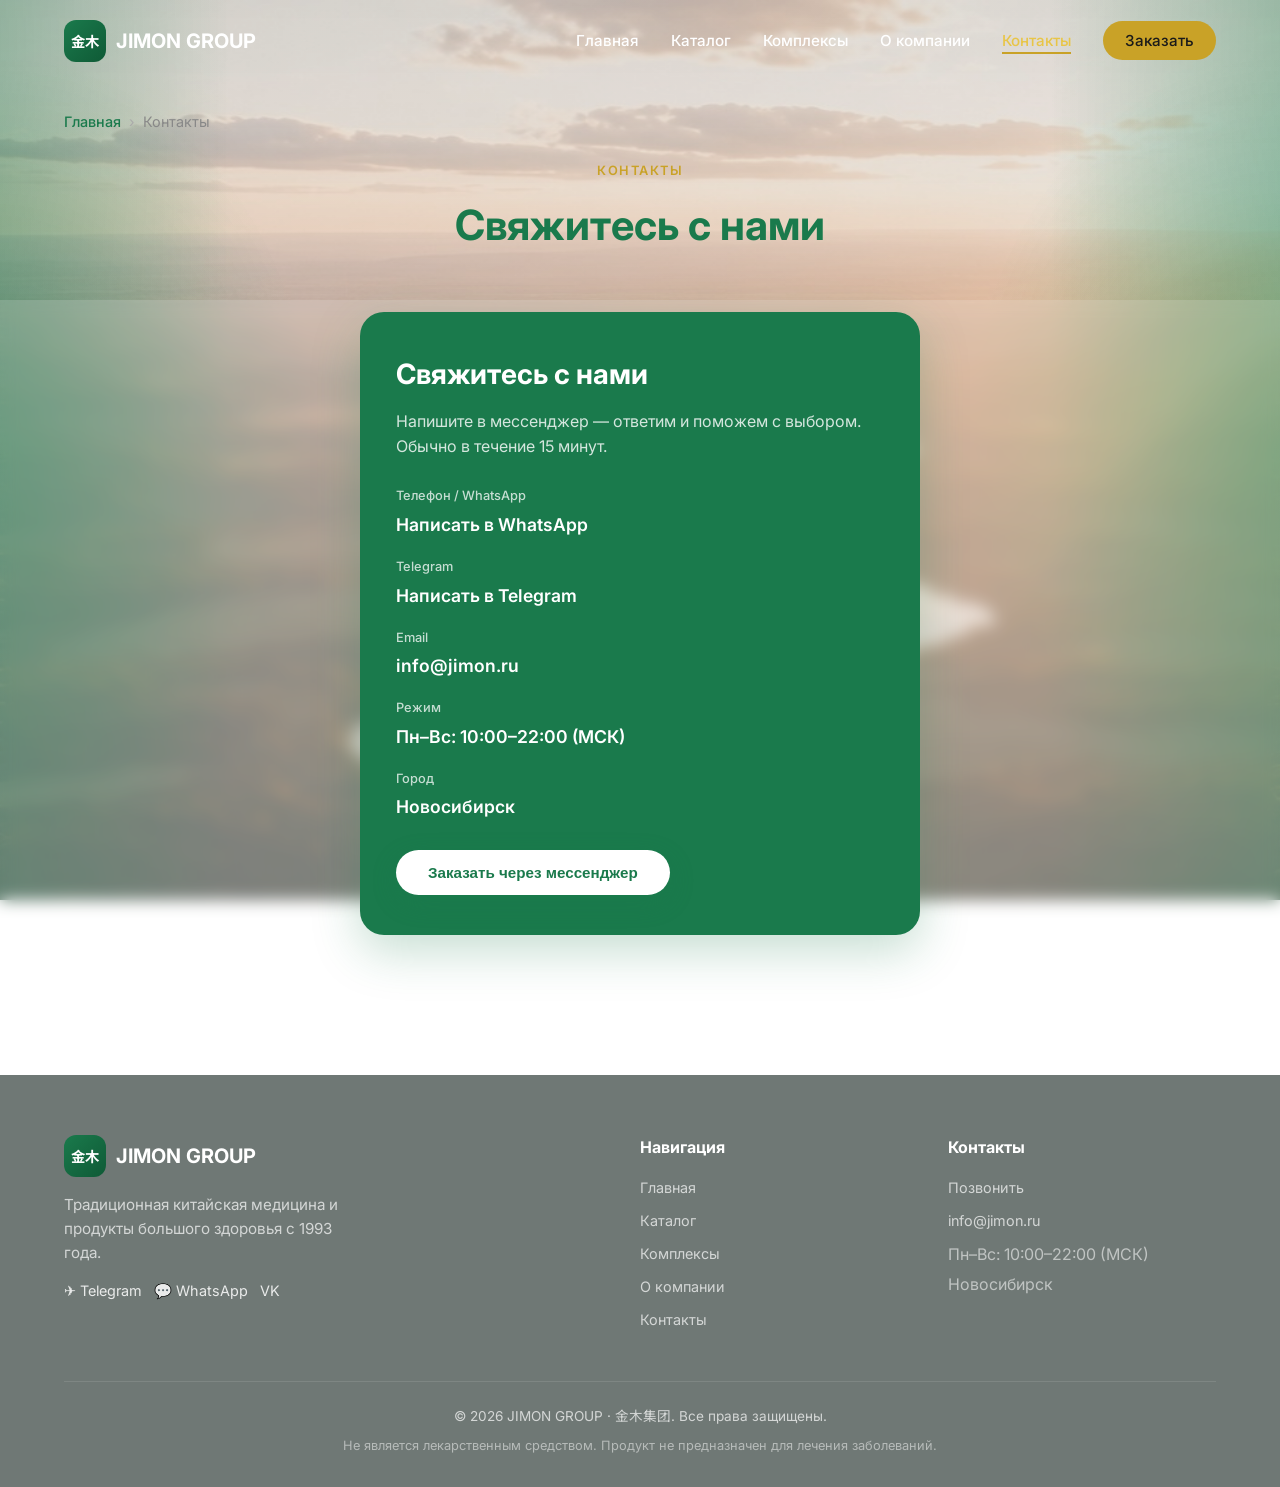
<file: contact.html>
<!DOCTYPE html>
<html lang="ru">
<head>
  <meta charset="UTF-8">
  <link rel="icon" type="image/png" href="favicon.png">
  <meta name="viewport" content="width=device-width, initial-scale=1.0">
  <title>Контакты — JIMON GROUP</title>
  <meta name="description" content="Контакты">
  <link rel="preconnect" href="https://fonts.googleapis.com">
  <link rel="preconnect" href="https://fonts.gstatic.com" crossorigin>
  <link href="https://fonts.googleapis.com/css2?family=Inter:wght@300;400;500;600;700&family=Noto+Sans+SC:wght@400;500;700&display=swap" rel="stylesheet">
  <link rel="stylesheet" href="css/style.css?v=38">
</head>
<body>
  <div class="river-flow" aria-hidden="true"><div class="river-track"></div></div>
  <nav class="navbar" id="navbar">
    <div class="container nav-container">
      <a href="index.html" class="logo"><span class="logo-icon">金木</span><span class="logo-text">JIMON GROUP</span></a>
      <ul class="nav-links">
        <li><a href="index.html">Главная</a></li>
        <li><a href="catalog.html">Каталог</a></li>
        <li><a href="advantages.html">Комплексы</a></li>
        <li><a href="about.html">О компании</a></li>
        <li><a href="contact.html" class="active">Контакты</a></li>
        <li><a href="#" class="btn-nav" onclick="openOrderModal();return false;">Заказать</a></li>
      </ul>
      <button class="burger" id="burger" aria-label="Меню"><span></span><span></span><span></span></button>
    </div>
  </nav>

  <div class="page-top">
    <div class="container"><nav class="breadcrumbs"><a href="index.html">Главная</a><span class="crumb-sep">›</span><span class="crumb-current">Контакты</span></nav></div>
    <div class="container"><div class="catalog-head"><span class="catalog-label">КОНТАКТЫ</span><h1 class="catalog-title">Свяжитесь с нами</h1></div></div>
  </div>
  <section class="contact" style="padding-top:12px">
    <div class="container">
      <div class="contact-simple">
        <h2>Свяжитесь с нами</h2>
        <p class="contact-simple__lead">Напишите в мессенджер — ответим и поможем с выбором. Обычно в течение 15 минут.</p>
        <div class="contact-simple__grid">
          <div class="contact-simple__item">
            <strong>Телефон / WhatsApp</strong>
            <a href="https://wa.me/79513508528">Написать в WhatsApp</a>
          </div>
          <div class="contact-simple__item">
            <strong>Telegram</strong>
            <a href="https://t.me/+lIERYWNvJ9JjNWFi" target="_blank" rel="noopener">Написать в Telegram</a>
          </div>
          <div class="contact-simple__item">
            <strong>Email</strong>
            <a href="mailto:info@jimon.ru">info@jimon.ru</a>
          </div>
          <div class="contact-simple__item">
            <strong>Режим</strong>
            <span>Пн–Вс: 10:00–22:00 (МСК)</span>
          </div>
          <div class="contact-simple__item">
            <strong>Город</strong>
            <span>Новосибирск</span>
          </div>
        </div>
        <button type="button" class="btn btn-primary" style="margin-top:28px" onclick="openOrderModal()">Заказать через мессенджер</button>
      </div>
    </div>
  </section>

  <footer class="footer">
    <div class="container">
      <div class="footer-top">
        <div class="footer-brand">
          <div class="logo"><span class="logo-icon">金木</span><span class="logo-text">JIMON GROUP</span></div>
          <p>Традиционная китайская медицина и продукты большого здоровья с 1993 года.</p>
          <div class="footer-social">
            <a href="https://t.me/+lIERYWNvJ9JjNWFi" target="_blank" rel="noopener" title="Telegram">✈️ Telegram</a>
            <a href="https://wa.me/79513508528" target="_blank" rel="noopener" title="WhatsApp">💬 WhatsApp</a>
            <a href="https://vk.com/" target="_blank" rel="noopener" title="VK">VK</a>
          </div>
        </div>
        <div class="footer-links">
          <h4>Навигация</h4>
          <a href="index.html">Главная</a>
          <a href="catalog.html">Каталог</a>
          <a href="advantages.html">Комплексы</a>
          <a href="about.html">О компании</a>
          <a href="contact.html">Контакты</a>
        </div>
        <div class="footer-links">
          <h4>Контакты</h4>
          <a href="tel:+70000000000">Позвонить</a>
          <a href="mailto:info@jimon.ru">info@jimon.ru</a>
          <span style="display:block;margin-top:6px;opacity:0.8">Пн–Вс: 10:00–22:00 (МСК)</span>
          <span style="display:block;margin-top:4px;opacity:0.8">Новосибирск</span>
        </div>
      </div>
      <div class="footer-bottom">
        <p>© 2026 JIMON GROUP · 金木集团. Все права защищены.</p>
        <p style="margin-top:8px;font-size:0.8rem;opacity:0.7">Не является лекарственным средством. Продукт не предназначен для лечения заболеваний.</p>
      </div>
    </div>
  </footer>
  <button class="totop" id="totop" aria-label="Наверх">↑</button>
  <div class="toast" id="toast"><span>✓</span> <span id="toastText">Готово</span></div>

  <div class="product-modal" id="productModal" aria-hidden="true">
    <div class="product-modal__backdrop" onclick="closeProductModal()"></div>
    <div class="product-modal__box">
      <button class="product-modal__close" onclick="closeProductModal()">✕</button>
      <div class="product-modal__grid">
        <div class="product-modal__img" id="pmImg"></div>
        <div class="product-modal__info">
          <span class="product-modal__cat" id="pmCat"></span>
          <h2 id="pmTitle"></h2>
          <div class="product-modal__rating" id="pmRating"></div>
          <p class="product-modal__desc" id="pmDesc"></p>
          <div class="product-modal__quick" id="pmQuick"></div>
          <div class="product-modal__price-row">
            <div class="product-modal__price" id="pmPrice"></div>
            <div class="product-modal__oldprice" id="pmOldPrice"></div>
          </div>
          <div class="product-modal__actions">
            <button type="button" class="btn btn-primary" id="pmOrderBtn">Заказать</button>
            <a class="btn btn-outline-green" id="pmShareLink" href="#">Открыть страницу</a>
          </div>
        </div>
      </div>
      <div class="product-modal__tabs">
        <div class="tabs__nav" id="pmTabsNav">
          <button type="button" class="tabs__btn active" data-tab="desc">Описание</button>
          <button type="button" class="tabs__btn" data-tab="composition">Состав</button>
          <button type="button" class="tabs__btn" data-tab="indications">Показания</button>
          <button type="button" class="tabs__btn" data-tab="application">Применение</button>
          <button type="button" class="tabs__btn" data-tab="results">Результаты</button>
          <button type="button" class="tabs__btn" data-tab="combos">Сочетания</button>
        </div>
        <div class="tabs__content active" id="tab-desc"></div>
        <div class="tabs__content" id="tab-composition"></div>
        <div class="tabs__content" id="tab-indications"></div>
        <div class="tabs__content" id="tab-application"></div>
        <div class="tabs__content" id="tab-results"></div>
        <div class="tabs__content" id="tab-combos"></div>
      </div>
    </div>
  </div>


  <div class="order-modal" id="orderModal" aria-hidden="true">
    <div class="order-modal__backdrop" onclick="closeOrderModal()"></div>
    <div class="order-modal__box">
      <button class="order-modal__close" onclick="closeOrderModal()" aria-label="Закрыть">✕</button>
      <div class="order-modal__icon">🌿</div>
      <h3>Оформить заказ</h3>
      <div class="order-modal__label" id="orderProductLabel"></div>
      <p class="order-modal__hint">Выберите удобный способ связи — менеджер ответит в течение 15 минут и поможет с оформлением.</p>
      <div class="order-modal__list">
        <a href="https://t.me/+lIERYWNvJ9JjNWFi" target="_blank" rel="noopener" class="order-opt" onclick="showToast('Открываем Telegram…')"><span class="ic">✈️</span><span class="name">Telegram</span><span class="arrow">→</span></a>
        <a href="https://wa.me/79513508528" target="_blank" rel="noopener" class="order-opt" onclick="showToast('Открываем WhatsApp…')"><span class="ic">💬</span><span class="name">WhatsApp</span><span class="arrow">→</span></a>
        <a href="https://vk.com/" target="_blank" rel="noopener" class="order-opt"><span class="ic">💙</span><span class="name">ВКонтакте</span><span class="arrow">→</span></a>
      </div>
      <div class="order-modal__faq">
        <details><summary>Это лекарство?</summary><p>Нет. Продукция относится к БАД / косметике / продуктам питания и не является лекарственным средством.</p></details>
        <details><summary>Как быстро ответят?</summary><p>Обычно в течение 15 минут в рабочее время (10:00–22:00 МСК).</p></details>
        <details><summary>Есть доставка?</summary><p>Да. Условия доставки подскажет менеджер при оформлении заказа.</p></details>
      </div>
      <p class="order-modal__footer">Работаем ежедневно с 10:00 до 22:00 (МСК)</p>
    </div>
  </div>

  <script src="js/products-data.js?v=38"></script>
  <script src="js/main.js?v=38"></script>
</body>
</html>
</file>
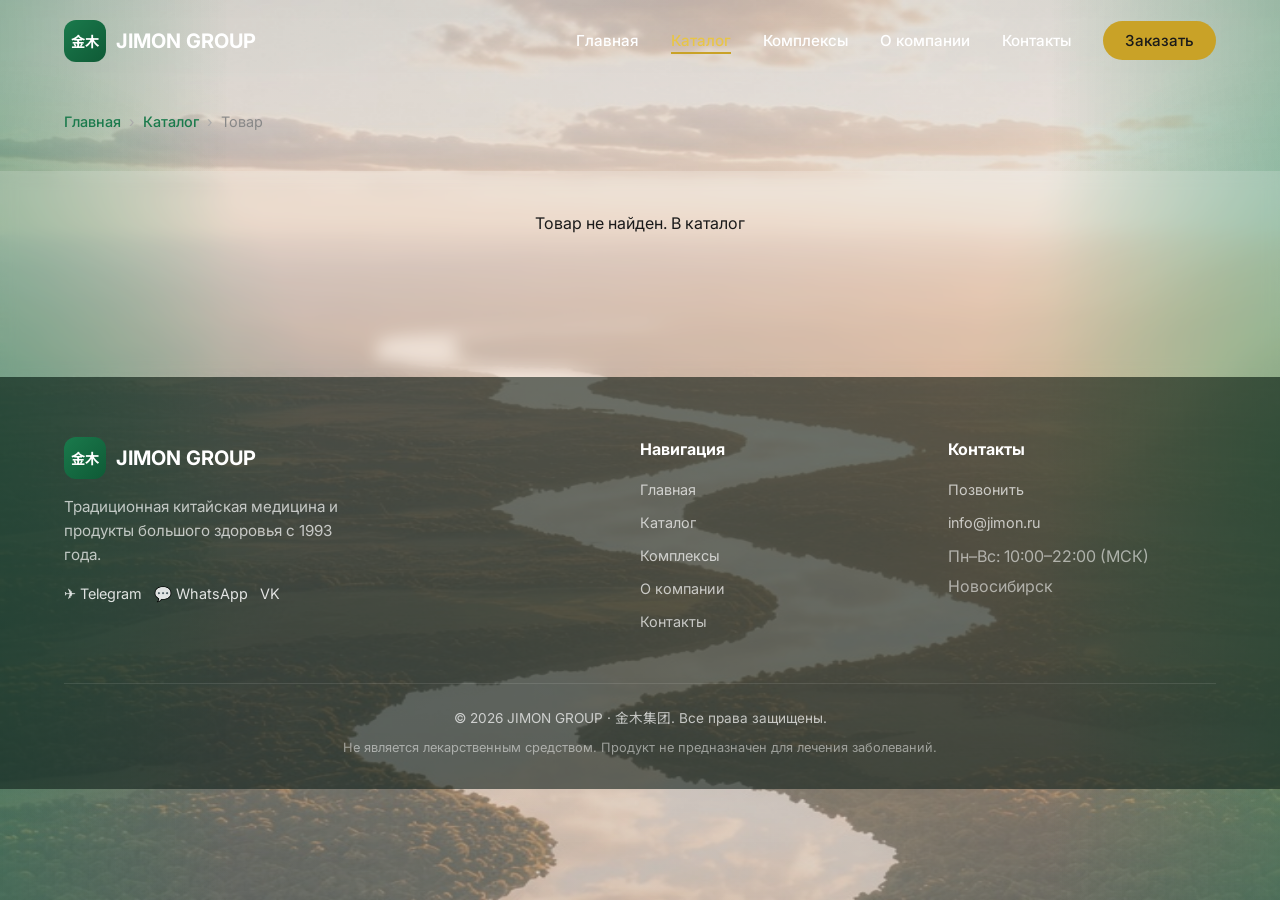
<file: product.html>
<!DOCTYPE html>
<html lang="ru">
<head>
  <meta charset="UTF-8">
  <link rel="icon" type="image/png" href="favicon.png">
  <meta name="viewport" content="width=device-width, initial-scale=1.0">
  <title>Товар — JIMON GROUP</title>
  <meta name="description" content="Карточка товара">
  <link rel="preconnect" href="https://fonts.googleapis.com">
  <link rel="preconnect" href="https://fonts.gstatic.com" crossorigin>
  <link href="https://fonts.googleapis.com/css2?family=Inter:wght@300;400;500;600;700&family=Noto+Sans+SC:wght@400;500;700&display=swap" rel="stylesheet">
  <link rel="stylesheet" href="css/style.css?v=38">
</head>
<body>
  <div class="river-flow" aria-hidden="true"><div class="river-track"></div></div>
  <nav class="navbar" id="navbar">
    <div class="container nav-container">
      <a href="index.html" class="logo"><span class="logo-icon">金木</span><span class="logo-text">JIMON GROUP</span></a>
      <ul class="nav-links">
        <li><a href="index.html">Главная</a></li>
        <li><a href="catalog.html" class="active">Каталог</a></li>
        <li><a href="advantages.html">Комплексы</a></li>
        <li><a href="about.html">О компании</a></li>
        <li><a href="contact.html">Контакты</a></li>
        <li><a href="#" class="btn-nav" onclick="openOrderModal();return false;">Заказать</a></li>
      </ul>
      <button class="burger" id="burger" aria-label="Меню"><span></span><span></span><span></span></button>
    </div>
  </nav>

  <div class="page-top">
    <div class="container"><nav class="breadcrumbs" id="productCrumbs"><a href="index.html">Главная</a><span class="crumb-sep">›</span><a href="catalog.html">Каталог</a><span class="crumb-sep">›</span><span class="crumb-current" id="crumbProduct">Товар</span></nav></div>
  </div>
  <section class="catalog" style="padding-top:0">
    <div class="container">
      <div id="productPageRoot" class="product-page">
        <p style="text-align:center;padding:40px;color:#888">Загрузка…</p>
      </div>
      <section class="recent-block" id="recentBlock" style="display:none;margin-top:48px">
        <h2 class="section-title" style="text-align:center;margin-bottom:24px">Вы недавно смотрели</h2>
        <div class="products-grid" id="recentGrid"></div>
      </section>
    </div>
  </section>

  <footer class="footer">
    <div class="container">
      <div class="footer-top">
        <div class="footer-brand">
          <div class="logo"><span class="logo-icon">金木</span><span class="logo-text">JIMON GROUP</span></div>
          <p>Традиционная китайская медицина и продукты большого здоровья с 1993 года.</p>
          <div class="footer-social">
            <a href="https://t.me/+lIERYWNvJ9JjNWFi" target="_blank" rel="noopener" title="Telegram">✈️ Telegram</a>
            <a href="https://wa.me/79513508528" target="_blank" rel="noopener" title="WhatsApp">💬 WhatsApp</a>
            <a href="https://vk.com/" target="_blank" rel="noopener" title="VK">VK</a>
          </div>
        </div>
        <div class="footer-links">
          <h4>Навигация</h4>
          <a href="index.html">Главная</a>
          <a href="catalog.html">Каталог</a>
          <a href="advantages.html">Комплексы</a>
          <a href="about.html">О компании</a>
          <a href="contact.html">Контакты</a>
        </div>
        <div class="footer-links">
          <h4>Контакты</h4>
          <a href="tel:+70000000000">Позвонить</a>
          <a href="mailto:info@jimon.ru">info@jimon.ru</a>
          <span style="display:block;margin-top:6px;opacity:0.8">Пн–Вс: 10:00–22:00 (МСК)</span>
          <span style="display:block;margin-top:4px;opacity:0.8">Новосибирск</span>
        </div>
      </div>
      <div class="footer-bottom">
        <p>© 2026 JIMON GROUP · 金木集团. Все права защищены.</p>
        <p style="margin-top:8px;font-size:0.8rem;opacity:0.7">Не является лекарственным средством. Продукт не предназначен для лечения заболеваний.</p>
      </div>
    </div>
  </footer>
  <button class="totop" id="totop" aria-label="Наверх">↑</button>
  <div class="toast" id="toast"><span>✓</span> <span id="toastText">Готово</span></div>

  <div class="product-modal" id="productModal" aria-hidden="true">
    <div class="product-modal__backdrop" onclick="closeProductModal()"></div>
    <div class="product-modal__box">
      <button class="product-modal__close" onclick="closeProductModal()">✕</button>
      <div class="product-modal__grid">
        <div class="product-modal__img" id="pmImg"></div>
        <div class="product-modal__info">
          <span class="product-modal__cat" id="pmCat"></span>
          <h2 id="pmTitle"></h2>
          <div class="product-modal__rating" id="pmRating"></div>
          <p class="product-modal__desc" id="pmDesc"></p>
          <div class="product-modal__quick" id="pmQuick"></div>
          <div class="product-modal__price-row">
            <div class="product-modal__price" id="pmPrice"></div>
            <div class="product-modal__oldprice" id="pmOldPrice"></div>
          </div>
          <div class="product-modal__actions">
            <button type="button" class="btn btn-primary" id="pmOrderBtn">Заказать</button>
            <a class="btn btn-outline-green" id="pmShareLink" href="#">Открыть страницу</a>
          </div>
        </div>
      </div>
      <div class="product-modal__tabs">
        <div class="tabs__nav" id="pmTabsNav">
          <button type="button" class="tabs__btn active" data-tab="desc">Описание</button>
          <button type="button" class="tabs__btn" data-tab="composition">Состав</button>
          <button type="button" class="tabs__btn" data-tab="indications">Показания</button>
          <button type="button" class="tabs__btn" data-tab="application">Применение</button>
          <button type="button" class="tabs__btn" data-tab="results">Результаты</button>
          <button type="button" class="tabs__btn" data-tab="combos">Сочетания</button>
        </div>
        <div class="tabs__content active" id="tab-desc"></div>
        <div class="tabs__content" id="tab-composition"></div>
        <div class="tabs__content" id="tab-indications"></div>
        <div class="tabs__content" id="tab-application"></div>
        <div class="tabs__content" id="tab-results"></div>
        <div class="tabs__content" id="tab-combos"></div>
      </div>
    </div>
  </div>


  <div class="order-modal" id="orderModal" aria-hidden="true">
    <div class="order-modal__backdrop" onclick="closeOrderModal()"></div>
    <div class="order-modal__box">
      <button class="order-modal__close" onclick="closeOrderModal()" aria-label="Закрыть">✕</button>
      <div class="order-modal__icon">🌿</div>
      <h3>Оформить заказ</h3>
      <div class="order-modal__label" id="orderProductLabel"></div>
      <p class="order-modal__hint">Выберите удобный способ связи — менеджер ответит в течение 15 минут и поможет с оформлением.</p>
      <div class="order-modal__list">
        <a href="https://t.me/+lIERYWNvJ9JjNWFi" target="_blank" rel="noopener" class="order-opt" onclick="showToast('Открываем Telegram…')"><span class="ic">✈️</span><span class="name">Telegram</span><span class="arrow">→</span></a>
        <a href="https://wa.me/79513508528" target="_blank" rel="noopener" class="order-opt" onclick="showToast('Открываем WhatsApp…')"><span class="ic">💬</span><span class="name">WhatsApp</span><span class="arrow">→</span></a>
        <a href="https://vk.com/" target="_blank" rel="noopener" class="order-opt"><span class="ic">💙</span><span class="name">ВКонтакте</span><span class="arrow">→</span></a>
      </div>
      <div class="order-modal__faq">
        <details><summary>Это лекарство?</summary><p>Нет. Продукция относится к БАД / косметике / продуктам питания и не является лекарственным средством.</p></details>
        <details><summary>Как быстро ответят?</summary><p>Обычно в течение 15 минут в рабочее время (10:00–22:00 МСК).</p></details>
        <details><summary>Есть доставка?</summary><p>Да. Условия доставки подскажет менеджер при оформлении заказа.</p></details>
      </div>
      <p class="order-modal__footer">Работаем ежедневно с 10:00 до 22:00 (МСК)</p>
    </div>
  </div>

  <script src="js/products-data.js?v=38"></script>
  <script src="js/main.js?v=38"></script>
</body>
</html>
</file>
<file: css/style.css>
/* JIMON GROUP · выпуск v28 · Claude */
/* ===== RESET & BASE ===== */
*, *::before, *::after {
  margin: 0;
  padding: 0;
  box-sizing: border-box;
}

:root {
  --primary: #1a7a4c;
  --primary-dark: #0f5a36;
  --primary-light: #2d9b66;
  --accent: #c9a227;
  --accent-light: #e8c547;
  --dark: #1a1a1a;
  --gray: #5a5a5a;
  --light-gray: #f5f7f6;
  --white: #ffffff;
  --gradient: linear-gradient(135deg, #1a7a4c 0%, #0f5a36 100%);
  --shadow: 0 10px 40px rgba(0,0,0,0.08);
  --shadow-hover: 0 20px 60px rgba(0,0,0,0.12);
  --radius: 16px;
  --transition: all 0.4s cubic-bezier(0.25, 0.46, 0.45, 0.94);
}

html {
  scroll-behavior: smooth;
  font-size: 16px;
}

body {
  font-family: 'Inter', 'Noto Sans SC', system-ui, sans-serif;
  color: var(--dark);
  background: transparent;
  line-height: 1.6;
  overflow-x: hidden;
}

img { max-width: 100%; display: block; }
a { text-decoration: none; color: inherit; }
ul { list-style: none; }

.container {
  max-width: 1200px;
  margin: 0 auto;
  padding: 0 24px;
}

/* ===== RIVER — continuous vertical flow (как в старой версии v11) ===== */
.river-flow {
  position: fixed;
  top: 0;
  left: 0;
  width: 100%;
  height: 100%;
  z-index: 0;
  pointer-events: none;
  overflow: hidden;
}

.river-flow .river-track {
  position: absolute;
  top: 0;
  left: 50%;
  width: 100%;
  max-width: none;
  height: 300%;
  background-image: url("../images/river-vertical.png");
  background-size: 100% auto;
  background-repeat: repeat-y;
  background-position: center top;
  opacity: 0.65;
  transform: translateX(-50%);
  animation: riverFlow 40s linear infinite;
}

@keyframes riverFlow {
  0%   { transform: translateX(-50%) translateY(0); }
  100% { transform: translateX(-50%) translateY(-33.333%); }
}

/* Desktop: one river image per cycle; restart instead of stacking copies. */
@media (min-width: 769px) {
  .river-flow .river-track {
    height: 100%;
    background-repeat: no-repeat;
    background-size: 100% 200%;
    animation: riverDesktopRestart 40s linear infinite;
  }
  @keyframes riverDesktopRestart {
    from { transform: translateX(-50%); background-position: center top; }
    to   { transform: translateX(-50%); background-position: center bottom; }
  }
}


.river-flow::after {
  content: '';
  position: absolute;
  inset: 0;
  z-index: 2;
  background:
    linear-gradient(90deg,
      rgba(26, 122, 76, 0.35) 0%,
      transparent 18%,
      transparent 82%,
      rgba(26, 122, 76, 0.35) 100%),
    linear-gradient(180deg,
      rgba(8, 25, 18, 0.12) 0%,
      rgba(8, 25, 18, 0.04) 45%,
      rgba(8, 25, 18, 0.14) 100%);
  pointer-events: none;
}

.river-flow::before {
  content: '';
  position: absolute;
  inset: 0;
  z-index: 2;
  pointer-events: none;
  background:
    radial-gradient(ellipse 45% 80% at 0% 50%, rgba(45, 155, 102, 0.4) 0%, transparent 55%),
    radial-gradient(ellipse 45% 80% at 100% 50%, rgba(45, 155, 102, 0.4) 0%, transparent 55%);
}

/* ===== BUTTONS ===== */
.btn {
  display: inline-flex;
  align-items: center;
  justify-content: center;
  padding: 14px 32px;
  border-radius: 50px;
  font-weight: 600;
  font-size: 0.95rem;
  transition: var(--transition);
  cursor: pointer;
  border: none;
}

.btn-primary {
  background: var(--gradient);
  color: var(--white);
  box-shadow: 0 8px 24px rgba(26, 122, 76, 0.3);
}

.btn-primary:hover {
  transform: translateY(-3px);
  box-shadow: 0 12px 32px rgba(26, 122, 76, 0.4);
}

.btn-outline {
  background: transparent;
  color: var(--white);
  border: 2px solid rgba(255,255,255,0.6);
}

.btn-outline:hover {
  background: rgba(255,255,255,0.15);
  border-color: var(--white);
}

.btn-sm {
  padding: 10px 24px;
  font-size: 0.875rem;
  background: var(--primary);
  color: white;
  border-radius: 50px;
}

.btn-sm:hover {
  background: var(--primary-dark);
  transform: translateY(-2px);
}

.btn-full { width: 100%; }

/* ===== NAVBAR ===== */
.navbar {
  position: fixed;
  top: 0;
  left: 0;
  width: 100%;
  z-index: 1000;
  padding: 20px 0;
  transition: var(--transition);
  background: transparent;
}

.navbar.scrolled {
  background: rgba(255,255,255,0.95);
  backdrop-filter: blur(20px);
  padding: 12px 0;
  box-shadow: 0 4px 30px rgba(0,0,0,0.06);
}

.nav-container {
  display: flex;
  align-items: center;
  justify-content: space-between;
}

.logo {
  display: flex;
  align-items: center;
  gap: 10px;
  font-weight: 700;
  font-size: 1.25rem;
}

.logo-icon {
  background: var(--gradient);
  color: white;
  width: 42px;
  height: 42px;
  border-radius: 12px;
  display: flex;
  align-items: center;
  justify-content: center;
  font-size: 0.9rem;
  font-family: 'Noto Sans SC', sans-serif;
}

.navbar.scrolled .logo-text { color: var(--dark); }
.logo-text { color: white; transition: var(--transition); }

.nav-links {
  display: flex;
  align-items: center;
  gap: 32px;
}

.nav-links a {
  color: white;
  font-weight: 500;
  font-size: 0.95rem;
  transition: var(--transition);
  position: relative;
}

.navbar.scrolled .nav-links a { color: var(--dark); }

.nav-links a:not(.btn-nav)::after {
  content: '';
  position: absolute;
  bottom: -4px;
  left: 0;
  width: 0;
  height: 2px;
  background: var(--accent);
  transition: width 0.3s ease;
}

.nav-links a:not(.btn-nav):hover::after { width: 100%; }

.btn-nav {
  background: var(--accent);
  color: var(--dark) !important;
  padding: 10px 22px;
  border-radius: 50px;
  font-weight: 600;
}

.btn-nav:hover { background: var(--accent-light); }

.burger {
  display: none;
  flex-direction: column;
  gap: 6px;
  background: none;
  border: none;
  cursor: pointer;
  z-index: 1001;
}

.burger span {
  width: 26px;
  height: 2px;
  background: white;
  transition: var(--transition);
}

.navbar.scrolled .burger span { background: var(--dark); }

/* ===== HERO ===== */
.hero {
  position: relative;
  min-height: 100vh;
  display: flex;
  align-items: center;
  justify-content: center;
  overflow: hidden;
  color: white;
  z-index: 1;
}

.hero-overlay {
  position: absolute;
  inset: 0;
  z-index: 1;
  background:
    radial-gradient(ellipse at 70% 20%, rgba(201, 162, 39, 0.12) 0%, transparent 50%),
    linear-gradient(180deg, rgba(0,0,0,0.12) 0%, rgba(0,0,0,0.06) 50%, rgba(0,0,0,0.22) 100%);
  pointer-events: none;
}

.hero-content {
  position: relative;
  z-index: 2;
  text-align: center;
  max-width: 900px;
  padding: 0 24px;
  animation: fadeUp 1s ease-out;
}

.hero-badge {
  display: inline-block;
  background: rgba(255,255,255,0.15);
  backdrop-filter: blur(10px);
  padding: 8px 20px;
  border-radius: 50px;
  font-size: 0.85rem;
  font-weight: 500;
  letter-spacing: 1px;
  margin-bottom: 28px;
  border: 1px solid rgba(255,255,255,0.2);
}

.hero-title {
  font-size: clamp(2.5rem, 6vw, 4.2rem);
  font-weight: 700;
  line-height: 1.15;
  margin-bottom: 20px;
}

.hero-title .line { display: block; }
.hero-title .accent {
  background: linear-gradient(90deg, var(--accent-light), #fff);
  -webkit-background-clip: text;
  -webkit-text-fill-color: transparent;
  background-clip: text;
}

.hero-subtitle {
  font-size: 1.15rem;
  opacity: 0.9;
  max-width: 600px;
  margin: 0 auto 36px;
  font-weight: 300;
}

.hero-cta {
  display: flex;
  gap: 16px;
  justify-content: center;
  flex-wrap: wrap;
  margin-bottom: 60px;
}

.hero-stats {
  display: flex;
  justify-content: center;
  gap: 48px;
  flex-wrap: wrap;
}

.stat {
  text-align: center;
}

.stat-num {
  display: block;
  font-size: 2.2rem;
  font-weight: 700;
  color: var(--accent-light);
}

.stat-label {
  font-size: 0.85rem;
  opacity: 0.8;
}

.scroll-indicator {
  position: absolute;
  bottom: 40px;
  left: 50%;
  transform: translateX(-50%);
  z-index: 2;
  text-align: center;
  font-size: 0.8rem;
  opacity: 0.7;
  animation: bounce 2s infinite;
}

.mouse {
  width: 24px;
  height: 38px;
  border: 2px solid rgba(255,255,255,0.6);
  border-radius: 12px;
  margin: 10px auto 0;
  position: relative;
}

.mouse::after {
  content: '';
  width: 4px;
  height: 8px;
  background: white;
  border-radius: 2px;
  position: absolute;
  top: 8px;
  left: 50%;
  transform: translateX(-50%);
  animation: scroll 1.5s infinite;
}

/* ===== SECTIONS ===== */
section {
  padding: 100px 0;
  position: relative;
  z-index: 2;
}

.section-header {
  text-align: center;
  max-width: 700px;
  margin: 0 auto 60px;
}

.section-tag {
  display: inline-block;
  background: rgba(26,122,76,0.15);
  color: var(--primary);
  padding: 6px 16px;
  border-radius: 50px;
  font-size: 0.8rem;
  font-weight: 600;
  letter-spacing: 1px;
  text-transform: uppercase;
  margin-bottom: 16px;
}

.section-tag.light {
  background: rgba(255,255,255,0.15);
  color: var(--accent-light);
}

.section-title {
  font-size: clamp(1.8rem, 4vw, 2.6rem);
  font-weight: 700;
  margin-bottom: 16px;
  color: var(--dark);
}

.section-title.light { color: white; }

.section-desc {
  color: var(--gray);
  font-size: 1.05rem;
}

/* ===== ABOUT ===== */
.about {
  background: rgba(245, 247, 246, 0.18);
  backdrop-filter: blur(8px);
}


.about-grid {
  display: grid;
  grid-template-columns: repeat(5, 1fr);
  gap: 16px;
  align-items: stretch;
}

.about-card {
  display: flex;
  flex-direction: column;
  align-items: center;
  justify-content: flex-start;
  text-align: center;
  text-decoration: none;
  color: inherit;
  min-height: 260px;
  padding: 32px 14px 22px;
  border-radius: 28px;
  border: 1px solid rgba(255,255,255,0.65);
  box-shadow:
    0 12px 32px rgba(0,0,0,0.08),
    inset 0 1px 0 rgba(255,255,255,0.7);
  backdrop-filter: blur(14px);
  -webkit-backdrop-filter: blur(14px);
  transition: transform 0.35s cubic-bezier(0.25, 0.8, 0.25, 1),
              box-shadow 0.35s ease,
              border-color 0.3s ease;
  position: relative;
  overflow: hidden;
}

/* soft watermark glow inside card */
.about-card::before {
  content: '';
  position: absolute;
  width: 140%;
  height: 80%;
  left: -20%;
  bottom: -30%;
  background: radial-gradient(ellipse at center, rgba(255,255,255,0.45) 0%, transparent 70%);
  pointer-events: none;
  z-index: 0;
}

.about-card::after {
  content: '';
  position: absolute;
  top: -50%;
  left: -50%;
  width: 200%;
  height: 200%;
  background: radial-gradient(circle, rgba(201,162,39,0.4) 0%, transparent 58%);
  opacity: 0;
  pointer-events: none;
  transition: opacity 0.35s;
  z-index: 0;
}

.about-card:hover {
  transform: translateY(-14px) scale(1.04);
  border-color: rgba(201, 162, 39, 0.75);
  box-shadow:
    0 28px 55px rgba(201, 162, 39, 0.32),
    0 0 0 3px rgba(201, 162, 39, 0.2),
    0 0 48px rgba(201, 162, 39, 0.28);
  z-index: 3;
}

.about-card:hover::after {
  opacity: 1;
  animation: aboutGlowSpin 3s linear infinite;
}

@keyframes aboutGlowSpin {
  from { transform: rotate(0deg); }
  to   { transform: rotate(360deg); }
}

.about-card > * {
  position: relative;
  z-index: 1;
}

.about-icon {
  width: 64px;
  height: 64px;
  margin-bottom: 18px;
  display: flex;
  align-items: center;
  justify-content: center;
  filter: drop-shadow(0 6px 12px rgba(0,0,0,0.12));
}
.about-icon svg {
  width: 52px;
  height: 52px;
  display: block;
}

.about-card h3 {
  font-size: 0.98rem;
  font-weight: 700;
  margin-bottom: 8px;
  color: #1a2e24;
  line-height: 1.25;
}

.about-card p {
  color: #4a5c52;
  font-size: 0.78rem;
  line-height: 1.35;
  max-width: 140px;
}

/* Макет: пастельные вертикальные «стёкла» */
.about-card--joints {
  background: linear-gradient(175deg, rgba(220,235,255,0.95) 0%, rgba(175,205,240,0.72) 100%);
}
.about-card--liver {
  background: linear-gradient(175deg, rgba(220,245,222,0.95) 0%, rgba(165,215,175,0.72) 100%);
}
.about-card--heart {
  background: linear-gradient(175deg, rgba(255,225,230,0.95) 0%, rgba(250,185,195,0.72) 100%);
}
.about-card--beauty {
  background: linear-gradient(175deg, rgba(255,244,210,0.95) 0%, rgba(230,205,255,0.7) 100%);
}
.about-card--immunity {
  background: linear-gradient(175deg, rgba(210,248,240,0.95) 0%, rgba(165,225,210,0.72) 100%);
}
.about-card--ai {
  background: linear-gradient(175deg, rgba(210,240,255,0.95) 0%, rgba(165,220,250,0.72) 100%);
}
.about-card--breath {
  background: linear-gradient(175deg, rgba(232,240,255,0.95) 0%, rgba(190,208,245,0.72) 100%);
}
.about-card--brain {
  background: linear-gradient(175deg, rgba(240,226,255,0.95) 0%, rgba(206,182,240,0.72) 100%);
}
.about-card--energy {
  background: linear-gradient(175deg, rgba(255,238,208,0.95) 0%, rgba(250,208,152,0.72) 100%);
}
.about-card--sleep {
  background: linear-gradient(175deg, rgba(226,228,250,0.95) 0%, rgba(172,178,226,0.72) 100%);
}

@media (max-width: 1100px) {
  .about-grid {
    grid-template-columns: repeat(5, 1fr);
    gap: 12px;
  }
  .about-card { padding: 28px 10px 20px; }
  .about-card h3 { font-size: 0.88rem; }
  .about-card p { font-size: 0.72rem; }
}
@media (max-width: 860px) {
  .about-grid {
    grid-template-columns: repeat(2, 1fr);
    gap: 14px;
  }
}
@media (max-width: 640px) {
  .about-grid {
    grid-template-columns: repeat(2, 1fr);
    gap: 12px;
  }
  .about-card {
    min-height: 200px;
    padding: 22px 10px 16px;
    border-radius: 22px;
  }
  .about-icon { width: 48px; height: 48px; margin-bottom: 12px; }
  .about-icon svg { width: 40px; height: 40px; }
  .about-card h3 { font-size: 0.88rem; }
  .about-card p { font-size: 0.72rem; }
}


/* ===== CATALOG ===== */
.catalog {
  background: rgba(255, 255, 255, 0.18);
  backdrop-filter: blur(8px);
}

.filters {
  display: flex;
  justify-content: center;
  gap: 12px;
  flex-wrap: wrap;
  margin-bottom: 48px;
}

.filter-btn {
  padding: 10px 24px;
  border-radius: 50px;
  border: 2px solid #e0e0e0;
  background: white;
  font-weight: 500;
  font-size: 0.9rem;
  cursor: pointer;
  transition: var(--transition);
  color: var(--gray);
}

.filter-btn:hover,
.filter-btn.active {
  border-color: var(--primary);
  background: var(--primary);
  color: white;
}

.products-grid {
  display: grid;
  grid-template-columns: repeat(auto-fill, minmax(320px, 1fr));
  gap: 32px;
}

.product-card {
  background: white;
  border-radius: var(--radius);
  overflow: hidden;
  box-shadow: var(--shadow);
  /* transition без transform — иначе убивает веер-keyframes */
  transition: box-shadow 0.4s ease, border-color 0.35s ease, transform 0.3s ease;
  display: flex;
  flex-direction: column;
}

.product-card:hover {
  /* overridden by card effects below */
}

.product-card.hidden {
  display: none;
}

.product-image {
  position: relative;
  height: 220px;
  overflow: hidden;
}

.product-bg {
  width: 100%;
  height: 100%;
  transition: transform 0.6s ease;
}

.product-card:hover .product-bg {
  transform: scale(1.08);
}

.tea-bg { background: linear-gradient(135deg, #f0e6a0 0%, #c9a227 40%, #8b7355 100%); }
.cream-bg { background: linear-gradient(135deg, #e8f5e9 0%, #81c784 50%, #2e7d32 100%); }
.xy-bg { background: linear-gradient(135deg, #e3f2fd 0%, #42a5f5 40%, #1565c0 100%); }
.xl-bg { background: linear-gradient(135deg, #e8eaf6 0%, #5c6bc0 40%, #283593 100%); }
.tea2-bg { background: linear-gradient(135deg, #fff8e1 0%, #ffb300 50%, #e65100 100%); }
.care2-bg { background: linear-gradient(135deg, #f3e5f5 0%, #ab47bc 50%, #6a1b9a 100%); }

.product-badge {
  position: absolute;
  top: 16px;
  left: 16px;
  background: rgba(255,255,255,0.95);
  padding: 6px 14px;
  border-radius: 50px;
  font-size: 0.75rem;
  font-weight: 600;
  color: var(--primary);
}

.product-info {
  padding: 28px;
  flex: 1;
  display: flex;
  flex-direction: column;
}

.product-title {
  font-size: 1.3rem;
  font-weight: 700;
  margin-bottom: 4px;
}

.product-chinese {
  font-family: 'Noto Sans SC', sans-serif;
  color: var(--primary);
  font-size: 0.9rem;
  margin-bottom: 12px;
}

.product-desc {
  color: var(--gray);
  font-size: 0.95rem;
  margin-bottom: 16px;
  flex: 1;
}

.product-meta {
  margin-bottom: 20px;
}

.product-series {
  font-size: 0.8rem;
  color: var(--primary);
  background: rgba(26,122,76,0.08);
  padding: 4px 12px;
  border-radius: 50px;
}

/* ===== ADVANTAGES ===== */
.advantages {
  position: relative;
  min-height: 560px;
  display: flex;
  align-items: center;
  overflow: hidden;
  color: white;
  z-index: 2;
  background: rgba(10, 40, 30, 0.28);
  backdrop-filter: blur(4px);
}

.advantages-content {
  position: relative;
  z-index: 1;
  text-align: center;
}

.advantages-grid {
  display: grid;
  grid-template-columns: repeat(auto-fit, minmax(220px, 1fr));
  gap: 32px;
  margin-top: 50px;
}

.adv-item {
  background: rgba(255,255,255,0.1);
  backdrop-filter: blur(10px);
  border: 1px solid rgba(255,255,255,0.15);
  padding: 32px 24px;
  border-radius: var(--radius);
  transition: var(--transition);
}

.adv-item:hover {
  background: rgba(255,255,255,0.18);
  transform: translateY(-6px);
}

.adv-num {
  font-size: 2rem;
  font-weight: 700;
  color: var(--accent);
  margin-bottom: 12px;
}

.adv-item h4 {
  font-size: 1.1rem;
  margin-bottom: 8px;
}

.adv-item p {
  font-size: 0.9rem;
  opacity: 0.85;
}

/* ===== CONTACT ===== */
.contact {
  background: rgba(255, 255, 255, 0.16);
  backdrop-filter: blur(8px);
}

.contact-card {
  background: white;
  border-radius: 24px;
  box-shadow: var(--shadow);
  display: grid;
  grid-template-columns: 1fr 1fr;
  overflow: hidden;
}

.contact-info {
  background: var(--gradient);
  color: white;
  padding: 50px 40px;
}

.contact-info h2 {
  font-size: 1.8rem;
  margin: 12px 0 16px;
}

.contact-info p {
  opacity: 0.9;
  margin-bottom: 32px;
}

.contact-details {
  display: flex;
  flex-direction: column;
  gap: 20px;
}

.contact-item strong {
  display: block;
  font-size: 0.8rem;
  opacity: 0.7;
  margin-bottom: 4px;
}

.contact-item a {
  font-size: 1.15rem;
  font-weight: 600;
  transition: opacity 0.3s;
}

.contact-item a:hover { opacity: 0.8; }

.contact-form {
  padding: 50px 40px;
  display: flex;
  flex-direction: column;
  gap: 20px;
}

.form-group input,
.form-group textarea {
  width: 100%;
  padding: 16px 20px;
  border: 2px solid #eee;
  border-radius: 12px;
  font-family: inherit;
  font-size: 1rem;
  transition: border-color 0.3s;
  outline: none;
}

.form-group input:focus,
.form-group textarea:focus {
  border-color: var(--primary);
}

/* ===== FOOTER ===== */
.footer {
  background: rgba(15, 30, 25, 0.6);
  color: rgba(255,255,255,0.7);
  padding: 60px 0 30px;
  position: relative;
  z-index: 2;
}

.footer-top {
  display: grid;
  grid-template-columns: 2fr 1fr 1fr;
  gap: 40px;
  margin-bottom: 40px;
}

.footer-brand .logo {
  margin-bottom: 16px;
}

.footer-brand .logo-text { color: white; }

.footer-brand p {
  font-size: 0.95rem;
  max-width: 300px;
}

.footer-links h4 {
  color: white;
  margin-bottom: 16px;
  font-size: 1rem;
}

.footer-links a {
  display: block;
  margin-bottom: 10px;
  font-size: 0.9rem;
  transition: color 0.3s;
}

.footer-links a:hover { color: var(--accent); }

.footer-bottom {
  border-top: 1px solid rgba(255,255,255,0.1);
  padding-top: 24px;
  text-align: center;
  font-size: 0.85rem;
}

/* ===== ANIMATIONS ===== */
@keyframes fadeUp {
  from { opacity: 0; transform: translateY(40px); }
  to { opacity: 1; transform: translateY(0); }
}

@keyframes bounce {
  0%, 100% { transform: translateX(-50%) translateY(0); }
  50% { transform: translateX(-50%) translateY(10px); }
}

@keyframes scroll {
  0% { opacity: 1; top: 8px; }
  100% { opacity: 0; top: 20px; }
}

/* ===== RESPONSIVE ===== */
@media (max-width: 900px) {
  .nav-links {
    position: fixed;
    top: 0;
    right: -100%;
    width: 280px;
    height: 100vh;
    background: white;
    flex-direction: column;
    justify-content: center;
    gap: 24px;
    padding: 40px;
    box-shadow: -10px 0 40px rgba(0,0,0,0.1);
    transition: right 0.4s ease;
    z-index: 1000;
  }

  .nav-links.open {
    right: 0;
  }

  .nav-links a {
    color: var(--dark) !important;
    font-size: 1.1rem;
  }

  .btn-nav {
    background: var(--primary) !important;
    color: white !important;
  }

  .burger {
    display: flex;
  }

  .burger.active span:nth-child(1) {
    transform: rotate(45deg) translate(5px, 6px);
  }
  .burger.active span:nth-child(2) {
    opacity: 0;
  }
  .burger.active span:nth-child(3) {
    transform: rotate(-45deg) translate(5px, -6px);
  }

  .contact-card {
    grid-template-columns: 1fr;
  }

  .footer-top {
    grid-template-columns: 1fr;
    gap: 32px;
  }

  .hero-stats { gap: 28px; }

  

  /* Mobile: same river scale as desktop (1000px track), not full-width short tiles */
  .river-flow .river-track {
    width: 1000px;
    max-width: none;
    opacity: 0.65;
    background-size: 100% auto;
    background-repeat: repeat-y;
    height: 300%;
    animation: riverFlow 40s linear infinite;
  }
}

@media (max-width: 600px) {
  section { padding: 70px 0; }

  .products-grid {
    grid-template-columns: 1fr;
  }

  .hero-cta {
    flex-direction: column;
    align-items: center;
  }

  .stat-num { font-size: 1.8rem; }
}










/* ===== PRODUCT CARD — hover only (fan via JS) ===== */
.product-card {
  position: relative;
  overflow: hidden;
  border: 1px solid rgba(0,0,0,0.06);
}
.product-card.fan-ready {
  /* controlled by JS */
}
.product-card:hover,
.product-card.product-card--tap {
  transform: translateY(-14px) scale(1.04) !important;
  box-shadow:
    0 28px 55px rgba(201, 162, 39, 0.35),
    0 0 0 4px rgba(201, 162, 39, 0.2) !important;
  border-color: #c9a227 !important;
  z-index: 20;
  transition: transform 0.3s ease, box-shadow 0.3s ease !important;
}
.product-card:hover .product-image img,
.product-card.product-card--tap .product-image img {
  transform: scale(1.1);
}
.product-image img { transition: transform 0.45s ease; }
.product-card > * { position: relative; z-index: 2; }

/* ===== PAGE HERO (inner pages) ===== */
.page-hero {
  position: relative;
  min-height: 42vh;
  display: flex;
  align-items: center;
  justify-content: center;
  color: white;
  z-index: 1;
  padding: 140px 0 80px;
}

.page-hero-content {
  position: relative;
  z-index: 2;
  text-align: center;
  max-width: 800px;
  margin: 0 auto;
}

.page-hero-title {
  font-size: clamp(1.8rem, 4vw, 2.8rem);
  font-weight: 700;
  margin: 12px 0 16px;
}

.page-hero-desc {
  font-size: 1.1rem;
  opacity: 0.9;
  max-width: 600px;
  margin: 0 auto;
  font-weight: 300;
}

/* Active nav link */
.nav-links a.active {
  color: var(--accent-light) !important;
}
.navbar.scrolled .nav-links a.active {
  color: var(--primary) !important;
}
.nav-links a.active::after {
  width: 100%;
}

/* Ensure sections on inner pages have top spacing */
body > section:first-of-type {
  /* ok */
}

.page-hero .hero-overlay {
  background: linear-gradient(180deg, rgba(0,0,0,0.15) 0%, rgba(0,0,0,0.08) 100%);
}

/* Product images in cards */
.product-image img {
  width: 100%;
  height: 100%;
  object-fit: cover;
  transition: transform 0.6s ease;
}
.product-card:hover .product-image img {
  transform: scale(1.06);
}
.product-image {
  background: #f0f4f1;
}

/* ===== ORDER MODAL — new style ===== */
.order-modal {
  position: fixed;
  inset: 0;
  z-index: 4000;
  display: none;
  align-items: center;
  justify-content: center;
  padding: 20px;
}
.order-modal.on {
  display: flex;
}
.order-modal__backdrop {
  position: absolute;
  inset: 0;
  background: rgba(10, 42, 30, 0.72);
  backdrop-filter: blur(10px);
  -webkit-backdrop-filter: blur(10px);
  cursor: pointer;
  animation: fadeIn 0.25s ease;
}
@keyframes fadeIn {
  from { opacity: 0; }
  to { opacity: 1; }
}
.order-modal__box {
  position: relative;
  background: #ffffff;
  border-radius: 20px;
  padding: 40px 32px 28px;
  max-width: 420px;
  width: 100%;
  box-shadow: 0 24px 64px rgba(10, 42, 30, 0.35);
  border: 1px solid rgba(26, 122, 76, 0.12);
  z-index: 1;
  animation: modalIn 0.35s cubic-bezier(0.22, 1, 0.36, 1);
}
@keyframes modalIn {
  from { opacity: 0; transform: translateY(28px) scale(0.96); }
  to { opacity: 1; transform: translateY(0) scale(1); }
}
.order-modal__close {
  position: absolute;
  top: 14px;
  right: 14px;
  width: 36px;
  height: 36px;
  border: none;
  background: rgba(0,0,0,0.04);
  border-radius: 50%;
  font-size: 18px;
  color: #888;
  cursor: pointer;
  display: flex;
  align-items: center;
  justify-content: center;
  transition: all 0.25s ease;
}
.order-modal__close:hover {
  background: rgba(26, 122, 76, 0.1);
  color: #1a7a4c;
  transform: rotate(90deg);
}
.order-modal h3 {
  font-family: 'Inter', system-ui, sans-serif;
  font-size: 1.4rem;
  font-weight: 700;
  color: #1a7a4c;
  margin: 0 0 8px;
  text-align: center;
  letter-spacing: -0.02em;
}
.order-modal__label {
  text-align: center;
  font-size: 0.75rem;
  color: #c9a227;
  font-weight: 600;
  letter-spacing: 0.6px;
  text-transform: uppercase;
  background: linear-gradient(135deg, rgba(201,162,39,0.14), rgba(26,122,76,0.08));
  padding: 8px 16px;
  border-radius: 50px;
  margin: 0 auto 14px;
  display: none;
  max-width: 90%;
}
.order-modal__label.on {
  display: inline-block;
}
.order-modal__hint {
  text-align: center;
  font-size: 0.9rem;
  color: #5a5a5a;
  margin: 0 0 24px;
  line-height: 1.55;
  font-weight: 400;
}
.order-modal__list {
  display: flex;
  flex-direction: column;
  gap: 10px;
}
.order-opt {
  display: flex;
  align-items: center;
  gap: 14px;
  padding: 15px 18px;
  border: 1.5px solid #e8eee9;
  border-radius: 14px;
  text-decoration: none;
  color: #1a1a1a;
  font-weight: 600;
  font-size: 0.95rem;
  transition: all 0.25s ease;
  background: #fafcfb;
}
.order-opt:hover {
  border-color: #1a7a4c;
  background: rgba(26, 122, 76, 0.06);
  transform: translateX(4px);
  box-shadow: 0 4px 16px rgba(26, 122, 76, 0.1);
}
.order-opt .ic {
  font-size: 1.25rem;
  width: 32px;
  height: 32px;
  display: flex;
  align-items: center;
  justify-content: center;
  background: #fff;
  border-radius: 10px;
  box-shadow: 0 2px 8px rgba(0,0,0,0.06);
}
.order-opt .name {
  flex: 1;
}
.order-opt .arrow {
  color: #1a7a4c;
  font-size: 1.1rem;
  opacity: 0.5;
  transition: 0.25s;
}
.order-opt:hover .arrow {
  opacity: 1;
  transform: translateX(3px);
}
.order-modal__footer {
  text-align: center;
  font-size: 0.78rem;
  color: #999;
  margin: 20px 0 0;
  font-weight: 400;
}

/* ===== BREADCRUMBS & PAGE TOP ===== */
.page-top {
  position: relative;
  z-index: 2;
  padding: 110px 0 10px;
}
.breadcrumbs {
  display: flex;
  align-items: center;
  gap: 8px;
  font-size: 0.9rem;
  margin-bottom: 28px;
  flex-wrap: wrap;
}
.breadcrumbs a {
  color: #1a7a4c;
  font-weight: 500;
  transition: opacity 0.2s;
}
.breadcrumbs a:hover { opacity: 0.7; }
.crumb-sep { color: #aaa; }
.crumb-current { color: #888; }

.catalog-head {
  text-align: center;
  margin-bottom: 32px;
}
.catalog-label {
  display: block;
  font-size: 0.8rem;
  font-weight: 600;
  letter-spacing: 1.5px;
  color: #c9a227;
  text-transform: uppercase;
  margin-bottom: 10px;
}
.catalog-title {
  font-size: clamp(1.8rem, 4vw, 2.6rem);
  font-weight: 700;
  color: #1a7a4c;
  margin: 0;
}

/* Product card actions */
.product-actions {
  display: flex;
  gap: 10px;
  flex-wrap: wrap;
  margin-top: 4px;
}
.btn-outline-green {
  background: transparent !important;
  color: #1a7a4c !important;
  border: 2px solid #1a7a4c !important;
}
.btn-outline-green:hover {
  background: rgba(26,122,76,0.08) !important;
}

/* ===== PRODUCT DETAIL MODAL ===== */
.product-modal {
  position: fixed;
  inset: 0;
  z-index: 3500;
  display: none;
  align-items: center;
  justify-content: center;
  padding: 20px;
}
.product-modal.on { display: flex; }
.product-modal__backdrop {
  position: absolute;
  inset: 0;
  background: rgba(10, 42, 30, 0.7);
  backdrop-filter: blur(10px);
  cursor: pointer;
}
.product-modal__box {
  position: relative;
  background: #fff;
  border-radius: 20px;
  max-width: 820px;
  width: 100%;
  max-height: 90vh;
  overflow-y: auto;
  box-shadow: 0 24px 64px rgba(10,42,30,0.35);
  z-index: 1;
  animation: modalIn 0.35s cubic-bezier(0.22,1,0.36,1);
}
.product-modal__close {
  position: absolute;
  top: 14px;
  right: 14px;
  width: 36px;
  height: 36px;
  border: none;
  background: rgba(0,0,0,0.05);
  border-radius: 50%;
  font-size: 18px;
  color: #888;
  cursor: pointer;
  z-index: 2;
  display: flex;
  align-items: center;
  justify-content: center;
  transition: 0.25s;
}
.product-modal__close:hover {
  background: rgba(26,122,76,0.1);
  color: #1a7a4c;
  transform: rotate(90deg);
}
.product-modal__grid {
  display: grid;
  grid-template-columns: 1fr 1fr;
  gap: 0;
}
.product-modal__img {
  background: #f0f4f1;
  min-height: 320px;
  display: flex;
  align-items: center;
  justify-content: center;
  overflow: hidden;
  border-radius: 20px 0 0 20px;
}
.product-modal__img img {
  width: 100%;
  height: 100%;
  object-fit: cover;
}
.product-modal__info {
  padding: 40px 32px;
  display: flex;
  flex-direction: column;
  justify-content: center;
}
.product-modal__cat {
  font-size: 0.75rem;
  font-weight: 600;
  color: #c9a227;
  letter-spacing: 1px;
  text-transform: uppercase;
  margin-bottom: 10px;
}
.product-modal__info h2 {
  font-size: 1.5rem;
  color: #1a1a1a;
  margin: 0 0 12px;
  line-height: 1.3;
}
.product-modal__desc {
  color: #5a5a5a;
  font-size: 0.95rem;
  line-height: 1.55;
  margin-bottom: 20px;
}
.product-modal__price {
  font-size: 1.5rem;
  font-weight: 700;
  color: #1a7a4c;
  margin-bottom: 24px;
}
.product-modal__actions {
  display: flex;
  gap: 12px;
  flex-wrap: wrap;
}

/* Order modal icon */
.order-modal__icon {
  text-align: center;
  font-size: 2rem;
  margin-bottom: 8px;
}

@media (max-width: 700px) {
  .product-modal__grid {
    grid-template-columns: 1fr;
  }
  .product-modal__img {
    border-radius: 20px 20px 0 0;
    min-height: 220px;
  }
}

/* ===== PRODUCT MODAL TABS ===== */
.product-modal__tabs {
  border-top: 1px solid #eee;
  padding: 0 28px 28px;
}
.tabs__nav {
  display: flex;
  gap: 6px;
  flex-wrap: wrap;
  padding: 16px 0 12px;
  border-bottom: 1px solid #eee;
  margin-bottom: 16px;
}
.tabs__btn {
  background: transparent;
  border: none;
  padding: 8px 16px;
  font-size: 0.9rem;
  font-weight: 600;
  color: #888;
  border-radius: 50px;
  cursor: pointer;
  transition: all 0.25s;
  font-family: inherit;
}
.tabs__btn:hover {
  color: #1a7a4c;
  background: rgba(26,122,76,0.06);
}
.tabs__btn.active {
  background: #1a7a4c;
  color: #fff;
}
.tabs__content {
  display: none;
  font-size: 0.95rem;
  color: #444;
  line-height: 1.6;
  animation: fadeIn 0.25s ease;
}
.tabs__content.active {
  display: block;
}
.comp-list, .steps-list {
  list-style: none;
  padding: 0;
  margin: 0;
}
.comp-list li, .steps-list li {
  padding: 10px 0;
  border-bottom: 1px solid #f0f0f0;
}
.comp-list li:last-child, .steps-list li:last-child {
  border-bottom: none;
}
.effects-tags {
  display: flex;
  flex-wrap: wrap;
  gap: 8px;
}
.effect-tag {
  background: rgba(26,122,76,0.08);
  color: #1a7a4c;
  padding: 6px 14px;
  border-radius: 50px;
  font-size: 0.85rem;
  font-weight: 500;
}
.product-modal__quick {
  display: flex;
  gap: 16px;
  flex-wrap: wrap;
  margin-bottom: 16px;
}
.product-modal__quick .qi {
  flex: 1;
  min-width: 90px;
  background: #f5f9f6;
  border-radius: 12px;
  padding: 12px;
  text-align: center;
}
.product-modal__quick .qi .ic { font-size: 1.2rem; margin-bottom: 4px; }
.product-modal__quick .qi .label { font-size: 0.7rem; color: #888; text-transform: uppercase; letter-spacing: 0.5px; }
.product-modal__quick .qi .value { font-size: 0.85rem; font-weight: 600; color: #1a1a1a; margin-top: 2px; }

/* ===== CATALOG TOOLBAR ===== */
.catalog-toolbar {
  display: flex;
  gap: 16px;
  flex-wrap: wrap;
  justify-content: center;
  margin-bottom: 20px;
}
.catalog-search input {
  width: min(320px, 100%);
  padding: 12px 18px;
  border: 2px solid #e0e8e3;
  border-radius: 50px;
  font-size: 0.95rem;
  font-family: inherit;
  outline: none;
  transition: border-color 0.25s;
  background: #fff;
}
.catalog-search input:focus {
  border-color: #1a7a4c;
}
.catalog-sort select {
  padding: 12px 18px;
  border: 2px solid #e0e8e3;
  border-radius: 50px;
  font-size: 0.9rem;
  font-family: inherit;
  background: #fff;
  cursor: pointer;
  outline: none;
}
.catalog-sort select:focus {
  border-color: #1a7a4c;
}

/* Rating on cards */
.product-rating {
  display: flex;
  align-items: center;
  gap: 6px;
  font-size: 0.85rem;
  margin-bottom: 8px;
}
.product-rating .stars {
  color: #c9a227;
  letter-spacing: 1px;
}
.product-rating .rating-num {
  font-weight: 600;
  color: #1a1a1a;
}
.product-rating .reviews {
  color: #888;
}
.old-price {
  text-decoration: line-through;
  color: #999;
  font-size: 0.85rem;
  margin-left: 8px;
}
.product-modal__price-row {
  display: flex;
  align-items: baseline;
  gap: 12px;
  margin-bottom: 20px;
}
.product-modal__oldprice {
  text-decoration: line-through;
  color: #999;
  font-size: 1rem;
}
.product-modal__rating {
  display: flex;
  align-items: center;
  gap: 8px;
  margin-bottom: 10px;
  font-size: 0.9rem;
  color: #555;
}
.product-modal__rating .stars {
  color: #c9a227;
}

/* Indications / results cards */
.indic-grid {
  display: grid;
  grid-template-columns: repeat(auto-fill, minmax(200px, 1fr));
  gap: 12px;
}
.indic-card {
  display: flex;
  gap: 12px;
  padding: 14px;
  background: #f5f9f6;
  border-radius: 12px;
}
.indic-card .ic {
  font-size: 1.4rem;
  flex-shrink: 0;
}
.indic-card strong {
  display: block;
  margin-bottom: 4px;
  color: #1a1a1a;
}
.indic-card p {
  margin: 0;
  font-size: 0.85rem;
  color: #666;
}

/* Combos */
.combos-grid {
  display: grid;
  gap: 14px;
}
.combo-card {
  padding: 16px 18px;
  border: 1.5px solid #e8eee9;
  border-radius: 14px;
  background: #fafcfb;
}
.combo-num {
  display: inline-flex;
  width: 28px;
  height: 28px;
  align-items: center;
  justify-content: center;
  background: #1a7a4c;
  color: #fff;
  border-radius: 50%;
  font-size: 0.8rem;
  font-weight: 700;
  margin-bottom: 8px;
}
.combo-card h4 {
  margin: 0 0 6px;
  font-size: 1rem;
  color: #1a1a1a;
}
.combo-prods {
  font-size: 0.85rem;
  color: #1a7a4c;
  font-weight: 600;
  margin-bottom: 6px;
}
.combo-card p {
  margin: 0;
  font-size: 0.9rem;
  color: #666;
}
.tab-warning {
  margin-top: 14px;
  padding: 12px 14px;
  background: rgba(201, 162, 39, 0.1);
  border-left: 3px solid #c9a227;
  border-radius: 0 8px 8px 0;
  font-size: 0.85rem;
  color: #666;
}

/* Totop */
.totop {
  position: fixed;
  bottom: 28px;
  right: 28px;
  width: 48px;
  height: 48px;
  border-radius: 50%;
  border: none;
  background: #1a7a4c;
  color: #fff;
  font-size: 1.2rem;
  cursor: pointer;
  opacity: 0;
  visibility: hidden;
  transform: translateY(12px);
  transition: all 0.3s ease;
  z-index: 2000;
  box-shadow: 0 6px 20px rgba(26,122,76,0.35);
}
.totop.on {
  opacity: 1;
  visibility: visible;
  transform: translateY(0);
}
.totop:hover {
  background: #0f5a36;
  transform: translateY(-3px);
}

/* Toast */
.toast {
  position: fixed;
  bottom: 28px;
  left: 50%;
  transform: translateX(-50%) translateY(20px);
  background: #1a1a1a;
  color: #fff;
  padding: 14px 24px;
  border-radius: 50px;
  font-size: 0.9rem;
  font-weight: 500;
  display: flex;
  align-items: center;
  gap: 10px;
  opacity: 0;
  visibility: hidden;
  transition: all 0.3s ease;
  z-index: 5000;
  box-shadow: 0 8px 30px rgba(0,0,0,0.25);
}
.toast.on {
  opacity: 1;
  visibility: visible;
  transform: translateX(-50%) translateY(0);
}
.toast span:first-child {
  color: #2d9b66;
  font-weight: 700;
}

/* ===== UX FIXES 2026 ===== */
.filter-count {
  display: inline-block;
  min-width: 1.4em;
  padding: 1px 7px;
  margin-left: 4px;
  border-radius: 50px;
  background: rgba(26,122,76,0.12);
  color: #1a7a4c;
  font-size: 0.75rem;
  font-weight: 700;
}
.filter-btn.active .filter-count {
  background: rgba(255,255,255,0.25);
  color: #fff;
}

.product-actions {
  display: flex;
  gap: 10px;
  flex-wrap: wrap;
}
@media (max-width: 600px) {
  .product-actions {
    flex-direction: column;
  }
  .product-actions .btn {
    width: 100%;
    text-align: center;
  }
}

.tabs__nav {
  display: flex;
  gap: 6px;
  flex-wrap: nowrap;
  overflow-x: auto;
  -webkit-overflow-scrolling: touch;
  scrollbar-width: thin;
  padding-bottom: 4px;
}
.tabs__btn {
  flex: 0 0 auto;
  white-space: nowrap;
}

.catalog-more {
  text-align: center;
  margin: 32px 0 8px;
}
.catalog-more-info {
  margin-top: 10px;
  font-size: 0.85rem;
  color: #888;
}

.footer-social {
  display: flex;
  flex-wrap: wrap;
  gap: 12px;
  margin-top: 14px;
}
.footer-social a {
  color: rgba(255,255,255,0.85);
  font-size: 0.9rem;
}
.footer-social a:hover { color: #c9a227; }

.order-modal__faq {
  margin-top: 18px;
  border-top: 1px solid #eee;
  padding-top: 12px;
}
.order-modal__faq details,
.faq-block details {
  border-bottom: 1px solid #f0f0f0;
  padding: 10px 0;
}
.order-modal__faq summary,
.faq-block summary {
  cursor: pointer;
  font-weight: 600;
  color: #1a1a1a;
  font-size: 0.9rem;
}
.order-modal__faq details p,
.faq-block details p {
  margin: 8px 0 0;
  font-size: 0.85rem;
  color: #666;
  line-height: 1.5;
}
.faq-block {
  margin-top: 28px;
}
.faq-block h3 {
  margin-bottom: 12px;
  font-size: 1.1rem;
  color: #1a7a4c;
}

.trust-block {
  margin-top: 40px;
  padding: 28px;
  background: rgba(255,255,255,0.7);
  border-radius: 16px;
  backdrop-filter: blur(8px);
}
.trust-block h3 {
  margin-bottom: 12px;
  color: #1a7a4c;
}
.trust-block ul {
  margin: 0;
  padding-left: 1.2em;
  color: #444;
  line-height: 1.7;
}

/* Product page */
.product-page__grid {
  display: grid;
  grid-template-columns: 1fr 1fr;
  gap: 32px;
  align-items: start;
  background: rgba(255,255,255,0.85);
  border-radius: 20px;
  overflow: hidden;
  box-shadow: 0 10px 40px rgba(0,0,0,0.06);
}
.product-page__img {
  min-height: 360px;
  background: #f0f4f1;
  display: flex;
  align-items: center;
  justify-content: center;
}
.product-page__img img {
  width: 100%;
  height: 100%;
  object-fit: cover;
}
.product-page__info {
  padding: 36px 32px 36px 0;
}
.product-page__info h1 {
  font-size: 1.6rem;
  margin: 0 0 12px;
  color: #1a1a1a;
}
@media (max-width: 700px) {
  .product-page__grid {
    grid-template-columns: 1fr;
  }
  .product-page__info {
    padding: 24px;
  }
  .product-page__img {
    min-height: 240px;
  }
}

img.img-fade {
  opacity: 0;
  transition: opacity 0.4s ease;
}
img.img-fade.loaded {
  opacity: 1;
}

/* Recent block cards slightly denser */
.recent-block .product-image {
  height: 180px;
}

/* Mobile nav open state */
@media (max-width: 900px) {
  .nav-links {
    position: fixed;
    top: 0;
    right: -100%;
    width: min(320px, 85vw);
    height: 100vh;
    background: #fff;
    flex-direction: column;
    padding: 80px 28px 28px;
    gap: 8px;
    box-shadow: -10px 0 40px rgba(0,0,0,0.12);
    transition: right 0.3s ease;
    z-index: 1500;
    display: flex !important;
  }
  .navbar.open .nav-links {
    right: 0;
  }
  .navbar.open .nav-links a {
    color: #1a1a1a !important;
    font-size: 1.05rem;
    padding: 12px 0;
  }
  .burger {
    display: flex;
    flex-direction: column;
    gap: 5px;
    background: none;
    border: none;
    cursor: pointer;
    z-index: 1600;
  }
  .burger span {
    display: block;
    width: 24px;
    height: 2px;
    background: #1a7a4c;
    transition: 0.3s;
  }
  .navbar:not(.scrolled) .burger span {
    background: #fff;
  }
}

/* ===== ABOUT / FACTS / PRESIDENT / FAQ ===== */
.mission-block {
  background: rgba(255,255,255,0.85);
  border-radius: 20px;
  padding: 32px 36px;
  margin-bottom: 40px;
  box-shadow: 0 10px 40px rgba(0,0,0,0.05);
}
.mission-block h3 {
  color: #1a7a4c;
  font-size: 1.35rem;
  margin-bottom: 14px;
}
.mission-block p {
  color: #444;
  line-height: 1.65;
  margin-bottom: 10px;
}
.mission-quote {
  font-style: italic;
  color: #c9a227 !important;
  font-weight: 500;
  margin-top: 16px !important;
}

.facts-grid {
  display: grid;
  grid-template-columns: repeat(auto-fill, minmax(140px, 1fr));
  gap: 14px;
  margin: 28px 0 8px;
}
.fact-card {
  background: rgba(255,255,255,0.9);
  border-radius: 16px;
  padding: 22px 16px;
  text-align: center;
  box-shadow: 0 6px 24px rgba(0,0,0,0.05);
}
.fact-num {
  font-size: 1.4rem;
  font-weight: 700;
  color: #1a7a4c;
  margin-bottom: 6px;
}
.fact-label {
  font-size: 0.8rem;
  color: #666;
}

.timeline {
  display: grid;
  gap: 12px;
  margin-top: 20px;
}
.tl-item {
  display: grid;
  grid-template-columns: 100px 1fr;
  gap: 16px;
  background: rgba(255,255,255,0.85);
  border-radius: 14px;
  padding: 16px 20px;
  border-left: 4px solid #1a7a4c;
}
.tl-year {
  font-weight: 700;
  color: #c9a227;
  font-size: 0.95rem;
}
.tl-title {
  font-weight: 700;
  color: #1a1a1a;
  margin-bottom: 4px;
}
.tl-text {
  color: #666;
  font-size: 0.9rem;
}
@media (max-width: 600px) {
  .tl-item { grid-template-columns: 1fr; }
}

.awards-grid {
  display: grid;
  grid-template-columns: repeat(auto-fill, minmax(180px, 1fr));
  gap: 14px;
  margin-top: 20px;
}
.award-card {
  background: rgba(255,255,255,0.9);
  border-radius: 14px;
  padding: 20px;
  box-shadow: 0 6px 20px rgba(0,0,0,0.04);
}
.award-year {
  color: #c9a227;
  font-weight: 700;
  font-size: 0.85rem;
  margin-bottom: 8px;
}
.award-card h4 {
  margin: 0 0 6px;
  font-size: 1rem;
  color: #1a1a1a;
}
.award-card p {
  margin: 0;
  font-size: 0.85rem;
  color: #666;
}

.cert-row {
  display: grid;
  grid-template-columns: repeat(auto-fill, minmax(140px, 1fr));
  gap: 12px;
  margin-top: 20px;
}
.cert-badge {
  background: rgba(255,255,255,0.9);
  border-radius: 14px;
  padding: 18px 12px;
  text-align: center;
  box-shadow: 0 4px 16px rgba(0,0,0,0.04);
}
.cert-badge .ic { font-size: 1.4rem; margin-bottom: 6px; }
.cert-badge b { display: block; color: #1a7a4c; font-size: 0.9rem; margin-bottom: 4px; }
.cert-badge span { font-size: 0.75rem; color: #888; }

.president {
  display: grid;
  grid-template-columns: minmax(240px, 320px) 1fr;
  gap: 32px;
  background: rgba(255,255,255,0.92);
  border-radius: 20px;
  padding: 28px;
  margin-top: 24px;
  box-shadow: 0 10px 40px rgba(0,0,0,0.06);
  align-items: start;
}
.president--compact {
  grid-template-columns: minmax(180px, 240px) 1fr;
  margin-top: 36px;
}
.president__photo {
  border-radius: 16px;
  overflow: hidden;
  background: transparent;
  line-height: 0;
}
.president__photo img {
  width: 100%;
  height: auto;
  display: block;
  object-fit: contain;
  vertical-align: top;
}
.president--compact .president__photo {
  max-width: 260px;
}
.president--compact .president__photo img {
  width: 100%;
  height: auto;
  object-fit: contain;
}
.president__info h3 {
  font-size: 1.4rem;
  color: #1a1a1a;
  margin: 0 0 6px;
}
.president__info .role {
  color: #1a7a4c;
  font-weight: 600;
  font-size: 0.95rem;
  margin-bottom: 14px;
}
.president__info p {
  color: #555;
  line-height: 1.6;
  margin-bottom: 10px;
}
.president__roles {
  margin: 14px 0 0;
  padding-left: 1.2em;
  color: #444;
  line-height: 1.7;
  font-size: 0.9rem;
}
@media (max-width: 700px) {
  .president, .president--compact {
    grid-template-columns: 1fr;
  }
  .president__photo {
    max-width: 240px;
    margin: 0 auto;
  }
}

.faq-section {
  padding: 80px 0;
  position: relative;
  z-index: 1;
}
.faq-list {
  max-width: 720px;
  margin: 0 auto;
  background: rgba(255,255,255,0.9);
  border-radius: 20px;
  padding: 12px 28px;
  box-shadow: 0 10px 40px rgba(0,0,0,0.05);
}
.faq-list details {
  border-bottom: 1px solid #eee;
  padding: 16px 0;
}
.faq-list details:last-child { border-bottom: none; }
.faq-list summary {
  cursor: pointer;
  font-weight: 600;
  color: #1a1a1a;
  font-size: 1rem;
  list-style: none;
}
.faq-list summary::-webkit-details-marker { display: none; }
.faq-list summary::after {
  content: '+';
  float: right;
  color: #1a7a4c;
  font-weight: 700;
}
.faq-list details[open] summary::after { content: '−'; }
.faq-list details p {
  margin: 10px 0 0;
  color: #666;
  line-height: 1.55;
  font-size: 0.95rem;
}

.contact-card--simple {
  max-width: 640px;
  margin: 0 auto;
}

/* Contact page - single card */
.contact-simple {
  max-width: 560px;
  margin: 0 auto 40px;
  background: #1a7a4c;
  color: #fff;
  border-radius: 24px;
  padding: 40px 36px;
  box-shadow: 0 16px 48px rgba(26,122,76,0.25);
}
.contact-simple h2 {
  margin: 0 0 12px;
  font-size: 1.75rem;
  color: #fff;
}
.contact-simple__lead {
  opacity: 0.9;
  line-height: 1.55;
  margin-bottom: 28px;
  color: rgba(255,255,255,0.9);
}
.contact-simple__grid {
  display: grid;
  gap: 18px;
}
.contact-simple__item strong {
  display: block;
  font-size: 0.8rem;
  opacity: 0.75;
  font-weight: 500;
  margin-bottom: 4px;
}
.contact-simple__item a,
.contact-simple__item span {
  color: #fff;
  font-size: 1.1rem;
  font-weight: 600;
  text-decoration: none;
}
.contact-simple__item a:hover {
  text-decoration: underline;
}
.contact-simple .btn-primary {
  background: #fff;
  color: #1a7a4c;
}
.contact-simple .btn-primary:hover {
  background: #f0f7f3;
}


/* ═══════════════════════════════════════════════════════════════
   v24 · ВОЛНА ПОЯВЛЕНИЯ КАРТОЧЕК (prodWaveIn) + ПЕРЕЛИВ
   Без наклона: только подъём снизу, лёгкий подскок и посадка.
   ═══════════════════════════════════════════════════════════════ */
@keyframes prodWaveIn {
  0%   { opacity: 0; transform: translateY(80px) scale(.9); }
  50%  { opacity: 1; transform: translateY(-6px) scale(1.01); }
  100% { opacity: 1; transform: translateY(0) scale(1); }
}
/* скрыты до старта волны */
.product-card.wave-pre,
.about-card.wave-pre { opacity: 0; }

/* товары: волна prodWaveIn, как в jimon.css */
.product-card.wave-in {
  animation: prodWaveIn 1.4s cubic-bezier(.2, .8, .2, 1) both;
  animation-delay: var(--d, 0s);
}

/* «Направления»: подъём 50px + scale(.9), .8s, шаг .1s, как .cats.animate .cat */
.about-card.wave-in {
  animation:
    catRiseT .8s cubic-bezier(.25, .8, .25, 1) both,
    catRiseO .8s ease both;
  animation-delay: var(--d, 0s), var(--d, 0s);
}
@keyframes catRiseT {
  from { transform: translateY(50px) scale(.9); }
  to   { transform: translateY(0) scale(1); }
}
@keyframes catRiseO {
  from { opacity: 0; }
  to   { opacity: 1; }
}

/* перелив карточек товаров */
.product-card::before {
  content: '';
  position: absolute;
  inset: 0;
  border-radius: inherit;
  background: linear-gradient(135deg,
    rgba(240,180,41,0),
    rgba(240,180,41,.35),
    rgba(14,138,79,.35),
    rgba(240,180,41,0));
  background-size: 300% 300%;
  opacity: 0;
  pointer-events: none;
  z-index: 3;
}
.product-card.waved::before {
  animation: prodPulse 5s ease-in-out infinite;
  animation-delay: .6s;
}
@keyframes prodPulse {
  0%, 100% { opacity: 0; background-position: 0% 50%; }
  50%      { opacity: 1; background-position: 100% 50%; }
}

/* перелив карточек «Направления заботы» */
.about-card::before {
  inset: 0;
  width: auto;
  height: auto;
  left: 0;
  bottom: 0;
  background:
    linear-gradient(135deg,
      transparent 0%, transparent 38%,
      rgba(240,180,41,.40) 46%,
      rgba(14,138,79,.30) 54%,
      transparent 62%, transparent 100%),
    radial-gradient(ellipse 80% 45% at 50% 100%, rgba(255,255,255,.45) 0%, transparent 70%);
  background-size: 300% 300%, 100% 100%;
  background-position: 0% 50%, 0 0;
  background-repeat: no-repeat;
}
.about-card.waved::before {
  animation: aboutSheen 6s ease-in-out infinite;
  animation-delay: calc(var(--d, 0s) + 1s);
}
@keyframes aboutSheen {
  0%   { background-position: 0% 50%, 0 0; }
  100% { background-position: 100% 50%, 0 0; }
}


/* ═══════════════════════════════════════════════════════════════
   v25 · ФОТО КАТЕГОРИЙ
   ═══════════════════════════════════════════════════════════════ */
.sr-only {
  position: absolute !important;
  width: 1px; height: 1px;
  padding: 0; margin: -1px;
  overflow: hidden;
  clip: rect(0, 0, 0, 0);
  white-space: nowrap;
  border: 0;
}
.about-card--photo {
  padding: 0;
  min-height: 0;
  aspect-ratio: 5 / 6;
  background: #e9f0ee;
  justify-content: flex-start;
}
.about-card--photo > .about-photo {
  position: absolute;
  inset: 0;
  width: 100%;
  height: 100%;
  object-fit: cover;
  object-position: center 48%;
  display: block;
  z-index: 0;
  transition: transform 0.8s cubic-bezier(0.2, 0.8, 0.2, 1);
}
.about-card--photo:hover > .about-photo,
.about-card--photo.product-card--tap > .about-photo {
  transform: scale(1.08);
}
/* название уже есть на фото — текст оставляем для доступности и SEO */
.about-card--photo > h3,
.about-card--photo > p {
  position: absolute;
  width: 1px; height: 1px;
  margin: -1px; padding: 0;
  overflow: hidden;
  clip: rect(0, 0, 0, 0);
  white-space: nowrap;
}
/* переливы и свечение поверх фото */
.about-card--photo::before {
  z-index: 2;
  background: linear-gradient(135deg,
    transparent 0%, transparent 38%,
    rgba(240,180,41,.34) 46%,
    rgba(255,255,255,.20) 50%,
    rgba(14,138,79,.26) 54%,
    transparent 62%, transparent 100%);
  background-size: 300% 300%;
  background-position: 0% 50%;
  background-repeat: no-repeat;
}
.about-card--photo::after {
  z-index: 2;
  mix-blend-mode: soft-light;
}

/* ═══════════════════════════════════════════════════════════════
   v25 · БЕГУЩАЯ СТРОКА, СВЕЧЕНИЕ HERO, ПОЯВЛЕНИЕ ПРИ ПРОКРУТКЕ
   ═══════════════════════════════════════════════════════════════ */
.marquee {
  position: relative;
  z-index: 2;
  overflow: hidden;
  padding: 14px 0;
  background: linear-gradient(90deg, #0f5a36, #1a7a4c, #2d9b66, #1a7a4c, #0f5a36);
  color: #fff;
  font-size: 12px;
  letter-spacing: 2px;
  text-transform: uppercase;
}
.marquee__track {
  display: flex;
  gap: 60px;
  width: max-content;
  padding-right: 60px;
  white-space: nowrap;
  animation: marqueeScroll 28s linear infinite;
}
.marquee__track span {
  display: inline-flex;
  align-items: center;
  gap: 12px;
  opacity: .95;
}
.marquee__track span::after { content: '✦'; color: var(--accent-light); }
@keyframes marqueeScroll {
  from { transform: translateX(0); }
  to   { transform: translateX(-50%); }
}

.hero-overlay::before {
  content: '';
  position: absolute;
  inset: 0;
  background-image:
    radial-gradient(circle at 20% 30%, rgba(240,180,41,.22), transparent 45%),
    radial-gradient(circle at 80% 70%, rgba(34,165,90,.25), transparent 50%);
  pointer-events: none;
  animation: heroPulse 6s ease-in-out infinite;
}
@keyframes heroPulse {
  0%, 100% { opacity: 1; }
  50%      { opacity: .55; }
}
.hero::after {
  content: '金';
  position: absolute;
  right: -20px;
  bottom: -50px;
  font-family: 'Playfair Display', serif;
  font-size: 220px;
  line-height: 1;
  color: #fff;
  opacity: .12;
  pointer-events: none;
  z-index: 1;
  animation: heroFloat 8s ease-in-out infinite;
}
@keyframes heroFloat {
  0%, 100% { transform: translateY(0) }
  50%      { transform: translateY(-24px) }
}

.reveal {
  opacity: 0;
  transform: translateY(40px);
  transition: opacity .9s ease, transform .9s ease;
  transition-delay: var(--rd, 0s);
}
.reveal.on { opacity: 1; transform: translateY(0); }
</file>
